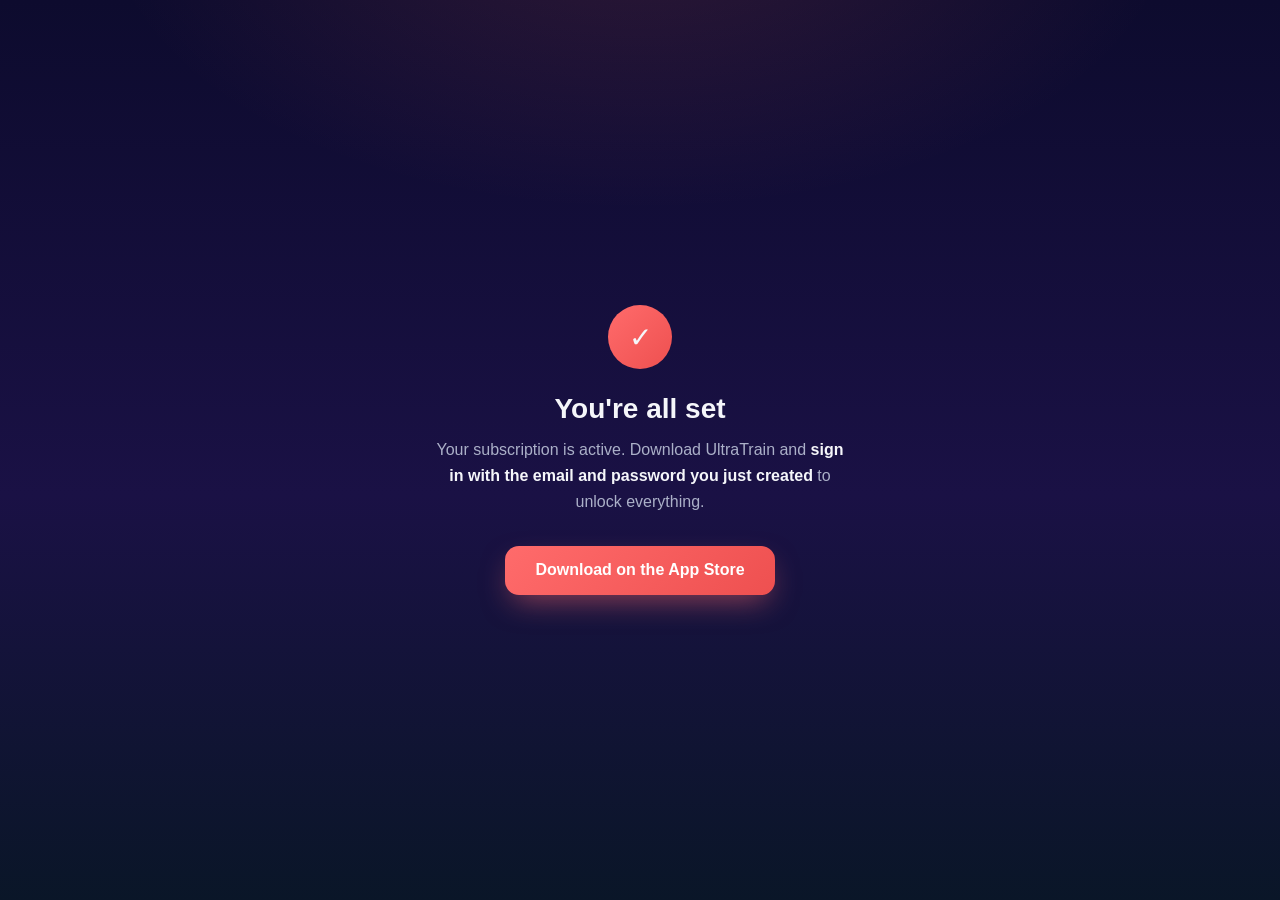
<file: checkout-success.html>
<!DOCTYPE html>
<html lang="en">
<head>
    <meta charset="UTF-8">
    <meta name="viewport" content="width=device-width, initial-scale=1.0">
    <title>You're in — UltraTrain</title>
    <meta name="theme-color" content="#0D0B2E">
    <link rel="icon" type="image/png" sizes="32x32" href="assets/favicon-32.png">
    <link rel="icon" type="image/png" sizes="64x64" href="assets/app-icon.png">
    <link rel="apple-touch-icon" href="assets/app-icon-large.png">
    <meta name="robots" content="noindex">
    <style>
        :root {
            --bg-deep: #0D0B2E;
            --bg-mid: #1A1145;
            --bg-navy: #0A1628;
            --coral: #FF6B6B;
            --coral-deep: #EE5050;
            --ink: #F5F6FA;
            --ink-dim: #ABB0C8;
        }

        * { margin: 0; padding: 0; box-sizing: border-box; }

        body {
            font-family: -apple-system, BlinkMacSystemFont, "SF Pro Display", "Segoe UI", Roboto, sans-serif;
            color: var(--ink);
            background:
                radial-gradient(ellipse 900px 500px at 50% -10%, rgba(255,107,107,0.14), transparent 60%),
                linear-gradient(180deg, var(--bg-deep) 0%, var(--bg-mid) 55%, var(--bg-navy) 100%);
            min-height: 100vh;
            display: flex;
            align-items: center;
            justify-content: center;
            padding: 2rem 1.5rem;
            text-align: center;
            -webkit-font-smoothing: antialiased;
        }

        .card { max-width: 420px; }

        .check {
            width: 64px;
            height: 64px;
            border-radius: 50%;
            background: linear-gradient(135deg, var(--coral), var(--coral-deep));
            display: flex;
            align-items: center;
            justify-content: center;
            margin: 0 auto 1.5rem;
            font-size: 1.75rem;
        }

        h1 { font-size: 1.75rem; font-weight: 800; margin-bottom: 0.75rem; }

        p { color: var(--ink-dim); font-size: 1rem; line-height: 1.6; margin-bottom: 2rem; }
        p strong { color: var(--ink); }

        .cta-primary {
            display: inline-flex;
            align-items: center;
            gap: 0.6rem;
            background: linear-gradient(135deg, var(--coral), var(--coral-deep));
            color: #fff;
            padding: 0.95rem 1.9rem;
            border-radius: 14px;
            text-decoration: none;
            font-weight: 700;
            font-size: 1rem;
            box-shadow: 0 12px 30px -8px rgba(255,107,107,0.55);
        }
    </style>
</head>
<body>

<div class="card">
    <div class="check">✓</div>
    <h1>You're all set</h1>
    <p>Your subscription is active. Download UltraTrain and <strong>sign in with the email and password you just created</strong> to unlock everything.</p>
    <a href="https://apps.apple.com/app/ultratrain/id6759983118" class="cta-primary">Download on the App Store</a>
</div>

</body>
</html>
</file>
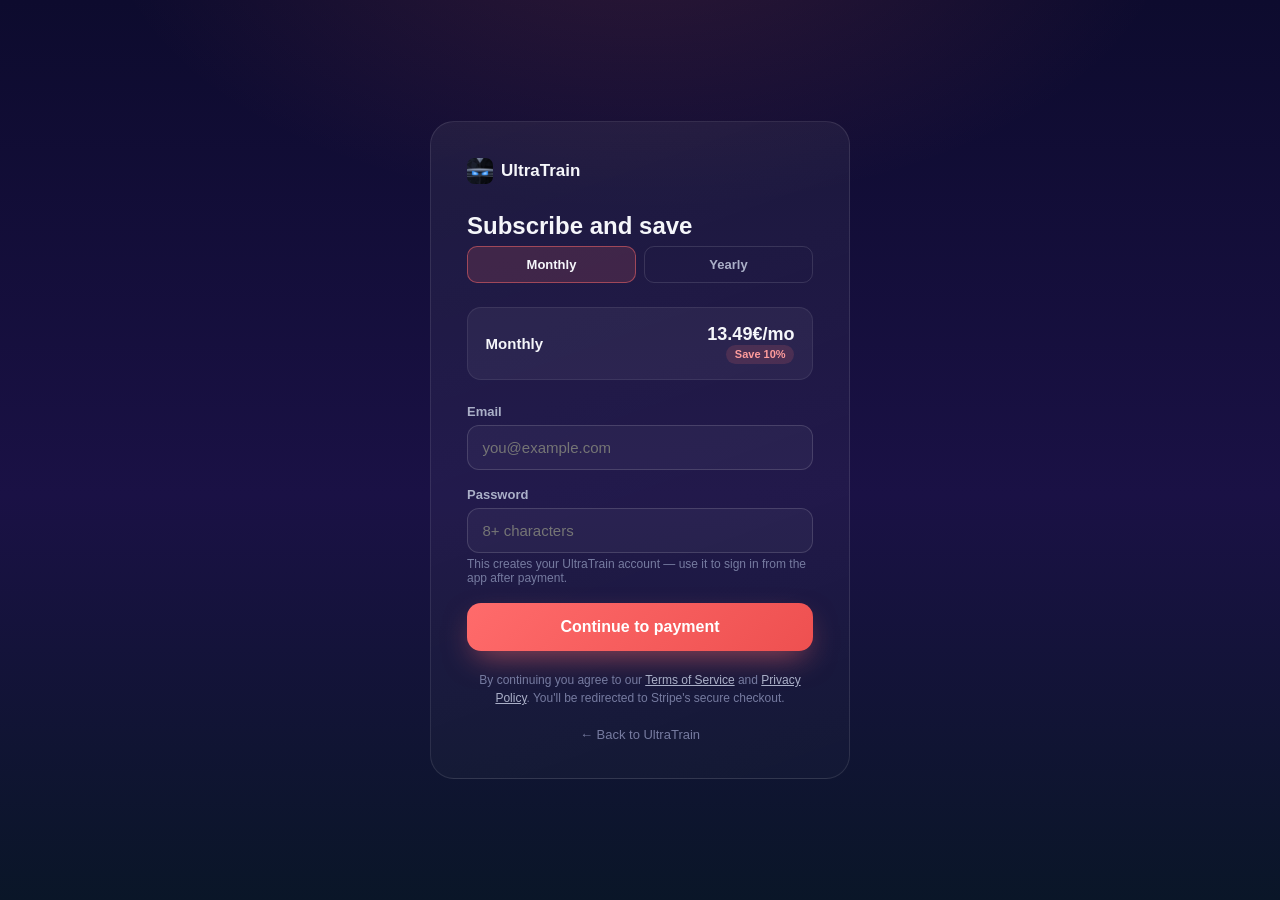
<file: checkout.html>
<!DOCTYPE html>
<html lang="en">
<head>
    <meta charset="UTF-8">
    <meta name="viewport" content="width=device-width, initial-scale=1.0">
    <title>Subscribe — UltraTrain</title>
    <meta name="theme-color" content="#0D0B2E">
    <link rel="icon" type="image/png" sizes="32x32" href="assets/favicon-32.png">
    <link rel="icon" type="image/png" sizes="64x64" href="assets/app-icon.png">
    <link rel="apple-touch-icon" href="assets/app-icon-large.png">
    <meta name="robots" content="noindex">
    <style>
        :root {
            --bg-deep: #0D0B2E;
            --bg-mid: #1A1145;
            --bg-navy: #0A1628;
            --coral: #FF6B6B;
            --coral-deep: #EE5050;
            --ink: #F5F6FA;
            --ink-dim: #ABB0C8;
            --ink-faint: #767ba0;
            --danger: #FF9C9C;
        }

        * { margin: 0; padding: 0; box-sizing: border-box; }

        body {
            font-family: -apple-system, BlinkMacSystemFont, "SF Pro Display", "Segoe UI", Roboto, sans-serif;
            color: var(--ink);
            background:
                radial-gradient(ellipse 900px 500px at 50% -10%, rgba(255,107,107,0.14), transparent 60%),
                linear-gradient(180deg, var(--bg-deep) 0%, var(--bg-mid) 55%, var(--bg-navy) 100%);
            min-height: 100vh;
            display: flex;
            align-items: center;
            justify-content: center;
            padding: 2rem 1.5rem;
            -webkit-font-smoothing: antialiased;
        }

        .card {
            width: 100%;
            max-width: 420px;
            background: linear-gradient(160deg, rgba(255,255,255,0.06), rgba(255,255,255,0.02));
            border: 1px solid rgba(255,255,255,0.1);
            border-radius: 24px;
            padding: 2.25rem;
        }

        .logo {
            display: flex;
            align-items: center;
            gap: 0.5rem;
            font-weight: 800;
            font-size: 1.0625rem;
            text-decoration: none;
            color: var(--ink);
            margin-bottom: 1.75rem;
        }

        .logo img { width: 26px; height: 26px; border-radius: 7px; }

        h1 { font-size: 1.5rem; font-weight: 800; margin-bottom: 0.4rem; }

        .plan-summary {
            display: flex;
            justify-content: space-between;
            align-items: center;
            background: rgba(255,255,255,0.05);
            border: 1px solid rgba(255,255,255,0.08);
            border-radius: 14px;
            padding: 1rem 1.1rem;
            margin: 1.25rem 0 1.5rem;
        }

        .plan-summary .name { font-weight: 700; font-size: 0.9375rem; }
        .plan-summary .save {
            font-size: 0.6875rem;
            font-weight: 700;
            color: var(--danger);
            background: rgba(255,107,107,0.15);
            padding: 0.2rem 0.55rem;
            border-radius: 100px;
        }
        .plan-summary .price { font-weight: 800; font-size: 1.125rem; }

        .plan-toggle {
            display: flex;
            gap: 0.5rem;
            margin-bottom: 1.5rem;
        }

        .plan-toggle button {
            flex: 1;
            padding: 0.6rem;
            border-radius: 10px;
            border: 1px solid rgba(255,255,255,0.12);
            background: transparent;
            color: var(--ink-dim);
            font-size: 0.8125rem;
            font-weight: 600;
            cursor: pointer;
        }

        .plan-toggle button.active {
            background: rgba(255,107,107,0.15);
            border-color: rgba(255,107,107,0.5);
            color: var(--ink);
        }

        label {
            display: block;
            font-size: 0.8125rem;
            font-weight: 600;
            color: var(--ink-dim);
            margin-bottom: 0.4rem;
        }

        input {
            width: 100%;
            padding: 0.8rem 0.9rem;
            border-radius: 12px;
            border: 1px solid rgba(255,255,255,0.14);
            background: rgba(255,255,255,0.04);
            color: var(--ink);
            font-size: 0.9375rem;
            margin-bottom: 1.1rem;
        }

        input:focus { outline: none; border-color: var(--coral); }

        .field-hint {
            font-size: 0.75rem;
            color: var(--ink-faint);
            margin-top: -0.85rem;
            margin-bottom: 1.1rem;
        }

        button.submit {
            width: 100%;
            padding: 0.95rem;
            border-radius: 14px;
            border: none;
            background: linear-gradient(135deg, var(--coral), var(--coral-deep));
            color: #fff;
            font-weight: 700;
            font-size: 1rem;
            cursor: pointer;
            box-shadow: 0 12px 30px -8px rgba(255,107,107,0.55);
        }

        button.submit:disabled { opacity: 0.6; cursor: default; }

        .error {
            display: none;
            background: rgba(255,107,107,0.12);
            border: 1px solid rgba(255,107,107,0.35);
            color: var(--danger);
            font-size: 0.8438rem;
            padding: 0.75rem 0.9rem;
            border-radius: 10px;
            margin-bottom: 1.1rem;
        }

        .fine-print {
            font-size: 0.75rem;
            color: var(--ink-faint);
            text-align: center;
            margin-top: 1.25rem;
            line-height: 1.5;
        }

        .fine-print a { color: var(--ink-dim); }

        .back-link {
            display: block;
            text-align: center;
            margin-top: 1.25rem;
            font-size: 0.8125rem;
            color: var(--ink-faint);
            text-decoration: none;
        }
    </style>
</head>
<body>

<div class="card">
    <a href="index.html" class="logo"><img src="assets/app-icon.png" alt=""> UltraTrain</a>
    <h1>Subscribe and save</h1>

    <div class="plan-toggle">
        <button type="button" id="btn-monthly">Monthly</button>
        <button type="button" id="btn-yearly">Yearly</button>
    </div>

    <div class="plan-summary">
        <div>
            <div class="name" id="plan-name">Monthly</div>
        </div>
        <div style="text-align: right;">
            <div class="price" id="plan-price">13.49€/mo</div>
            <span class="save">Save 10%</span>
        </div>
    </div>

    <div class="error" id="error-box"></div>

    <form id="checkout-form">
        <label for="email">Email</label>
        <input type="email" id="email" name="email" required autocomplete="email" placeholder="you@example.com">

        <label for="password">Password</label>
        <input type="password" id="password" name="password" required autocomplete="new-password" minlength="8" placeholder="8+ characters">
        <div class="field-hint">This creates your UltraTrain account — use it to sign in from the app after payment.</div>

        <button type="submit" class="submit" id="submit-btn">Continue to payment</button>
    </form>

    <p class="fine-print">By continuing you agree to our <a href="terms.html">Terms of Service</a> and <a href="privacy.html">Privacy Policy</a>. You'll be redirected to Stripe's secure checkout.</p>
    <a href="index.html" class="back-link">&larr; Back to UltraTrain</a>
</div>

<script>
    const API_BASE = "https://ultratrain-production.up.railway.app";
    const PLANS = {
        monthly: { name: "Monthly", price: "13.49€/mo", priceId: "price_1UGIEW56tz8ZbdUtWPtR1fnx" },
        yearly: { name: "Yearly", price: "44.99€/yr", priceId: "price_1UGIEU56tz8ZbdUt1UPmvf31" }
    };

    let selectedPlan = new URLSearchParams(window.location.search).get("plan") === "yearly" ? "yearly" : "monthly";

    function renderPlan() {
        const plan = PLANS[selectedPlan];
        document.getElementById("plan-name").textContent = plan.name;
        document.getElementById("plan-price").textContent = plan.price;
        document.getElementById("btn-monthly").classList.toggle("active", selectedPlan === "monthly");
        document.getElementById("btn-yearly").classList.toggle("active", selectedPlan === "yearly");
    }

    document.getElementById("btn-monthly").addEventListener("click", () => { selectedPlan = "monthly"; renderPlan(); });
    document.getElementById("btn-yearly").addEventListener("click", () => { selectedPlan = "yearly"; renderPlan(); });
    renderPlan();

    function showError(message) {
        const box = document.getElementById("error-box");
        box.textContent = message;
        box.style.display = "block";
    }

    function hideError() {
        document.getElementById("error-box").style.display = "none";
    }

    document.getElementById("checkout-form").addEventListener("submit", async (event) => {
        event.preventDefault();
        hideError();

        const submitBtn = document.getElementById("submit-btn");
        const email = document.getElementById("email").value.trim();
        const password = document.getElementById("password").value;

        submitBtn.disabled = true;
        submitBtn.textContent = "Please wait...";

        try {
            const registerResponse = await fetch(`${API_BASE}/v1/web/register`, {
                method: "POST",
                headers: { "Content-Type": "application/json" },
                body: JSON.stringify({ email, password })
            });

            if (!registerResponse.ok) {
                const body = await registerResponse.json().catch(() => ({}));
                if (registerResponse.status === 409) {
                    throw new Error("You already have an account with this email. Open the UltraTrain app and sign in there instead.");
                }
                throw new Error(body.reason || "Could not create your account. Please check your details and try again.");
            }

            const { access_token: accessToken } = await registerResponse.json();

            const sessionResponse = await fetch(`${API_BASE}/v1/billing/create-checkout-session`, {
                method: "POST",
                headers: {
                    "Content-Type": "application/json",
                    "Authorization": `Bearer ${accessToken}`
                },
                body: JSON.stringify({ priceId: PLANS[selectedPlan].priceId })
            });

            if (!sessionResponse.ok) {
                throw new Error("Could not start checkout. Please try again in a moment.");
            }

            const { url } = await sessionResponse.json();
            window.location.href = url;
        } catch (err) {
            showError(err.message || "Something went wrong. Please try again.");
            submitBtn.disabled = false;
            submitBtn.textContent = "Continue to payment";
        }
    });
</script>

</body>
</html>
</file>
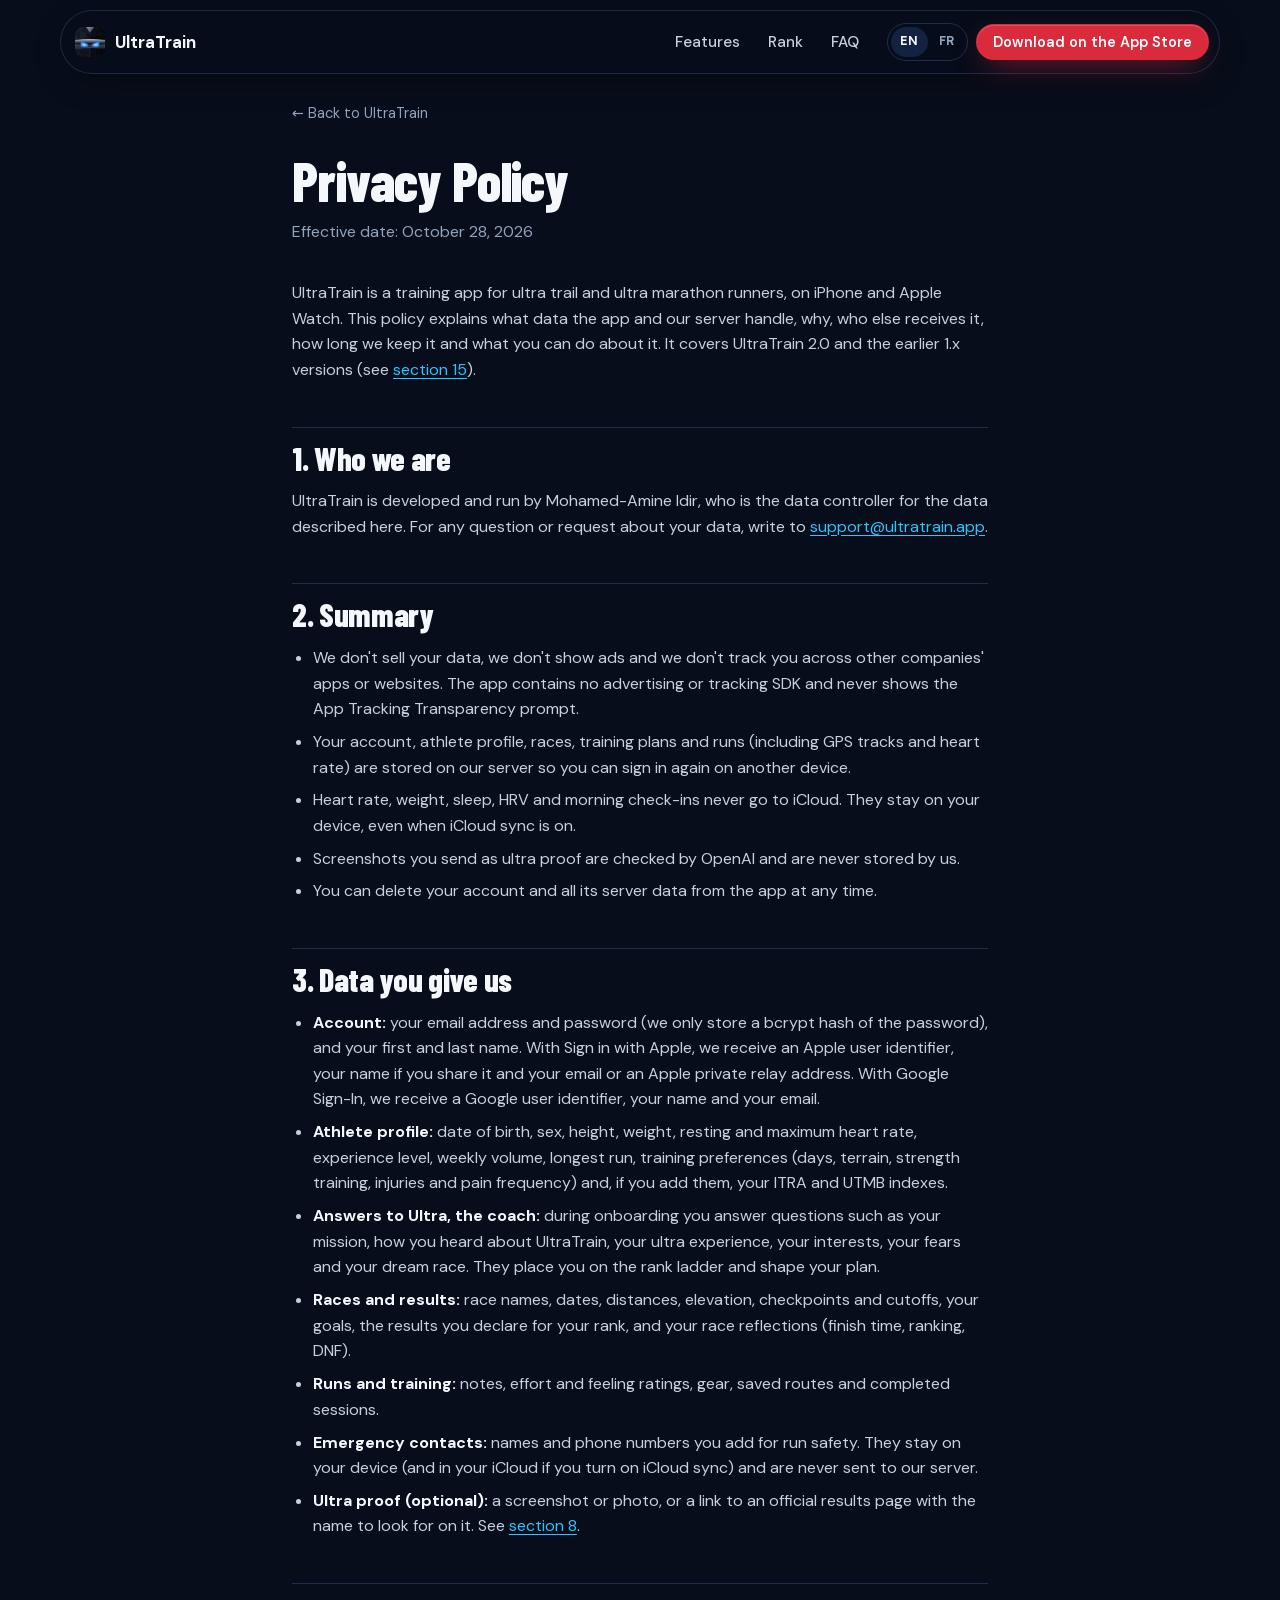
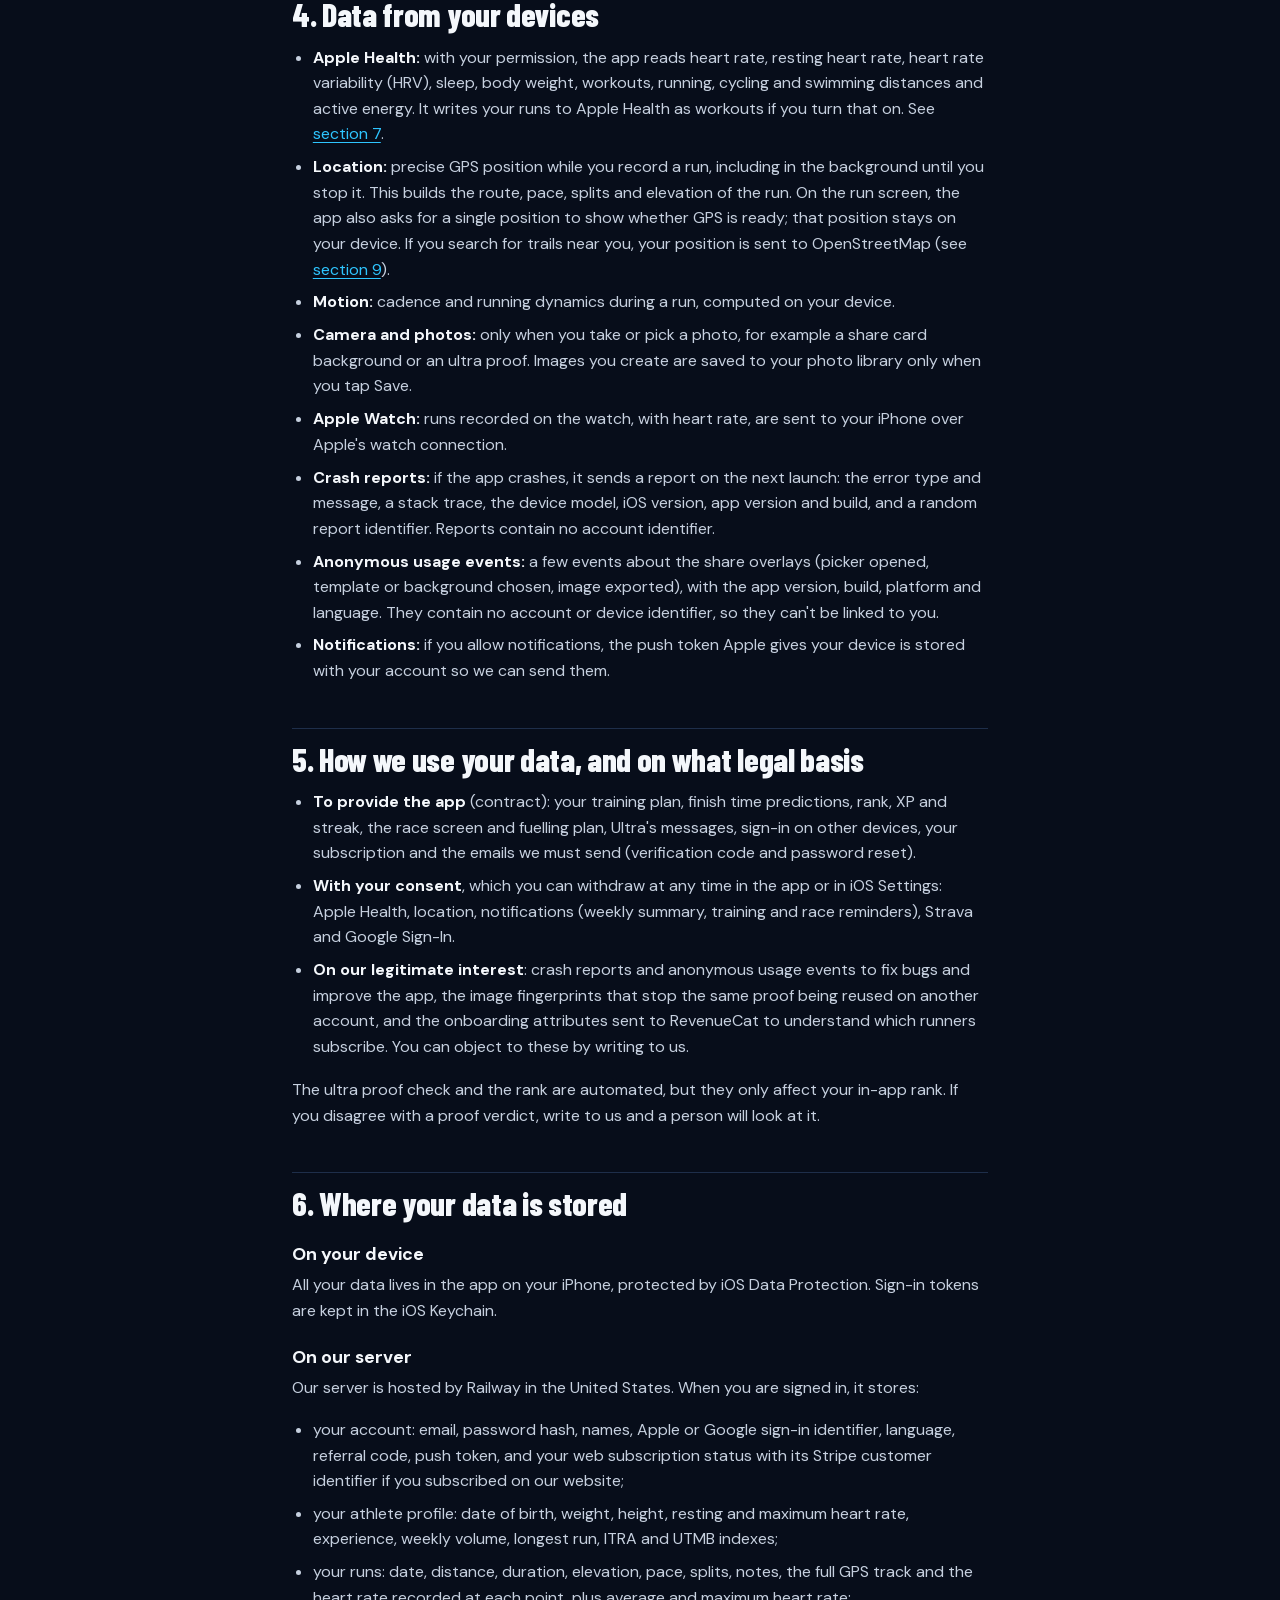
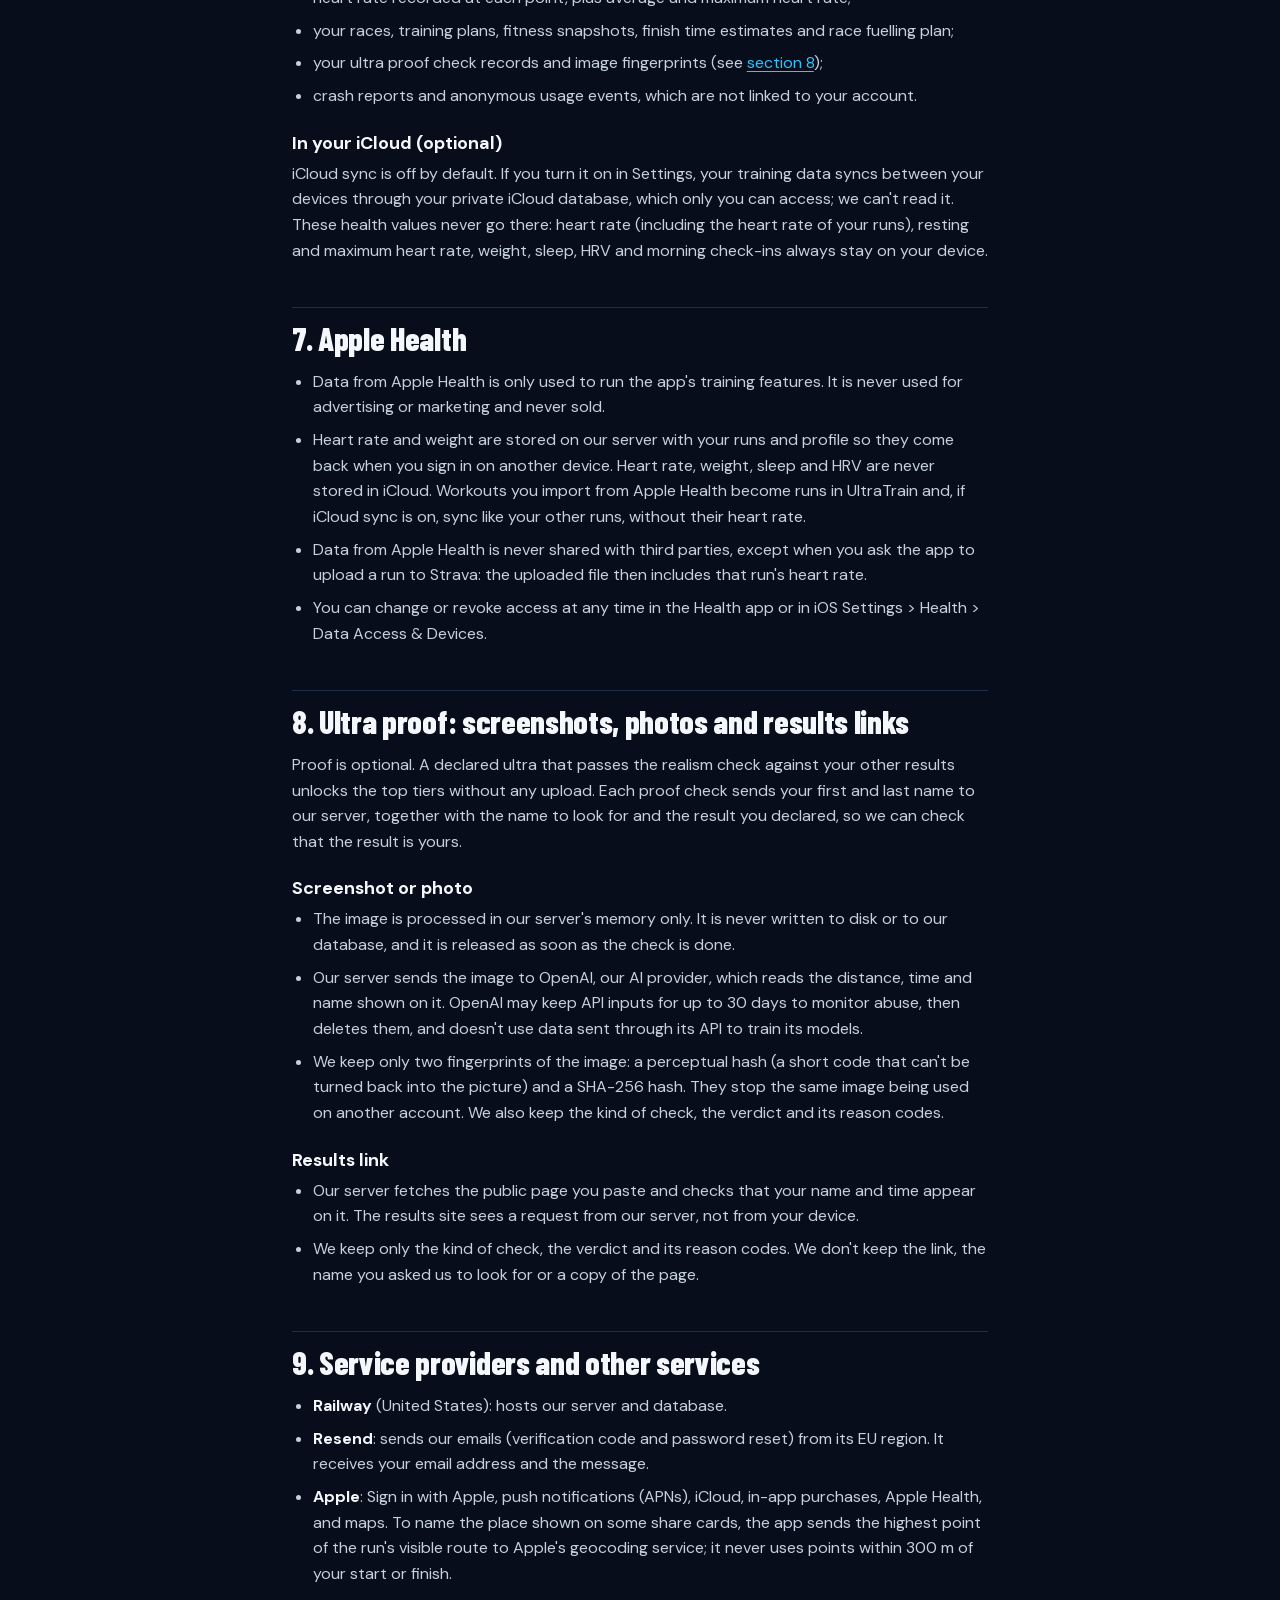
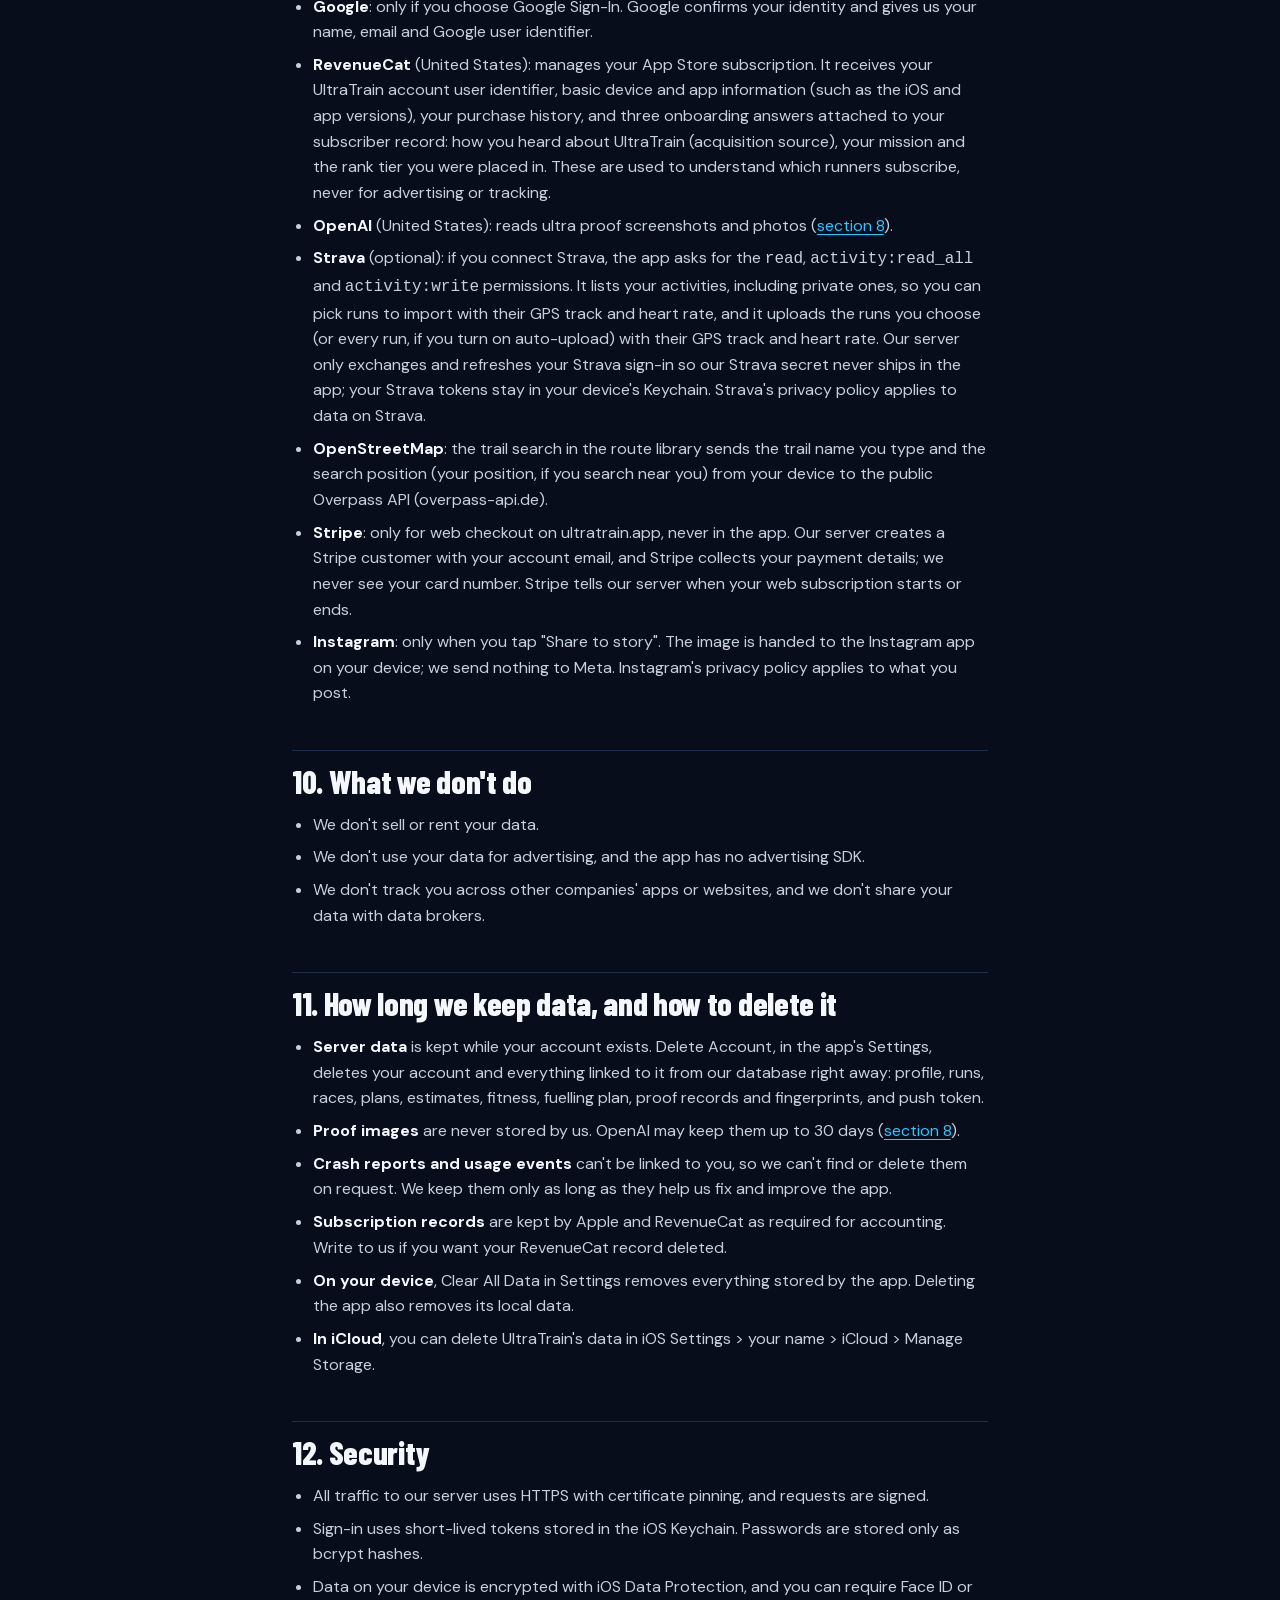
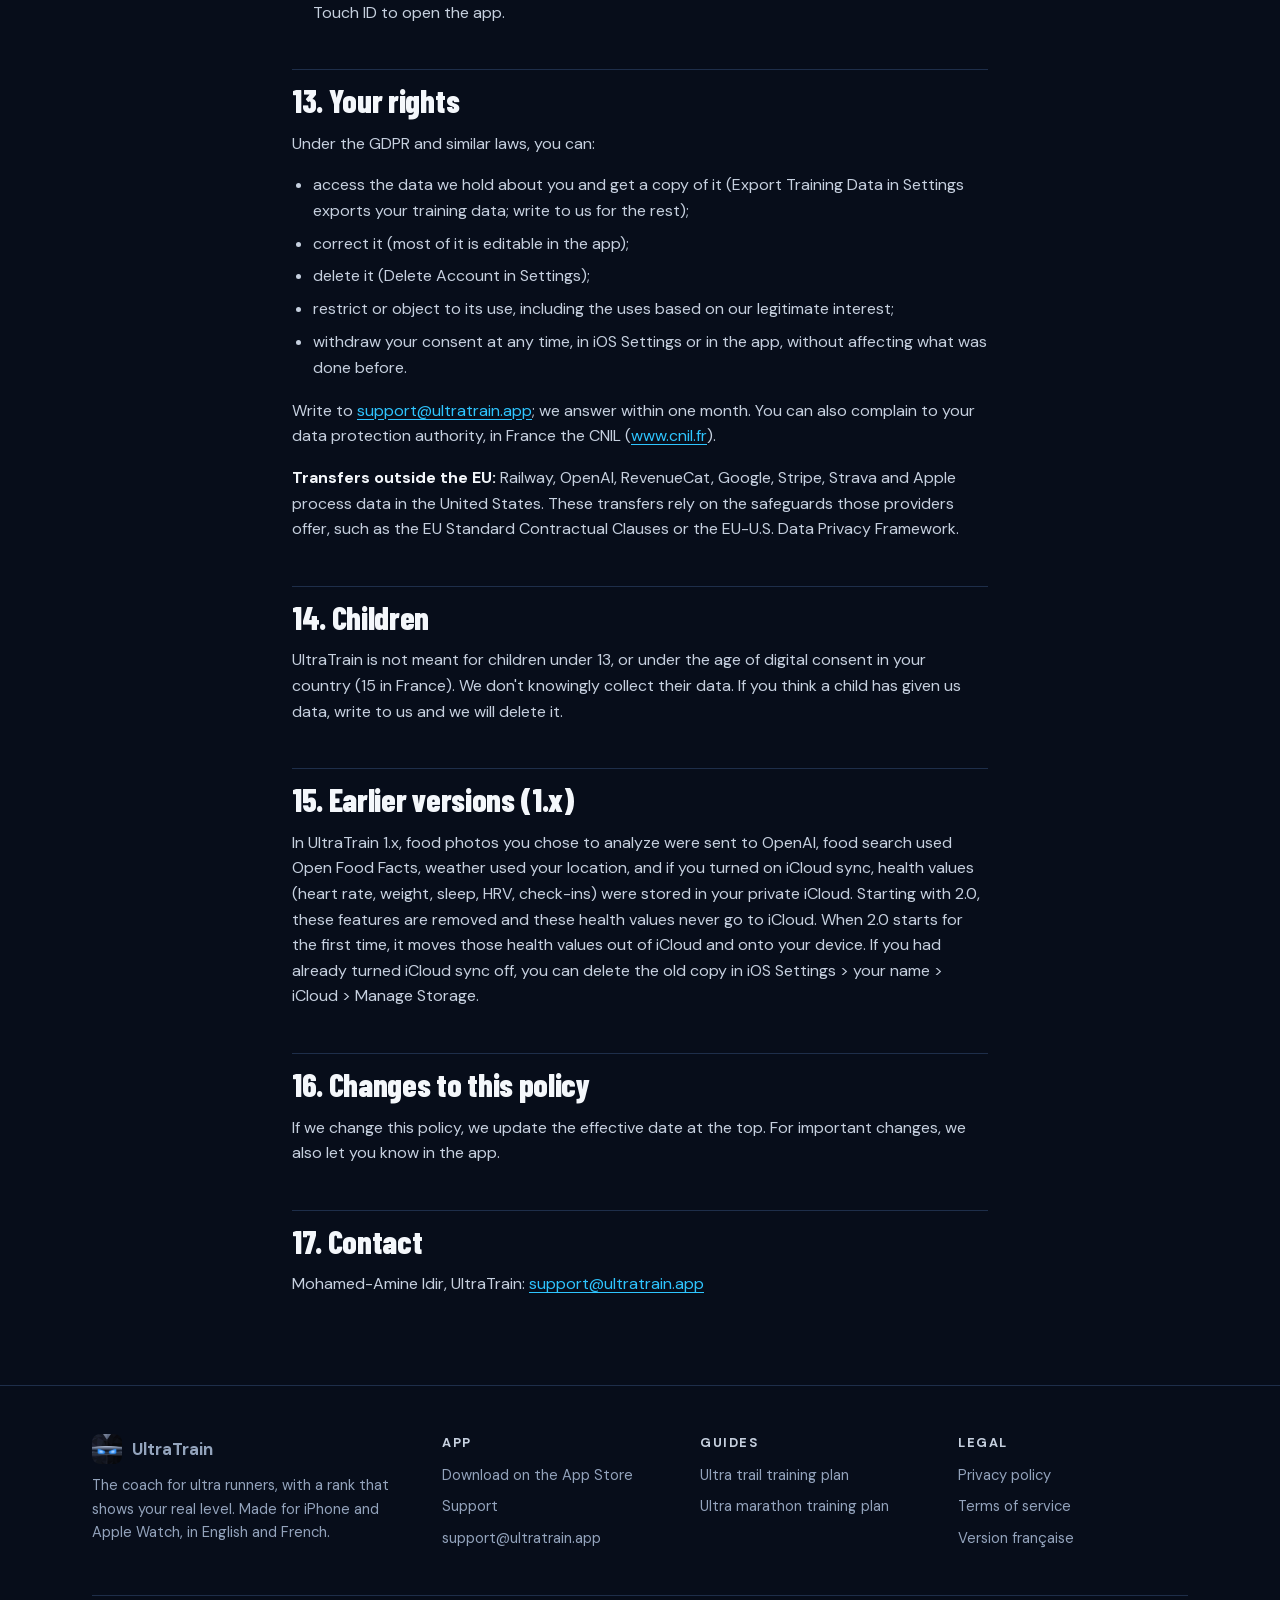
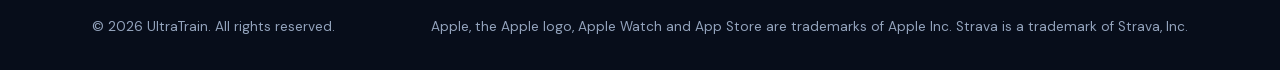
<file: privacy.html>
<!DOCTYPE html>
<html lang="en">
<head>
    <meta charset="UTF-8">
    <meta name="viewport" content="width=device-width, initial-scale=1.0">
    <title>Privacy Policy - UltraTrain</title>
    <meta name="description" content="How UltraTrain, the ultra trail and ultra marathon training plan app, collects, uses, and protects your data.">
    <meta name="theme-color" content="#070D1A">
    <meta name="apple-itunes-app" content="app-id=6759983118">
    <link rel="icon" type="image/png" sizes="32x32" href="assets/favicon-32.png">
    <link rel="icon" type="image/png" sizes="64x64" href="assets/app-icon.png">
    <link rel="apple-touch-icon" href="assets/app-icon-large.png">
    <link rel="canonical" href="https://ultratrain.app/privacy.html">
    <link rel="alternate" hreflang="en" href="https://ultratrain.app/privacy.html">
    <link rel="alternate" hreflang="fr" href="https://ultratrain.app/fr/privacy.html">
    <link rel="alternate" hreflang="x-default" href="https://ultratrain.app/privacy.html">
    <meta property="og:title" content="Privacy Policy - UltraTrain">
    <meta property="og:description" content="How UltraTrain, the ultra trail and ultra marathon training plan app, collects, uses, and protects your data.">
    <meta property="og:image" content="https://ultratrain.app/assets/og/og-home-en.png">
    <meta property="og:image:width" content="1200">
    <meta property="og:image:height" content="630">
    <meta property="og:url" content="https://ultratrain.app/privacy.html">
    <meta property="og:type" content="website">
    <meta property="og:site_name" content="UltraTrain">
    <meta property="og:locale" content="en_US">
    <meta name="twitter:card" content="summary_large_image">
    <meta name="twitter:title" content="Privacy Policy - UltraTrain">
    <meta name="twitter:description" content="How UltraTrain, the ultra trail and ultra marathon training plan app, collects, uses, and protects your data.">
    <meta name="twitter:image" content="https://ultratrain.app/assets/og/og-home-en.png">
    <link rel="preload" href="assets/fonts/DMSans-latin.woff2" as="font" type="font/woff2" crossorigin>
    <link rel="stylesheet" href="assets/site.css">
</head>
<body>
<a class="skip-link" href="#main">Skip to content</a>

<header class="nav">
    <div class="nav-inner">
        <a class="brand" href="/" aria-label="UltraTrain home"><img src="assets/app-icon-large.png" width="30" height="30" alt="">UltraTrain</a>
        <nav class="nav-links" aria-label="Primary">
            <a href="/#features">Features</a>
            <a href="/#rank">Rank</a>
            <a href="/#faq">FAQ</a>
        </nav>
        <div class="lang" aria-label="Language">
            <span aria-current="true" lang="en">EN</span>
            <a href="/fr/privacy.html" lang="fr" hreflang="fr">FR</a>
        </div>
        <a class="btn btn-primary btn-sm nav-cta" href="https://apps.apple.com/app/ultratrain/id6759983118">Download on the App Store</a>
        <a class="nav-store-icon" href="https://apps.apple.com/app/ultratrain/id6759983118" aria-label="Download on the App Store">
            <svg viewBox="0 0 24 24" fill="currentColor" aria-hidden="true"><path d="M16.37 12.7c-.03-2.6 2.12-3.85 2.22-3.91-1.21-1.77-3.09-2.01-3.76-2.04-1.6-.16-3.12.94-3.93.94-.81 0-2.06-.92-3.39-.89-1.74.03-3.35 1.01-4.25 2.57-1.81 3.14-.46 7.79 1.3 10.34.86 1.25 1.89 2.65 3.24 2.6 1.3-.05 1.79-.84 3.36-.84 1.57 0 2.01.84 3.39.81 1.4-.02 2.29-1.27 3.14-2.52.99-1.45 1.4-2.85 1.42-2.92-.03-.01-2.72-1.04-2.74-4.14zM13.8 5.06c.71-.87 1.2-2.07 1.07-3.27-1.03.04-2.28.69-3.02 1.55-.66.77-1.24 1.99-1.09 3.17 1.15.09 2.33-.58 3.04-1.45z"/></svg>
        </a>
        <button class="nav-toggle" type="button" aria-expanded="false" aria-controls="menu" aria-label="Menu">
            <svg viewBox="0 0 24 24" fill="none" stroke="currentColor" stroke-width="2" stroke-linecap="round" aria-hidden="true"><path d="M4 7h16M4 12h16M4 17h16"/></svg>
        </button>
    </div>
    <div class="nav-menu" id="menu" data-open="false">
        <a href="/#features">Features</a>
        <a href="/#rank">Rank</a>
        <a href="/#faq">FAQ</a>
        <a href="support.html">Support</a>
        <a class="btn btn-primary" href="https://apps.apple.com/app/ultratrain/id6759983118">Download on the App Store</a>
    </div>
</header>

<main id="main" class="page">
<div class="container">
    <a href="/" class="back">&larr; Back to UltraTrain</a>
    <h1>Privacy Policy</h1>
    <p class="date">Effective date: October 28, 2026</p>

    <p>UltraTrain is a training app for ultra trail and ultra marathon runners, on iPhone and Apple Watch. This policy explains what data the app and our server handle, why, who else receives it, how long we keep it and what you can do about it. It covers UltraTrain 2.0 and the earlier 1.x versions (see <a href="#earlier-versions">section 15</a>).</p>

    <h2 id="who-we-are">1. Who we are</h2>
    <p>UltraTrain is developed and run by Mohamed-Amine Idir, who is the data controller for the data described here. For any question or request about your data, write to <a href="mailto:support@ultratrain.app">support@ultratrain.app</a>.</p>

    <h2 id="summary">2. Summary</h2>
    <ul>
        <li>We don't sell your data, we don't show ads and we don't track you across other companies' apps or websites. The app contains no advertising or tracking SDK and never shows the App Tracking Transparency prompt.</li>
        <li>Your account, athlete profile, races, training plans and runs (including GPS tracks and heart rate) are stored on our server so you can sign in again on another device.</li>
        <li>Heart rate, weight, sleep, HRV and morning check-ins never go to iCloud. They stay on your device, even when iCloud sync is on.</li>
        <li>Screenshots you send as ultra proof are checked by OpenAI and are never stored by us.</li>
        <li>You can delete your account and all its server data from the app at any time.</li>
    </ul>

    <h2 id="data-you-give">3. Data you give us</h2>
    <ul>
        <li><strong>Account:</strong> your email address and password (we only store a bcrypt hash of the password), and your first and last name. With Sign in with Apple, we receive an Apple user identifier, your name if you share it and your email or an Apple private relay address. With Google Sign-In, we receive a Google user identifier, your name and your email.</li>
        <li><strong>Athlete profile:</strong> date of birth, sex, height, weight, resting and maximum heart rate, experience level, weekly volume, longest run, training preferences (days, terrain, strength training, injuries and pain frequency) and, if you add them, your ITRA and UTMB indexes.</li>
        <li><strong>Answers to Ultra, the coach:</strong> during onboarding you answer questions such as your mission, how you heard about UltraTrain, your ultra experience, your interests, your fears and your dream race. They place you on the rank ladder and shape your plan.</li>
        <li><strong>Races and results:</strong> race names, dates, distances, elevation, checkpoints and cutoffs, your goals, the results you declare for your rank, and your race reflections (finish time, ranking, DNF).</li>
        <li><strong>Runs and training:</strong> notes, effort and feeling ratings, gear, saved routes and completed sessions.</li>
        <li><strong>Emergency contacts:</strong> names and phone numbers you add for run safety. They stay on your device (and in your iCloud if you turn on iCloud sync) and are never sent to our server.</li>
        <li><strong>Ultra proof (optional):</strong> a screenshot or photo, or a link to an official results page with the name to look for on it. See <a href="#ultra-proof">section 8</a>.</li>
    </ul>

    <h2 id="data-from-devices">4. Data from your devices</h2>
    <ul>
        <li><strong>Apple Health:</strong> with your permission, the app reads heart rate, resting heart rate, heart rate variability (HRV), sleep, body weight, workouts, running, cycling and swimming distances and active energy. It writes your runs to Apple Health as workouts if you turn that on. See <a href="#apple-health">section 7</a>.</li>
        <li><strong>Location:</strong> precise GPS position while you record a run, including in the background until you stop it. This builds the route, pace, splits and elevation of the run. On the run screen, the app also asks for a single position to show whether GPS is ready; that position stays on your device. If you search for trails near you, your position is sent to OpenStreetMap (see <a href="#providers">section 9</a>).</li>
        <li><strong>Motion:</strong> cadence and running dynamics during a run, computed on your device.</li>
        <li><strong>Camera and photos:</strong> only when you take or pick a photo, for example a share card background or an ultra proof. Images you create are saved to your photo library only when you tap Save.</li>
        <li><strong>Apple Watch:</strong> runs recorded on the watch, with heart rate, are sent to your iPhone over Apple's watch connection.</li>
        <li><strong>Crash reports:</strong> if the app crashes, it sends a report on the next launch: the error type and message, a stack trace, the device model, iOS version, app version and build, and a random report identifier. Reports contain no account identifier.</li>
        <li><strong>Anonymous usage events:</strong> a few events about the share overlays (picker opened, template or background chosen, image exported), with the app version, build, platform and language. They contain no account or device identifier, so they can't be linked to you.</li>
        <li><strong>Notifications:</strong> if you allow notifications, the push token Apple gives your device is stored with your account so we can send them.</li>
    </ul>

    <h2 id="how-we-use">5. How we use your data, and on what legal basis</h2>
    <ul>
        <li><strong>To provide the app</strong> (contract): your training plan, finish time predictions, rank, XP and streak, the race screen and fuelling plan, Ultra's messages, sign-in on other devices, your subscription and the emails we must send (verification code and password reset).</li>
        <li><strong>With your consent</strong>, which you can withdraw at any time in the app or in iOS Settings: Apple Health, location, notifications (weekly summary, training and race reminders), Strava and Google Sign-In.</li>
        <li><strong>On our legitimate interest</strong>: crash reports and anonymous usage events to fix bugs and improve the app, the image fingerprints that stop the same proof being reused on another account, and the onboarding attributes sent to RevenueCat to understand which runners subscribe. You can object to these by writing to us.</li>
    </ul>
    <p>The ultra proof check and the rank are automated, but they only affect your in-app rank. If you disagree with a proof verdict, write to us and a person will look at it.</p>

    <h2 id="storage">6. Where your data is stored</h2>
    <h3>On your device</h3>
    <p>All your data lives in the app on your iPhone, protected by iOS Data Protection. Sign-in tokens are kept in the iOS Keychain.</p>
    <h3>On our server</h3>
    <p>Our server is hosted by Railway in the United States. When you are signed in, it stores:</p>
    <ul>
        <li>your account: email, password hash, names, Apple or Google sign-in identifier, language, referral code, push token, and your web subscription status with its Stripe customer identifier if you subscribed on our website;</li>
        <li>your athlete profile: date of birth, weight, height, resting and maximum heart rate, experience, weekly volume, longest run, ITRA and UTMB indexes;</li>
        <li>your runs: date, distance, duration, elevation, pace, splits, notes, the full GPS track and the heart rate recorded at each point, plus average and maximum heart rate;</li>
        <li>your races, training plans, fitness snapshots, finish time estimates and race fuelling plan;</li>
        <li>your ultra proof check records and image fingerprints (see <a href="#ultra-proof">section 8</a>);</li>
        <li>crash reports and anonymous usage events, which are not linked to your account.</li>
    </ul>
    <h3>In your iCloud (optional)</h3>
    <p>iCloud sync is off by default. If you turn it on in Settings, your training data syncs between your devices through your private iCloud database, which only you can access; we can't read it. These health values never go there: heart rate (including the heart rate of your runs), resting and maximum heart rate, weight, sleep, HRV and morning check-ins always stay on your device.</p>

    <h2 id="apple-health">7. Apple Health</h2>
    <ul>
        <li>Data from Apple Health is only used to run the app's training features. It is never used for advertising or marketing and never sold.</li>
        <li>Heart rate and weight are stored on our server with your runs and profile so they come back when you sign in on another device. Heart rate, weight, sleep and HRV are never stored in iCloud. Workouts you import from Apple Health become runs in UltraTrain and, if iCloud sync is on, sync like your other runs, without their heart rate.</li>
        <li>Data from Apple Health is never shared with third parties, except when you ask the app to upload a run to Strava: the uploaded file then includes that run's heart rate.</li>
        <li>You can change or revoke access at any time in the Health app or in iOS Settings &gt; Health &gt; Data Access &amp; Devices.</li>
    </ul>

    <h2 id="ultra-proof">8. Ultra proof: screenshots, photos and results links</h2>
    <p>Proof is optional. A declared ultra that passes the realism check against your other results unlocks the top tiers without any upload. Each proof check sends your first and last name to our server, together with the name to look for and the result you declared, so we can check that the result is yours.</p>
    <h3>Screenshot or photo</h3>
    <ul>
        <li>The image is processed in our server's memory only. It is never written to disk or to our database, and it is released as soon as the check is done.</li>
        <li>Our server sends the image to OpenAI, our AI provider, which reads the distance, time and name shown on it. OpenAI may keep API inputs for up to 30 days to monitor abuse, then deletes them, and doesn't use data sent through its API to train its models.</li>
        <li>We keep only two fingerprints of the image: a perceptual hash (a short code that can't be turned back into the picture) and a SHA-256 hash. They stop the same image being used on another account. We also keep the kind of check, the verdict and its reason codes.</li>
    </ul>
    <h3>Results link</h3>
    <ul>
        <li>Our server fetches the public page you paste and checks that your name and time appear on it. The results site sees a request from our server, not from your device.</li>
        <li>We keep only the kind of check, the verdict and its reason codes. We don't keep the link, the name you asked us to look for or a copy of the page.</li>
    </ul>

    <h2 id="providers">9. Service providers and other services</h2>
    <ul>
        <li><strong>Railway</strong> (United States): hosts our server and database.</li>
        <li><strong>Resend</strong>: sends our emails (verification code and password reset) from its EU region. It receives your email address and the message.</li>
        <li><strong>Apple</strong>: Sign in with Apple, push notifications (APNs), iCloud, in-app purchases, Apple Health, and maps. To name the place shown on some share cards, the app sends the highest point of the run's visible route to Apple's geocoding service; it never uses points within 300 m of your start or finish.</li>
        <li><strong>Google</strong>: only if you choose Google Sign-In. Google confirms your identity and gives us your name, email and Google user identifier.</li>
        <li><strong>RevenueCat</strong> (United States): manages your App Store subscription. It receives your UltraTrain account user identifier, basic device and app information (such as the iOS and app versions), your purchase history, and three onboarding answers attached to your subscriber record: how you heard about UltraTrain (acquisition source), your mission and the rank tier you were placed in. These are used to understand which runners subscribe, never for advertising or tracking.</li>
        <li><strong>OpenAI</strong> (United States): reads ultra proof screenshots and photos (<a href="#ultra-proof">section 8</a>).</li>
        <li><strong>Strava</strong> (optional): if you connect Strava, the app asks for the <code>read</code>, <code>activity:read_all</code> and <code>activity:write</code> permissions. It lists your activities, including private ones, so you can pick runs to import with their GPS track and heart rate, and it uploads the runs you choose (or every run, if you turn on auto-upload) with their GPS track and heart rate. Our server only exchanges and refreshes your Strava sign-in so our Strava secret never ships in the app; your Strava tokens stay in your device's Keychain. Strava's privacy policy applies to data on Strava.</li>
        <li><strong>OpenStreetMap</strong>: the trail search in the route library sends the trail name you type and the search position (your position, if you search near you) from your device to the public Overpass API (overpass-api.de).</li>
        <li><strong>Stripe</strong>: only for web checkout on ultratrain.app, never in the app. Our server creates a Stripe customer with your account email, and Stripe collects your payment details; we never see your card number. Stripe tells our server when your web subscription starts or ends.</li>
        <li><strong>Instagram</strong>: only when you tap "Share to story". The image is handed to the Instagram app on your device; we send nothing to Meta. Instagram's privacy policy applies to what you post.</li>
    </ul>

    <h2 id="what-we-dont-do">10. What we don't do</h2>
    <ul>
        <li>We don't sell or rent your data.</li>
        <li>We don't use your data for advertising, and the app has no advertising SDK.</li>
        <li>We don't track you across other companies' apps or websites, and we don't share your data with data brokers.</li>
    </ul>

    <h2 id="retention">11. How long we keep data, and how to delete it</h2>
    <ul>
        <li><strong>Server data</strong> is kept while your account exists. Delete Account, in the app's Settings, deletes your account and everything linked to it from our database right away: profile, runs, races, plans, estimates, fitness, fuelling plan, proof records and fingerprints, and push token.</li>
        <li><strong>Proof images</strong> are never stored by us. OpenAI may keep them up to 30 days (<a href="#ultra-proof">section 8</a>).</li>
        <li><strong>Crash reports and usage events</strong> can't be linked to you, so we can't find or delete them on request. We keep them only as long as they help us fix and improve the app.</li>
        <li><strong>Subscription records</strong> are kept by Apple and RevenueCat as required for accounting. Write to us if you want your RevenueCat record deleted.</li>
        <li><strong>On your device</strong>, Clear All Data in Settings removes everything stored by the app. Deleting the app also removes its local data.</li>
        <li><strong>In iCloud</strong>, you can delete UltraTrain's data in iOS Settings &gt; your name &gt; iCloud &gt; Manage Storage.</li>
    </ul>

    <h2 id="security">12. Security</h2>
    <ul>
        <li>All traffic to our server uses HTTPS with certificate pinning, and requests are signed.</li>
        <li>Sign-in uses short-lived tokens stored in the iOS Keychain. Passwords are stored only as bcrypt hashes.</li>
        <li>Data on your device is encrypted with iOS Data Protection, and you can require Face ID or Touch ID to open the app.</li>
    </ul>

    <h2 id="rights">13. Your rights</h2>
    <p>Under the GDPR and similar laws, you can:</p>
    <ul>
        <li>access the data we hold about you and get a copy of it (Export Training Data in Settings exports your training data; write to us for the rest);</li>
        <li>correct it (most of it is editable in the app);</li>
        <li>delete it (Delete Account in Settings);</li>
        <li>restrict or object to its use, including the uses based on our legitimate interest;</li>
        <li>withdraw your consent at any time, in iOS Settings or in the app, without affecting what was done before.</li>
    </ul>
    <p>Write to <a href="mailto:support@ultratrain.app">support@ultratrain.app</a>; we answer within one month. You can also complain to your data protection authority, in France the CNIL (<a href="https://www.cnil.fr">www.cnil.fr</a>).</p>
    <p><strong>Transfers outside the EU:</strong> Railway, OpenAI, RevenueCat, Google, Stripe, Strava and Apple process data in the United States. These transfers rely on the safeguards those providers offer, such as the EU Standard Contractual Clauses or the EU-U.S. Data Privacy Framework.</p>

    <h2 id="children">14. Children</h2>
    <p>UltraTrain is not meant for children under 13, or under the age of digital consent in your country (15 in France). We don't knowingly collect their data. If you think a child has given us data, write to us and we will delete it.</p>

    <h2 id="earlier-versions">15. Earlier versions (1.x)</h2>
    <p>In UltraTrain 1.x, food photos you chose to analyze were sent to OpenAI, food search used Open Food Facts, weather used your location, and if you turned on iCloud sync, health values (heart rate, weight, sleep, HRV, check-ins) were stored in your private iCloud. Starting with 2.0, these features are removed and these health values never go to iCloud. When 2.0 starts for the first time, it moves those health values out of iCloud and onto your device. If you had already turned iCloud sync off, you can delete the old copy in iOS Settings &gt; your name &gt; iCloud &gt; Manage Storage.</p>

    <h2 id="changes">16. Changes to this policy</h2>
    <p>If we change this policy, we update the effective date at the top. For important changes, we also let you know in the app.</p>

    <h2 id="contact">17. Contact</h2>
    <p>Mohamed-Amine Idir, UltraTrain: <a href="mailto:support@ultratrain.app">support@ultratrain.app</a></p>
</div>
</main>

<footer class="footer">
    <div class="container">
        <div class="footer-grid">
            <div>
                <a class="brand" href="/"><img src="assets/app-icon-large.png" width="30" height="30" alt="">UltraTrain</a>
                <p>The coach for ultra runners, with a rank that shows your real level. Made for iPhone and Apple Watch, in English and French.</p>
            </div>
            <div>
                <h3 class="footer-h">App</h3>
                <ul>
                    <li><a href="https://apps.apple.com/app/ultratrain/id6759983118">Download on the App Store</a></li>
                    <li><a href="support.html">Support</a></li>
                    <li><a href="mailto:support@ultratrain.app">support@ultratrain.app</a></li>
                </ul>
            </div>
            <div>
                <h3 class="footer-h">Guides</h3>
                <ul>
                    <li><a href="ultra-trail-training-plan.html">Ultra trail training plan</a></li>
                    <li><a href="ultra-marathon-training-plan.html">Ultra marathon training plan</a></li>
                </ul>
            </div>
            <div>
                <h3 class="footer-h">Legal</h3>
                <ul>
                    <li><a href="privacy.html">Privacy policy</a></li>
                    <li><a href="terms.html">Terms of service</a></li>
                    <li><a href="/fr/privacy.html" lang="fr" hreflang="fr">Version française</a></li>
                </ul>
            </div>
        </div>
        <div class="footer-bottom">
            <span>&copy; 2026 UltraTrain. All rights reserved.</span>
            <span>Apple, the Apple logo, Apple Watch and App Store are trademarks of Apple Inc. Strava is a trademark of Strava, Inc.</span>
        </div>
    </div>
</footer>

<script src="assets/site.js" defer></script>
</body>
</html>
</file>
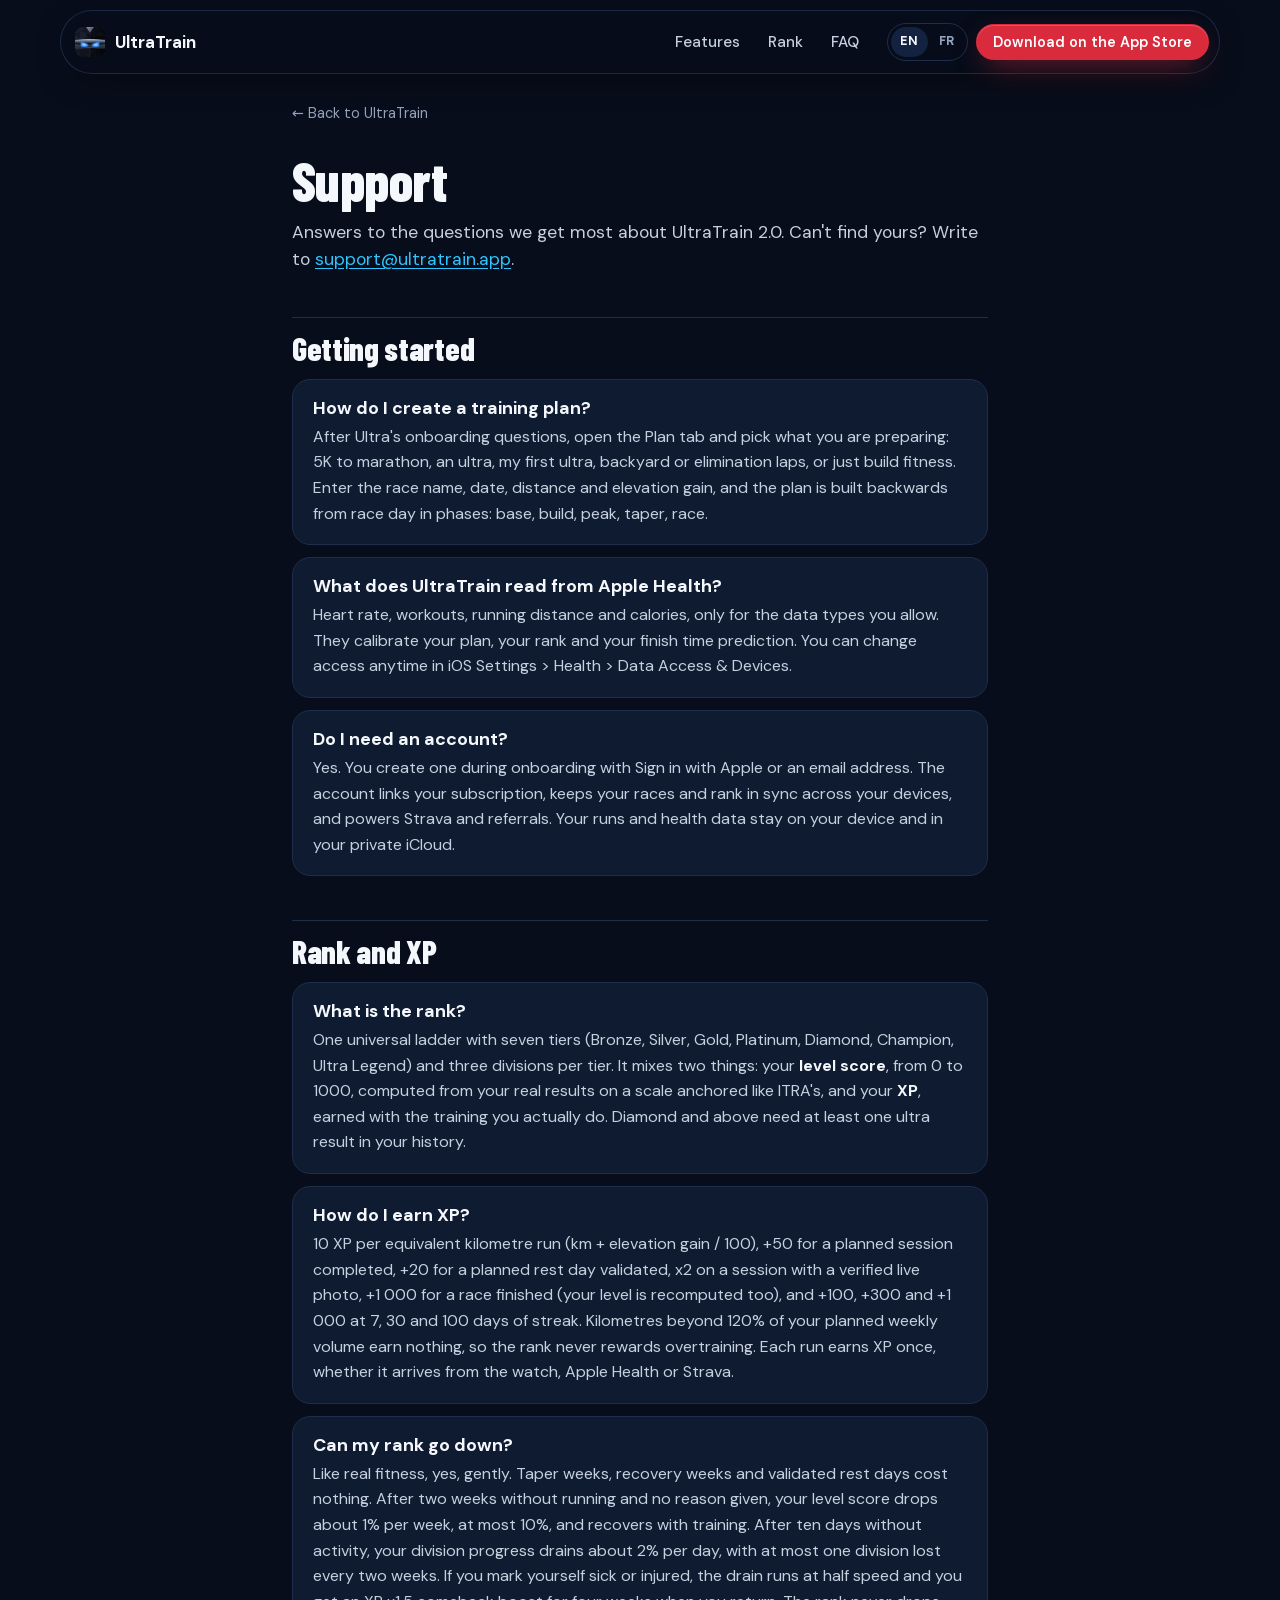
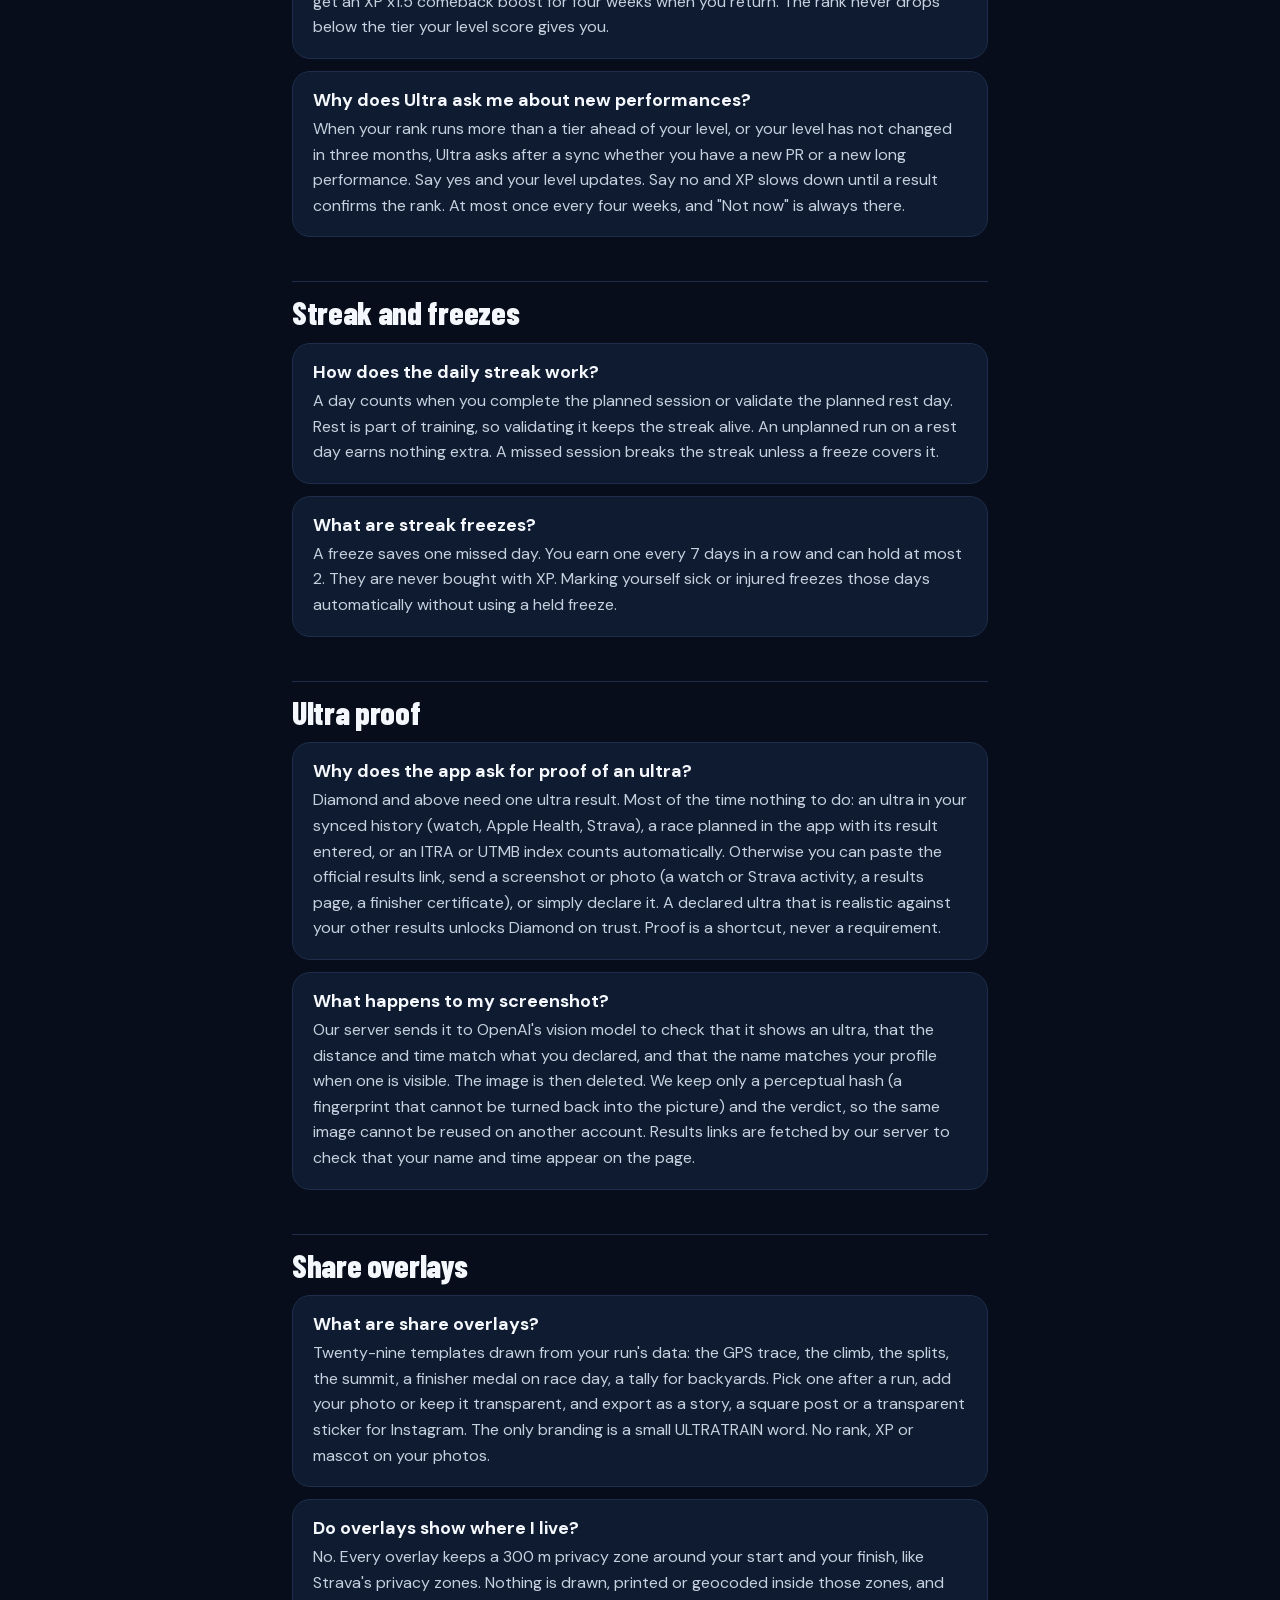
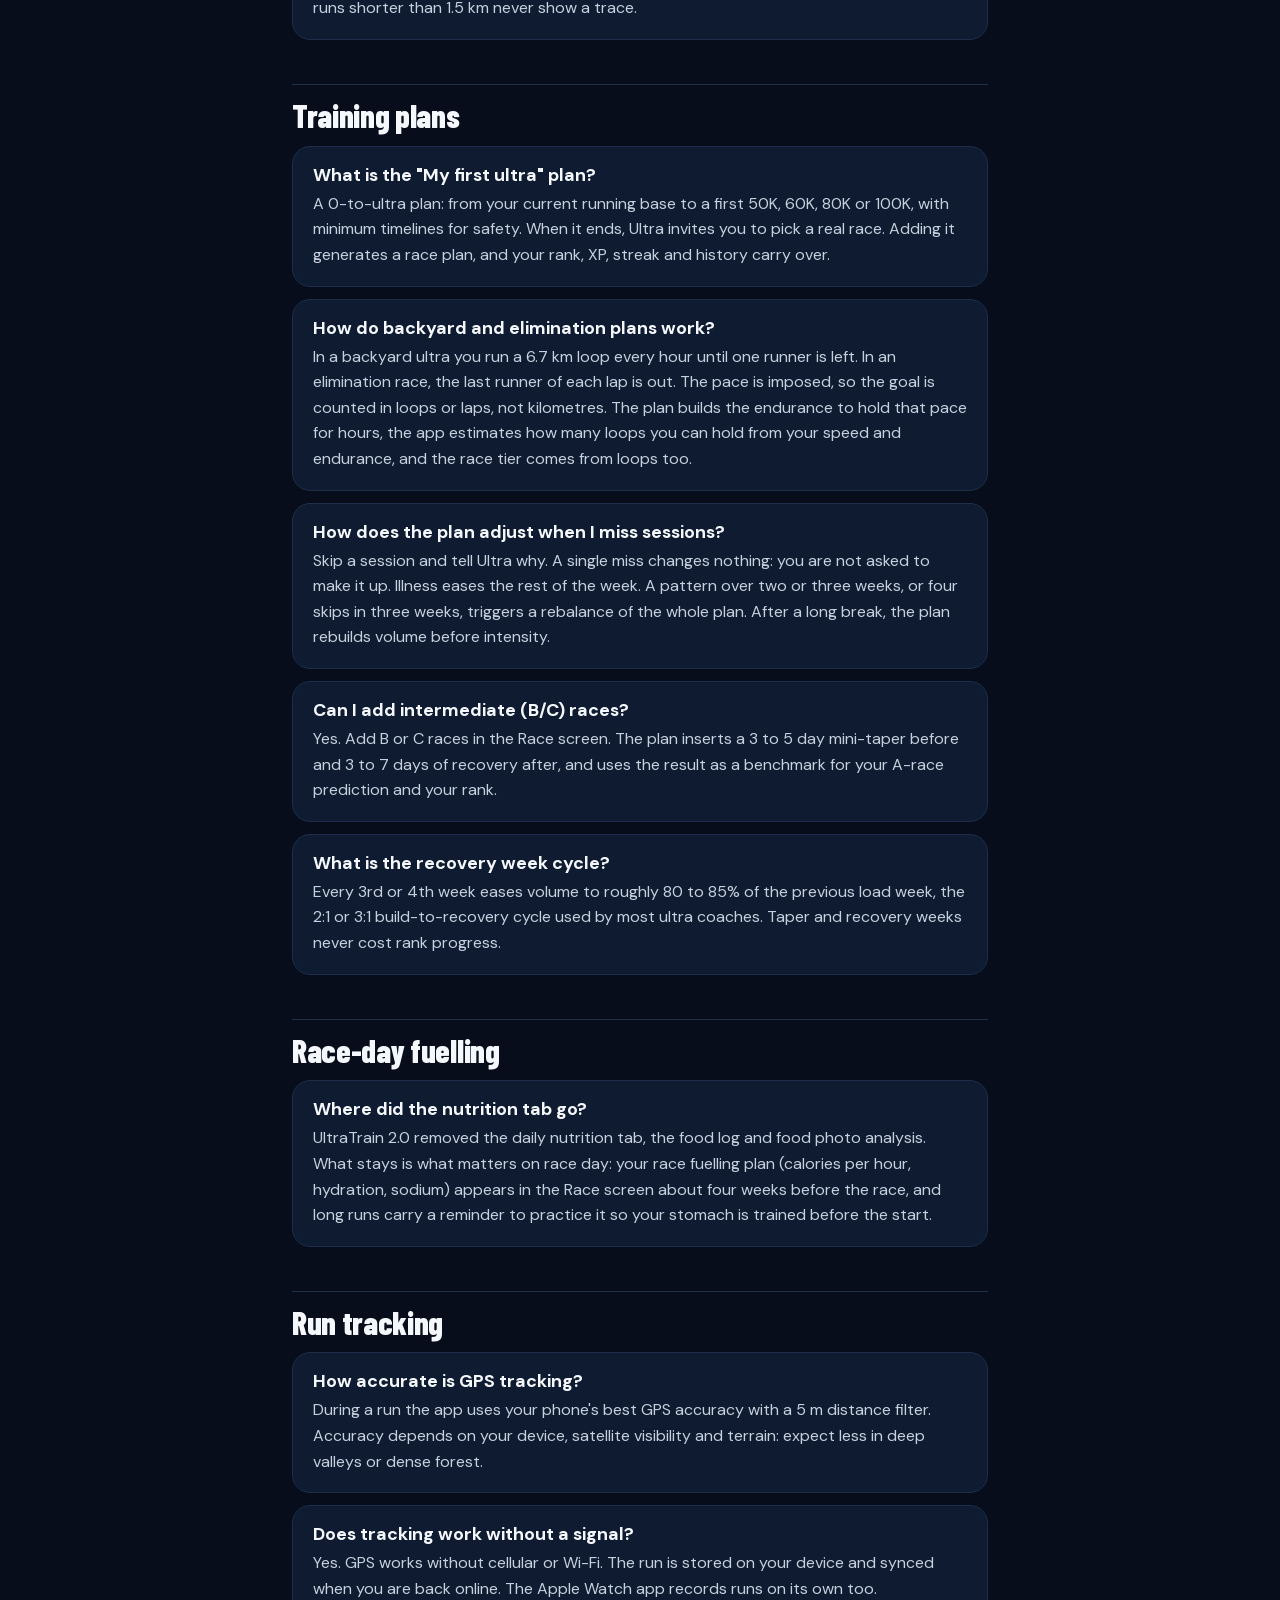
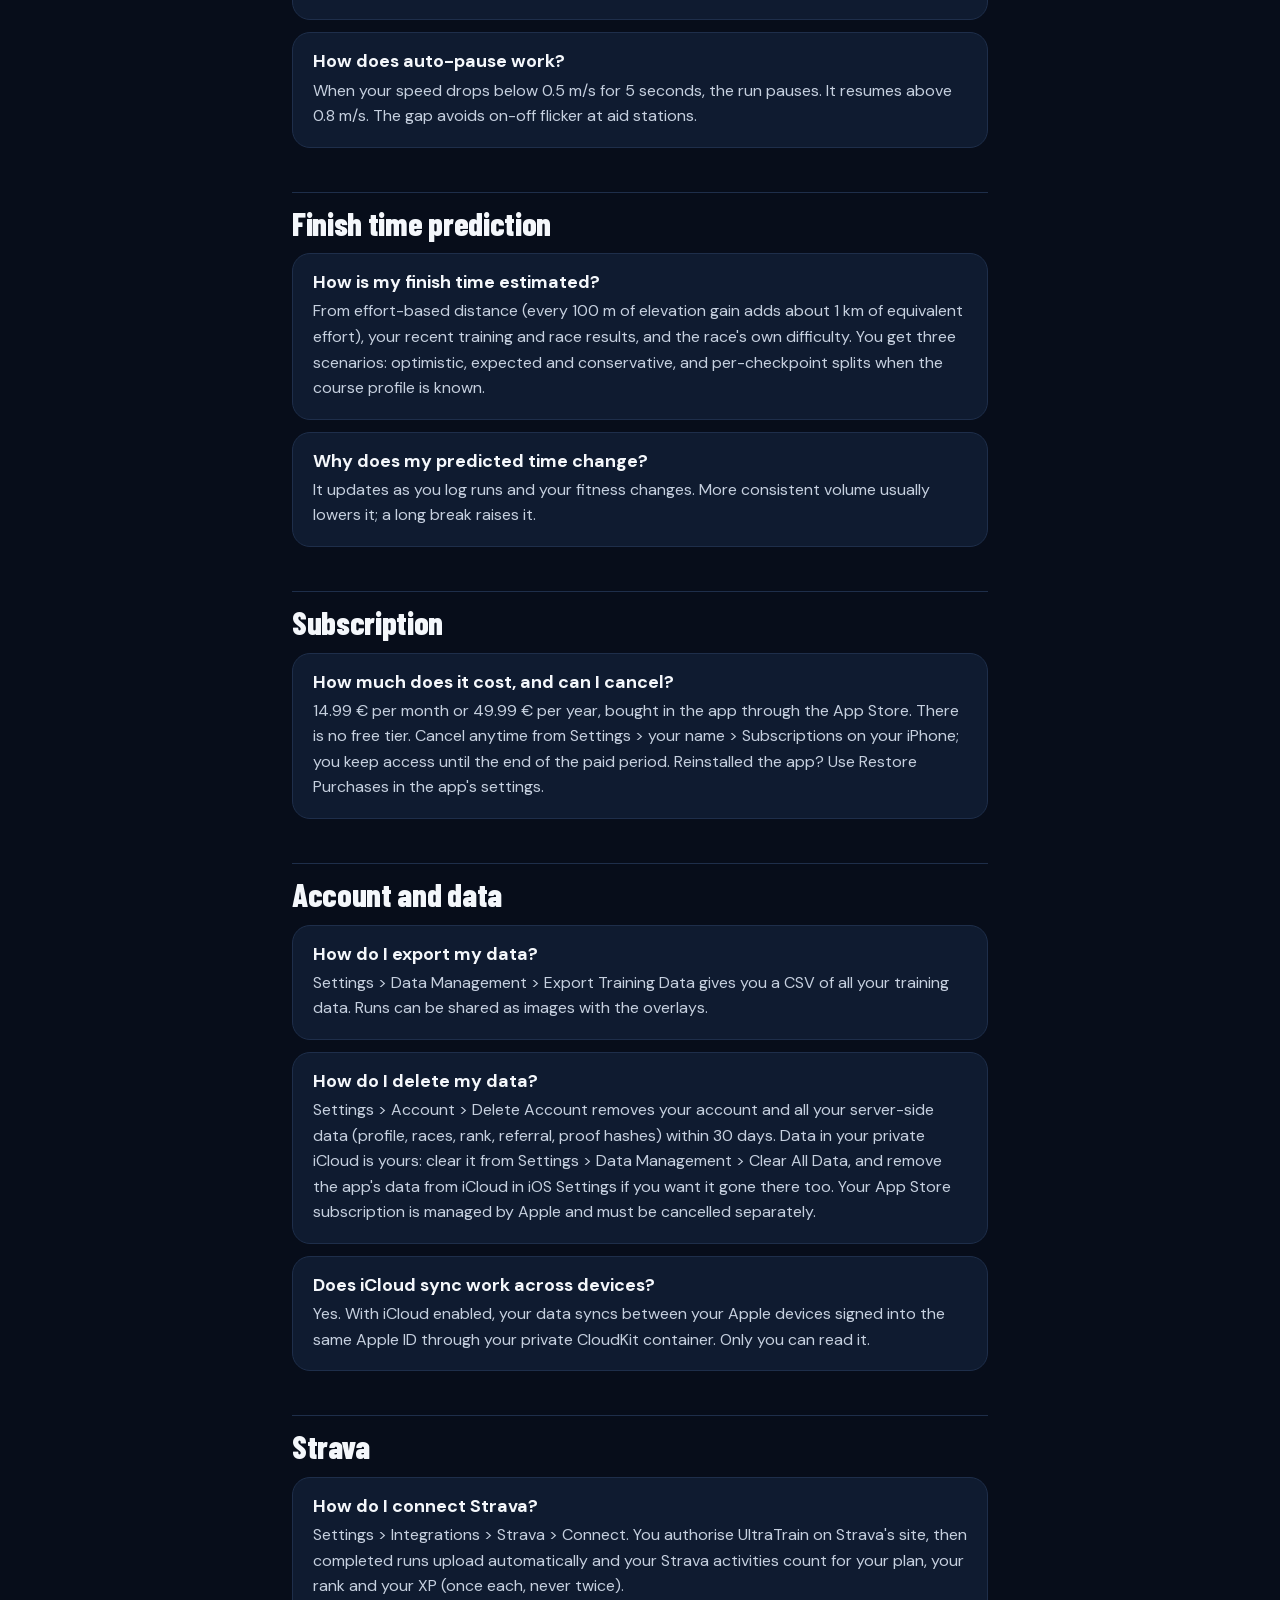
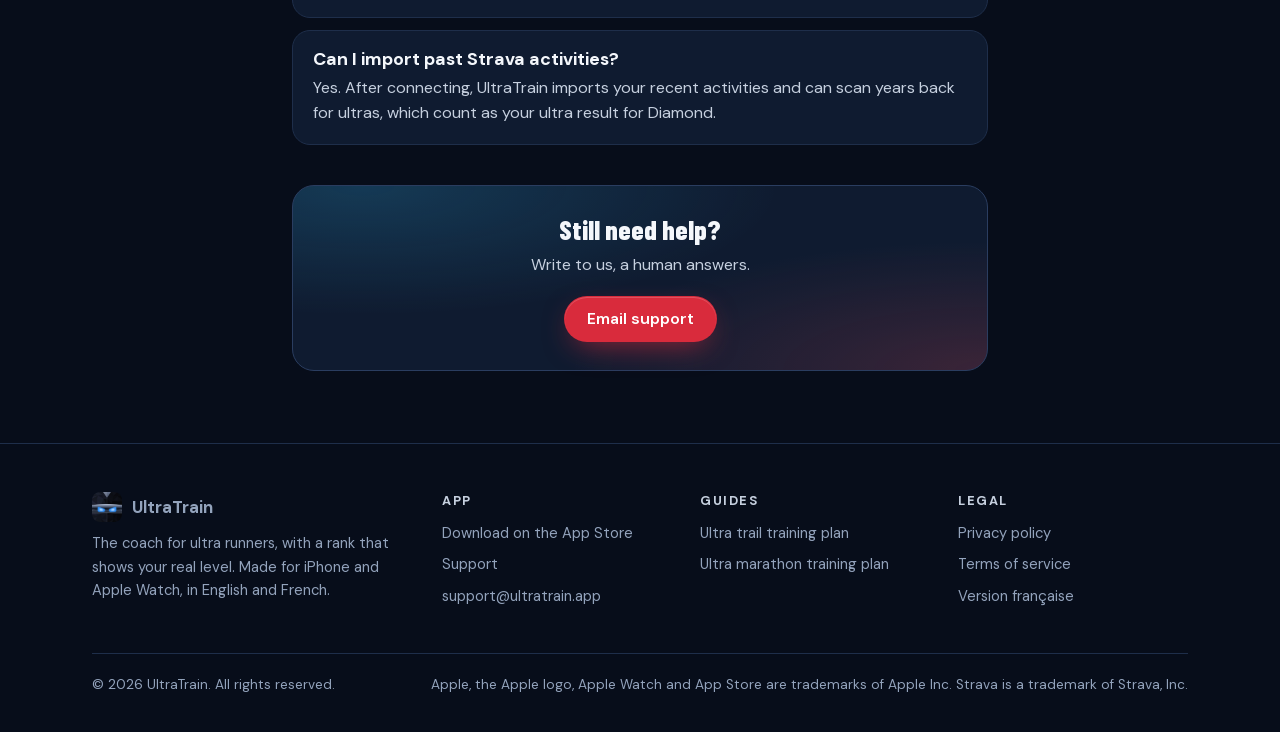
<file: support.html>
<!DOCTYPE html>
<html lang="en">
<head>
    <meta charset="UTF-8">
    <meta name="viewport" content="width=device-width, initial-scale=1.0">
    <title>Support - UltraTrain</title>
    <meta name="description" content="Get help with UltraTrain, the ultra trail and ultra marathon training plan app. FAQs, troubleshooting, and contact information.">
    <meta name="theme-color" content="#070D1A">
    <meta name="apple-itunes-app" content="app-id=6759983118">
    <link rel="icon" type="image/png" sizes="32x32" href="assets/favicon-32.png">
    <link rel="icon" type="image/png" sizes="64x64" href="assets/app-icon.png">
    <link rel="apple-touch-icon" href="assets/app-icon-large.png">
    <link rel="canonical" href="https://ultratrain.app/support.html">
    <link rel="alternate" hreflang="en" href="https://ultratrain.app/support.html">
    <link rel="alternate" hreflang="fr" href="https://ultratrain.app/fr/support.html">
    <link rel="alternate" hreflang="x-default" href="https://ultratrain.app/support.html">
    <meta property="og:title" content="Support - UltraTrain">
    <meta property="og:description" content="Get help with UltraTrain, the ultra trail and ultra marathon training plan app. FAQs, troubleshooting, and contact information.">
    <meta property="og:image" content="https://ultratrain.app/assets/og/og-home-en.png">
    <meta property="og:image:width" content="1200">
    <meta property="og:image:height" content="630">
    <meta property="og:url" content="https://ultratrain.app/support.html">
    <meta property="og:type" content="website">
    <meta property="og:site_name" content="UltraTrain">
    <meta property="og:locale" content="en_US">
    <meta name="twitter:card" content="summary_large_image">
    <meta name="twitter:title" content="Support - UltraTrain">
    <meta name="twitter:description" content="Get help with UltraTrain, the ultra trail and ultra marathon training plan app. FAQs, troubleshooting, and contact information.">
    <meta name="twitter:image" content="https://ultratrain.app/assets/og/og-home-en.png">
    <link rel="preload" href="assets/fonts/DMSans-latin.woff2" as="font" type="font/woff2" crossorigin>
    <link rel="stylesheet" href="assets/site.css">
</head>
<body>
<a class="skip-link" href="#main">Skip to content</a>

<header class="nav">
    <div class="nav-inner">
        <a class="brand" href="/" aria-label="UltraTrain home"><img src="assets/app-icon-large.png" width="30" height="30" alt="">UltraTrain</a>
        <nav class="nav-links" aria-label="Primary">
            <a href="/#features">Features</a>
            <a href="/#rank">Rank</a>
            <a href="/#faq">FAQ</a>
        </nav>
        <div class="lang" aria-label="Language">
            <span aria-current="true" lang="en">EN</span>
            <a href="/fr/support.html" lang="fr" hreflang="fr">FR</a>
        </div>
        <a class="btn btn-primary btn-sm nav-cta" href="https://apps.apple.com/app/ultratrain/id6759983118">Download on the App Store</a>
        <a class="nav-store-icon" href="https://apps.apple.com/app/ultratrain/id6759983118" aria-label="Download on the App Store">
            <svg viewBox="0 0 24 24" fill="currentColor" aria-hidden="true"><path d="M16.37 12.7c-.03-2.6 2.12-3.85 2.22-3.91-1.21-1.77-3.09-2.01-3.76-2.04-1.6-.16-3.12.94-3.93.94-.81 0-2.06-.92-3.39-.89-1.74.03-3.35 1.01-4.25 2.57-1.81 3.14-.46 7.79 1.3 10.34.86 1.25 1.89 2.65 3.24 2.6 1.3-.05 1.79-.84 3.36-.84 1.57 0 2.01.84 3.39.81 1.4-.02 2.29-1.27 3.14-2.52.99-1.45 1.4-2.85 1.42-2.92-.03-.01-2.72-1.04-2.74-4.14zM13.8 5.06c.71-.87 1.2-2.07 1.07-3.27-1.03.04-2.28.69-3.02 1.55-.66.77-1.24 1.99-1.09 3.17 1.15.09 2.33-.58 3.04-1.45z"/></svg>
        </a>
        <button class="nav-toggle" type="button" aria-expanded="false" aria-controls="menu" aria-label="Menu">
            <svg viewBox="0 0 24 24" fill="none" stroke="currentColor" stroke-width="2" stroke-linecap="round" aria-hidden="true"><path d="M4 7h16M4 12h16M4 17h16"/></svg>
        </button>
    </div>
    <div class="nav-menu" id="menu" data-open="false">
        <a href="/#features">Features</a>
        <a href="/#rank">Rank</a>
        <a href="/#faq">FAQ</a>
        <a href="support.html">Support</a>
        <a class="btn btn-primary" href="https://apps.apple.com/app/ultratrain/id6759983118">Download on the App Store</a>
    </div>
</header>

<main id="main" class="page">
<div class="container">
    <a href="/" class="back">&larr; Back to UltraTrain</a>

    <h1>Support</h1>
    <p class="subtitle">Answers to the questions we get most about UltraTrain 2.0. Can't find yours? Write to <a href="mailto:support@ultratrain.app">support@ultratrain.app</a>.</p>

    <h2>Getting started</h2>
    <div class="faq-item">
        <h3>How do I create a training plan?</h3>
        <p>After Ultra's onboarding questions, open the Plan tab and pick what you are preparing: 5K to marathon, an ultra, my first ultra, backyard or elimination laps, or just build fitness. Enter the race name, date, distance and elevation gain, and the plan is built backwards from race day in phases: base, build, peak, taper, race.</p>
    </div>
    <div class="faq-item">
        <h3>What does UltraTrain read from Apple Health?</h3>
        <p>Heart rate, workouts, running distance and calories, only for the data types you allow. They calibrate your plan, your rank and your finish time prediction. You can change access anytime in iOS Settings &gt; Health &gt; Data Access &amp; Devices.</p>
    </div>
    <div class="faq-item">
        <h3>Do I need an account?</h3>
        <p>Yes. You create one during onboarding with Sign in with Apple or an email address. The account links your subscription, keeps your races and rank in sync across your devices, and powers Strava and referrals. Your runs and health data stay on your device and in your private iCloud.</p>
    </div>

    <h2>Rank and XP</h2>
    <div class="faq-item">
        <h3>What is the rank?</h3>
        <p>One universal ladder with seven tiers (Bronze, Silver, Gold, Platinum, Diamond, Champion, Ultra Legend) and three divisions per tier. It mixes two things: your <strong>level score</strong>, from 0 to 1000, computed from your real results on a scale anchored like ITRA's, and your <strong>XP</strong>, earned with the training you actually do. Diamond and above need at least one ultra result in your history.</p>
    </div>
    <div class="faq-item">
        <h3>How do I earn XP?</h3>
        <p>10 XP per equivalent kilometre run (km + elevation gain / 100), +50 for a planned session completed, +20 for a planned rest day validated, x2 on a session with a verified live photo, +1 000 for a race finished (your level is recomputed too), and +100, +300 and +1 000 at 7, 30 and 100 days of streak. Kilometres beyond 120% of your planned weekly volume earn nothing, so the rank never rewards overtraining. Each run earns XP once, whether it arrives from the watch, Apple Health or Strava.</p>
    </div>
    <div class="faq-item">
        <h3>Can my rank go down?</h3>
        <p>Like real fitness, yes, gently. Taper weeks, recovery weeks and validated rest days cost nothing. After two weeks without running and no reason given, your level score drops about 1% per week, at most 10%, and recovers with training. After ten days without activity, your division progress drains about 2% per day, with at most one division lost every two weeks. If you mark yourself sick or injured, the drain runs at half speed and you get an XP x1.5 comeback boost for four weeks when you return. The rank never drops below the tier your level score gives you.</p>
    </div>
    <div class="faq-item">
        <h3>Why does Ultra ask me about new performances?</h3>
        <p>When your rank runs more than a tier ahead of your level, or your level has not changed in three months, Ultra asks after a sync whether you have a new PR or a new long performance. Say yes and your level updates. Say no and XP slows down until a result confirms the rank. At most once every four weeks, and "Not now" is always there.</p>
    </div>

    <h2>Streak and freezes</h2>
    <div class="faq-item">
        <h3>How does the daily streak work?</h3>
        <p>A day counts when you complete the planned session or validate the planned rest day. Rest is part of training, so validating it keeps the streak alive. An unplanned run on a rest day earns nothing extra. A missed session breaks the streak unless a freeze covers it.</p>
    </div>
    <div class="faq-item">
        <h3>What are streak freezes?</h3>
        <p>A freeze saves one missed day. You earn one every 7 days in a row and can hold at most 2. They are never bought with XP. Marking yourself sick or injured freezes those days automatically without using a held freeze.</p>
    </div>

    <h2>Ultra proof</h2>
    <div class="faq-item">
        <h3>Why does the app ask for proof of an ultra?</h3>
        <p>Diamond and above need one ultra result. Most of the time nothing to do: an ultra in your synced history (watch, Apple Health, Strava), a race planned in the app with its result entered, or an ITRA or UTMB index counts automatically. Otherwise you can paste the official results link, send a screenshot or photo (a watch or Strava activity, a results page, a finisher certificate), or simply declare it. A declared ultra that is realistic against your other results unlocks Diamond on trust. Proof is a shortcut, never a requirement.</p>
    </div>
    <div class="faq-item">
        <h3>What happens to my screenshot?</h3>
        <p>Our server sends it to OpenAI's vision model to check that it shows an ultra, that the distance and time match what you declared, and that the name matches your profile when one is visible. The image is then deleted. We keep only a perceptual hash (a fingerprint that cannot be turned back into the picture) and the verdict, so the same image cannot be reused on another account. Results links are fetched by our server to check that your name and time appear on the page.</p>
    </div>

    <h2>Share overlays</h2>
    <div class="faq-item">
        <h3>What are share overlays?</h3>
        <p>Twenty-nine templates drawn from your run's data: the GPS trace, the climb, the splits, the summit, a finisher medal on race day, a tally for backyards. Pick one after a run, add your photo or keep it transparent, and export as a story, a square post or a transparent sticker for Instagram. The only branding is a small ULTRATRAIN word. No rank, XP or mascot on your photos.</p>
    </div>
    <div class="faq-item">
        <h3>Do overlays show where I live?</h3>
        <p>No. Every overlay keeps a 300 m privacy zone around your start and your finish, like Strava's privacy zones. Nothing is drawn, printed or geocoded inside those zones, and runs shorter than 1.5 km never show a trace.</p>
    </div>

    <h2>Training plans</h2>
    <div class="faq-item">
        <h3>What is the "My first ultra" plan?</h3>
        <p>A 0-to-ultra plan: from your current running base to a first 50K, 60K, 80K or 100K, with minimum timelines for safety. When it ends, Ultra invites you to pick a real race. Adding it generates a race plan, and your rank, XP, streak and history carry over.</p>
    </div>
    <div class="faq-item">
        <h3>How do backyard and elimination plans work?</h3>
        <p>In a backyard ultra you run a 6.7 km loop every hour until one runner is left. In an elimination race, the last runner of each lap is out. The pace is imposed, so the goal is counted in loops or laps, not kilometres. The plan builds the endurance to hold that pace for hours, the app estimates how many loops you can hold from your speed and endurance, and the race tier comes from loops too.</p>
    </div>
    <div class="faq-item">
        <h3>How does the plan adjust when I miss sessions?</h3>
        <p>Skip a session and tell Ultra why. A single miss changes nothing: you are not asked to make it up. Illness eases the rest of the week. A pattern over two or three weeks, or four skips in three weeks, triggers a rebalance of the whole plan. After a long break, the plan rebuilds volume before intensity.</p>
    </div>
    <div class="faq-item">
        <h3>Can I add intermediate (B/C) races?</h3>
        <p>Yes. Add B or C races in the Race screen. The plan inserts a 3 to 5 day mini-taper before and 3 to 7 days of recovery after, and uses the result as a benchmark for your A-race prediction and your rank.</p>
    </div>
    <div class="faq-item">
        <h3>What is the recovery week cycle?</h3>
        <p>Every 3rd or 4th week eases volume to roughly 80 to 85% of the previous load week, the 2:1 or 3:1 build-to-recovery cycle used by most ultra coaches. Taper and recovery weeks never cost rank progress.</p>
    </div>

    <h2>Race-day fuelling</h2>
    <div class="faq-item">
        <h3>Where did the nutrition tab go?</h3>
        <p>UltraTrain 2.0 removed the daily nutrition tab, the food log and food photo analysis. What stays is what matters on race day: your race fuelling plan (calories per hour, hydration, sodium) appears in the Race screen about four weeks before the race, and long runs carry a reminder to practice it so your stomach is trained before the start.</p>
    </div>

    <h2>Run tracking</h2>
    <div class="faq-item">
        <h3>How accurate is GPS tracking?</h3>
        <p>During a run the app uses your phone's best GPS accuracy with a 5 m distance filter. Accuracy depends on your device, satellite visibility and terrain: expect less in deep valleys or dense forest.</p>
    </div>
    <div class="faq-item">
        <h3>Does tracking work without a signal?</h3>
        <p>Yes. GPS works without cellular or Wi-Fi. The run is stored on your device and synced when you are back online. The Apple Watch app records runs on its own too.</p>
    </div>
    <div class="faq-item">
        <h3>How does auto-pause work?</h3>
        <p>When your speed drops below 0.5 m/s for 5 seconds, the run pauses. It resumes above 0.8 m/s. The gap avoids on-off flicker at aid stations.</p>
    </div>

    <h2>Finish time prediction</h2>
    <div class="faq-item">
        <h3>How is my finish time estimated?</h3>
        <p>From effort-based distance (every 100 m of elevation gain adds about 1 km of equivalent effort), your recent training and race results, and the race's own difficulty. You get three scenarios: optimistic, expected and conservative, and per-checkpoint splits when the course profile is known.</p>
    </div>
    <div class="faq-item">
        <h3>Why does my predicted time change?</h3>
        <p>It updates as you log runs and your fitness changes. More consistent volume usually lowers it; a long break raises it.</p>
    </div>

    <h2>Subscription</h2>
    <div class="faq-item">
        <h3>How much does it cost, and can I cancel?</h3>
        <p>14.99 € per month or 49.99 € per year, bought in the app through the App Store. There is no free tier. Cancel anytime from Settings &gt; your name &gt; Subscriptions on your iPhone; you keep access until the end of the paid period. Reinstalled the app? Use Restore Purchases in the app's settings.</p>
    </div>

    <h2>Account and data</h2>
    <div class="faq-item">
        <h3>How do I export my data?</h3>
        <p>Settings &gt; Data Management &gt; Export Training Data gives you a CSV of all your training data. Runs can be shared as images with the overlays.</p>
    </div>
    <div class="faq-item">
        <h3>How do I delete my data?</h3>
        <p>Settings &gt; Account &gt; Delete Account removes your account and all your server-side data (profile, races, rank, referral, proof hashes) within 30 days. Data in your private iCloud is yours: clear it from Settings &gt; Data Management &gt; Clear All Data, and remove the app's data from iCloud in iOS Settings if you want it gone there too. Your App Store subscription is managed by Apple and must be cancelled separately.</p>
    </div>
    <div class="faq-item">
        <h3>Does iCloud sync work across devices?</h3>
        <p>Yes. With iCloud enabled, your data syncs between your Apple devices signed into the same Apple ID through your private CloudKit container. Only you can read it.</p>
    </div>

    <h2>Strava</h2>
    <div class="faq-item">
        <h3>How do I connect Strava?</h3>
        <p>Settings &gt; Integrations &gt; Strava &gt; Connect. You authorise UltraTrain on Strava's site, then completed runs upload automatically and your Strava activities count for your plan, your rank and your XP (once each, never twice).</p>
    </div>
    <div class="faq-item">
        <h3>Can I import past Strava activities?</h3>
        <p>Yes. After connecting, UltraTrain imports your recent activities and can scan years back for ultras, which count as your ultra result for Diamond.</p>
    </div>

    <div class="cta-card contact-card">
        <h3>Still need help?</h3>
        <p>Write to us, a human answers.</p>
        <a class="btn btn-primary" href="mailto:support@ultratrain.app">Email support</a>
    </div>
</div>
</main>

<footer class="footer">
    <div class="container">
        <div class="footer-grid">
            <div>
                <a class="brand" href="/"><img src="assets/app-icon-large.png" width="30" height="30" alt="">UltraTrain</a>
                <p>The coach for ultra runners, with a rank that shows your real level. Made for iPhone and Apple Watch, in English and French.</p>
            </div>
            <div>
                <h3 class="footer-h">App</h3>
                <ul>
                    <li><a href="https://apps.apple.com/app/ultratrain/id6759983118">Download on the App Store</a></li>
                    <li><a href="support.html">Support</a></li>
                    <li><a href="mailto:support@ultratrain.app">support@ultratrain.app</a></li>
                </ul>
            </div>
            <div>
                <h3 class="footer-h">Guides</h3>
                <ul>
                    <li><a href="ultra-trail-training-plan.html">Ultra trail training plan</a></li>
                    <li><a href="ultra-marathon-training-plan.html">Ultra marathon training plan</a></li>
                </ul>
            </div>
            <div>
                <h3 class="footer-h">Legal</h3>
                <ul>
                    <li><a href="privacy.html">Privacy policy</a></li>
                    <li><a href="terms.html">Terms of service</a></li>
                    <li><a href="/fr/support.html" lang="fr" hreflang="fr">Version française</a></li>
                </ul>
            </div>
        </div>
        <div class="footer-bottom">
            <span>&copy; 2026 UltraTrain. All rights reserved.</span>
            <span>Apple, the Apple logo, Apple Watch and App Store are trademarks of Apple Inc. Strava is a trademark of Strava, Inc.</span>
        </div>
    </div>
</footer>

<script src="assets/site.js" defer></script>
</body>
</html>
</file>
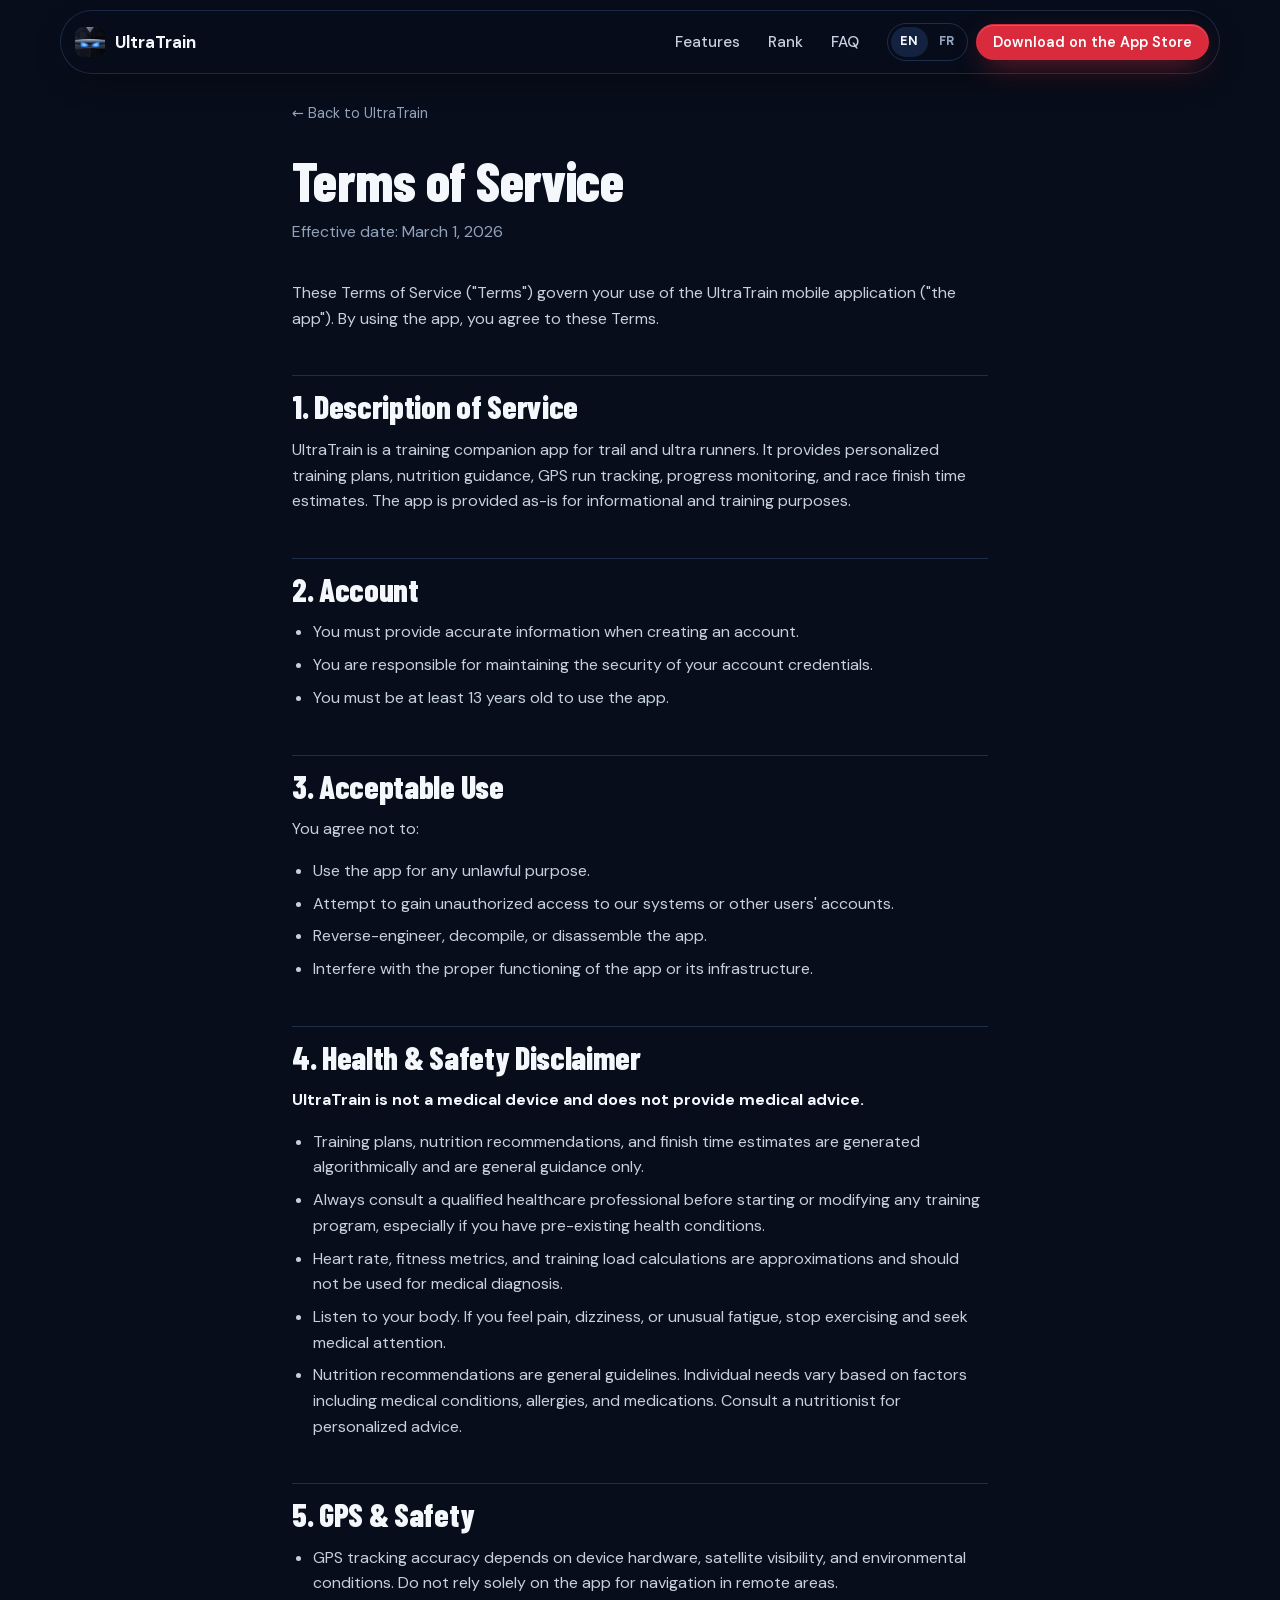
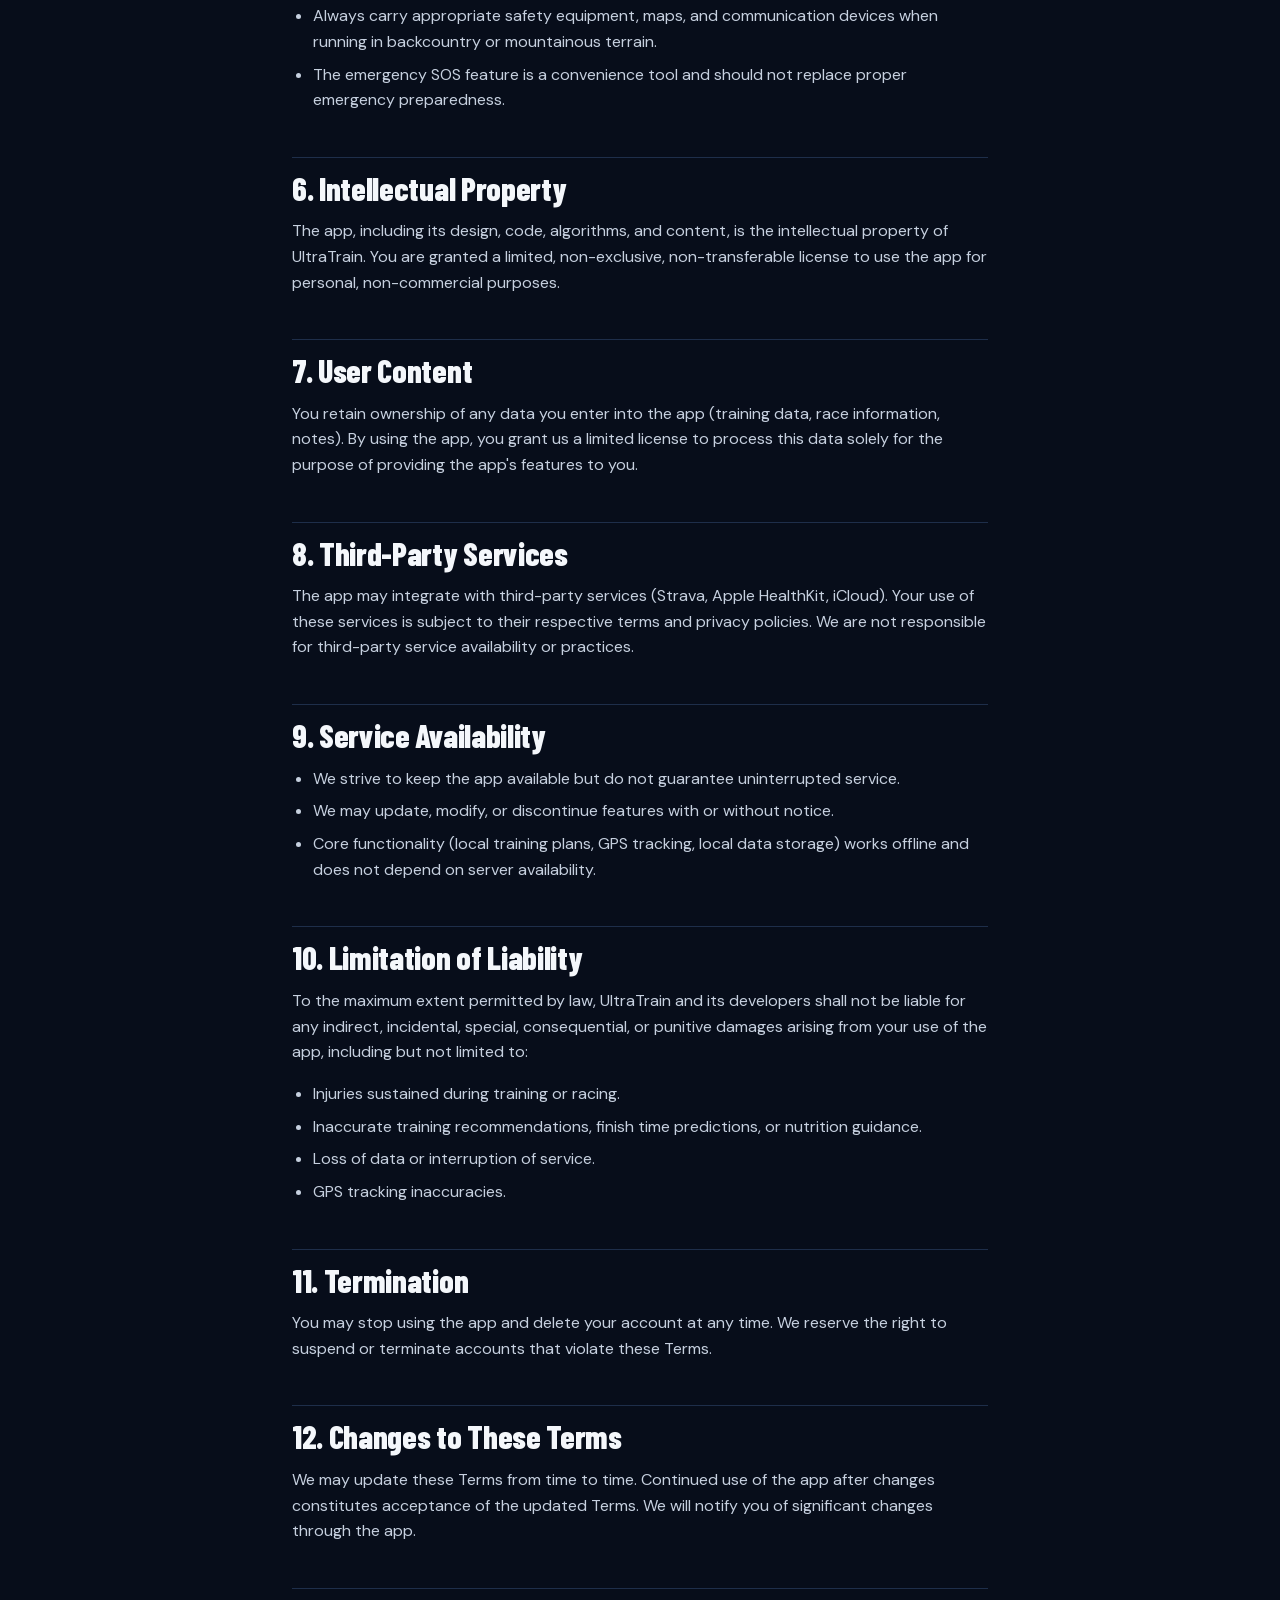
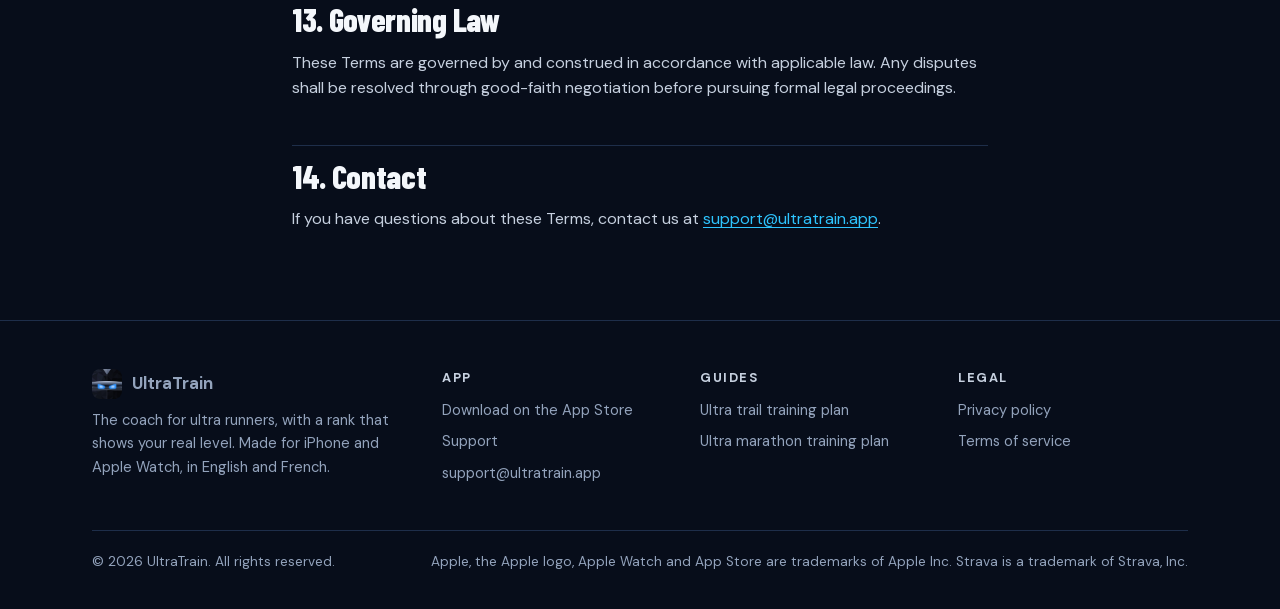
<file: terms.html>
<!DOCTYPE html>
<html lang="en">
<head>
    <meta charset="UTF-8">
    <meta name="viewport" content="width=device-width, initial-scale=1.0">
    <title>Terms of Service - UltraTrain</title>
    <meta name="description" content="Terms of service for UltraTrain, the ultra trail and ultra marathon training plan app.">
    <meta name="theme-color" content="#070D1A">
    <meta name="apple-itunes-app" content="app-id=6759983118">
    <link rel="icon" type="image/png" sizes="32x32" href="assets/favicon-32.png">
    <link rel="icon" type="image/png" sizes="64x64" href="assets/app-icon.png">
    <link rel="apple-touch-icon" href="assets/app-icon-large.png">
    <link rel="canonical" href="https://ultratrain.app/terms.html">
    <meta property="og:title" content="Terms of Service - UltraTrain">
    <meta property="og:description" content="Terms of service for UltraTrain, the ultra trail and ultra marathon training plan app.">
    <meta property="og:image" content="https://ultratrain.app/assets/og/og-home-en.png">
    <meta property="og:image:width" content="1200">
    <meta property="og:image:height" content="630">
    <meta property="og:url" content="https://ultratrain.app/terms.html">
    <meta property="og:type" content="website">
    <meta property="og:site_name" content="UltraTrain">
    <meta property="og:locale" content="en_US">
    <meta name="twitter:card" content="summary_large_image">
    <meta name="twitter:title" content="Terms of Service - UltraTrain">
    <meta name="twitter:description" content="Terms of service for UltraTrain, the ultra trail and ultra marathon training plan app.">
    <meta name="twitter:image" content="https://ultratrain.app/assets/og/og-home-en.png">
    <link rel="preload" href="assets/fonts/DMSans-latin.woff2" as="font" type="font/woff2" crossorigin>
    <link rel="stylesheet" href="assets/site.css">
</head>
<body>
<a class="skip-link" href="#main">Skip to content</a>

<header class="nav">
    <div class="nav-inner">
        <a class="brand" href="/" aria-label="UltraTrain home"><img src="assets/app-icon-large.png" width="30" height="30" alt="">UltraTrain</a>
        <nav class="nav-links" aria-label="Primary">
            <a href="/#features">Features</a>
            <a href="/#rank">Rank</a>
            <a href="/#faq">FAQ</a>
        </nav>
        <div class="lang" aria-label="Language">
            <span aria-current="true" lang="en">EN</span>
            <a href="/fr/" lang="fr" hreflang="fr">FR</a>
        </div>
        <a class="btn btn-primary btn-sm nav-cta" href="https://apps.apple.com/app/ultratrain/id6759983118">Download on the App Store</a>
        <a class="nav-store-icon" href="https://apps.apple.com/app/ultratrain/id6759983118" aria-label="Download on the App Store">
            <svg viewBox="0 0 24 24" fill="currentColor" aria-hidden="true"><path d="M16.37 12.7c-.03-2.6 2.12-3.85 2.22-3.91-1.21-1.77-3.09-2.01-3.76-2.04-1.6-.16-3.12.94-3.93.94-.81 0-2.06-.92-3.39-.89-1.74.03-3.35 1.01-4.25 2.57-1.81 3.14-.46 7.79 1.3 10.34.86 1.25 1.89 2.65 3.24 2.6 1.3-.05 1.79-.84 3.36-.84 1.57 0 2.01.84 3.39.81 1.4-.02 2.29-1.27 3.14-2.52.99-1.45 1.4-2.85 1.42-2.92-.03-.01-2.72-1.04-2.74-4.14zM13.8 5.06c.71-.87 1.2-2.07 1.07-3.27-1.03.04-2.28.69-3.02 1.55-.66.77-1.24 1.99-1.09 3.17 1.15.09 2.33-.58 3.04-1.45z"/></svg>
        </a>
        <button class="nav-toggle" type="button" aria-expanded="false" aria-controls="menu" aria-label="Menu">
            <svg viewBox="0 0 24 24" fill="none" stroke="currentColor" stroke-width="2" stroke-linecap="round" aria-hidden="true"><path d="M4 7h16M4 12h16M4 17h16"/></svg>
        </button>
    </div>
    <div class="nav-menu" id="menu" data-open="false">
        <a href="/#features">Features</a>
        <a href="/#rank">Rank</a>
        <a href="/#faq">FAQ</a>
        <a href="support.html">Support</a>
        <a class="btn btn-primary" href="https://apps.apple.com/app/ultratrain/id6759983118">Download on the App Store</a>
    </div>
</header>

<main id="main" class="page">
<div class="container">
    <a href="/" class="back">&larr; Back to UltraTrain</a>
    <h1>Terms of Service</h1>
    <p class="date">Effective date: March 1, 2026</p>

    <p>These Terms of Service ("Terms") govern your use of the UltraTrain mobile application ("the app"). By using the app, you agree to these Terms.</p>

    <h2>1. Description of Service</h2>
    <p>UltraTrain is a training companion app for trail and ultra runners. It provides personalized training plans, nutrition guidance, GPS run tracking, progress monitoring, and race finish time estimates. The app is provided as-is for informational and training purposes.</p>

    <h2>2. Account</h2>
    <ul>
        <li>You must provide accurate information when creating an account.</li>
        <li>You are responsible for maintaining the security of your account credentials.</li>
        <li>You must be at least 13 years old to use the app.</li>
    </ul>

    <h2>3. Acceptable Use</h2>
    <p>You agree not to:</p>
    <ul>
        <li>Use the app for any unlawful purpose.</li>
        <li>Attempt to gain unauthorized access to our systems or other users' accounts.</li>
        <li>Reverse-engineer, decompile, or disassemble the app.</li>
        <li>Interfere with the proper functioning of the app or its infrastructure.</li>
    </ul>

    <h2>4. Health &amp; Safety Disclaimer</h2>
    <p><strong>UltraTrain is not a medical device and does not provide medical advice.</strong></p>
    <ul>
        <li>Training plans, nutrition recommendations, and finish time estimates are generated algorithmically and are general guidance only.</li>
        <li>Always consult a qualified healthcare professional before starting or modifying any training program, especially if you have pre-existing health conditions.</li>
        <li>Heart rate, fitness metrics, and training load calculations are approximations and should not be used for medical diagnosis.</li>
        <li>Listen to your body. If you feel pain, dizziness, or unusual fatigue, stop exercising and seek medical attention.</li>
        <li>Nutrition recommendations are general guidelines. Individual needs vary based on factors including medical conditions, allergies, and medications. Consult a nutritionist for personalized advice.</li>
    </ul>

    <h2>5. GPS &amp; Safety</h2>
    <ul>
        <li>GPS tracking accuracy depends on device hardware, satellite visibility, and environmental conditions. Do not rely solely on the app for navigation in remote areas.</li>
        <li>Always carry appropriate safety equipment, maps, and communication devices when running in backcountry or mountainous terrain.</li>
        <li>The emergency SOS feature is a convenience tool and should not replace proper emergency preparedness.</li>
    </ul>

    <h2>6. Intellectual Property</h2>
    <p>The app, including its design, code, algorithms, and content, is the intellectual property of UltraTrain. You are granted a limited, non-exclusive, non-transferable license to use the app for personal, non-commercial purposes.</p>

    <h2>7. User Content</h2>
    <p>You retain ownership of any data you enter into the app (training data, race information, notes). By using the app, you grant us a limited license to process this data solely for the purpose of providing the app's features to you.</p>

    <h2>8. Third-Party Services</h2>
    <p>The app may integrate with third-party services (Strava, Apple HealthKit, iCloud). Your use of these services is subject to their respective terms and privacy policies. We are not responsible for third-party service availability or practices.</p>

    <h2>9. Service Availability</h2>
    <ul>
        <li>We strive to keep the app available but do not guarantee uninterrupted service.</li>
        <li>We may update, modify, or discontinue features with or without notice.</li>
        <li>Core functionality (local training plans, GPS tracking, local data storage) works offline and does not depend on server availability.</li>
    </ul>

    <h2>10. Limitation of Liability</h2>
    <p>To the maximum extent permitted by law, UltraTrain and its developers shall not be liable for any indirect, incidental, special, consequential, or punitive damages arising from your use of the app, including but not limited to:</p>
    <ul>
        <li>Injuries sustained during training or racing.</li>
        <li>Inaccurate training recommendations, finish time predictions, or nutrition guidance.</li>
        <li>Loss of data or interruption of service.</li>
        <li>GPS tracking inaccuracies.</li>
    </ul>

    <h2>11. Termination</h2>
    <p>You may stop using the app and delete your account at any time. We reserve the right to suspend or terminate accounts that violate these Terms.</p>

    <h2>12. Changes to These Terms</h2>
    <p>We may update these Terms from time to time. Continued use of the app after changes constitutes acceptance of the updated Terms. We will notify you of significant changes through the app.</p>

    <h2>13. Governing Law</h2>
    <p>These Terms are governed by and construed in accordance with applicable law. Any disputes shall be resolved through good-faith negotiation before pursuing formal legal proceedings.</p>

    <h2>14. Contact</h2>
    <p>If you have questions about these Terms, contact us at <a href="mailto:support@ultratrain.app">support@ultratrain.app</a>.</p>

    
</div>
</main>

<footer class="footer">
    <div class="container">
        <div class="footer-grid">
            <div>
                <a class="brand" href="/"><img src="assets/app-icon-large.png" width="30" height="30" alt="">UltraTrain</a>
                <p>The coach for ultra runners, with a rank that shows your real level. Made for iPhone and Apple Watch, in English and French.</p>
            </div>
            <div>
                <h3 class="footer-h">App</h3>
                <ul>
                    <li><a href="https://apps.apple.com/app/ultratrain/id6759983118">Download on the App Store</a></li>
                    <li><a href="support.html">Support</a></li>
                    <li><a href="mailto:support@ultratrain.app">support@ultratrain.app</a></li>
                </ul>
            </div>
            <div>
                <h3 class="footer-h">Guides</h3>
                <ul>
                    <li><a href="ultra-trail-training-plan.html">Ultra trail training plan</a></li>
                    <li><a href="ultra-marathon-training-plan.html">Ultra marathon training plan</a></li>
                </ul>
            </div>
            <div>
                <h3 class="footer-h">Legal</h3>
                <ul>
                    <li><a href="privacy.html">Privacy policy</a></li>
                    <li><a href="terms.html">Terms of service</a></li>
                    
                </ul>
            </div>
        </div>
        <div class="footer-bottom">
            <span>&copy; 2026 UltraTrain. All rights reserved.</span>
            <span>Apple, the Apple logo, Apple Watch and App Store are trademarks of Apple Inc. Strava is a trademark of Strava, Inc.</span>
        </div>
    </div>
</footer>

<script src="assets/site.js" defer></script>
</body>
</html>
</file>
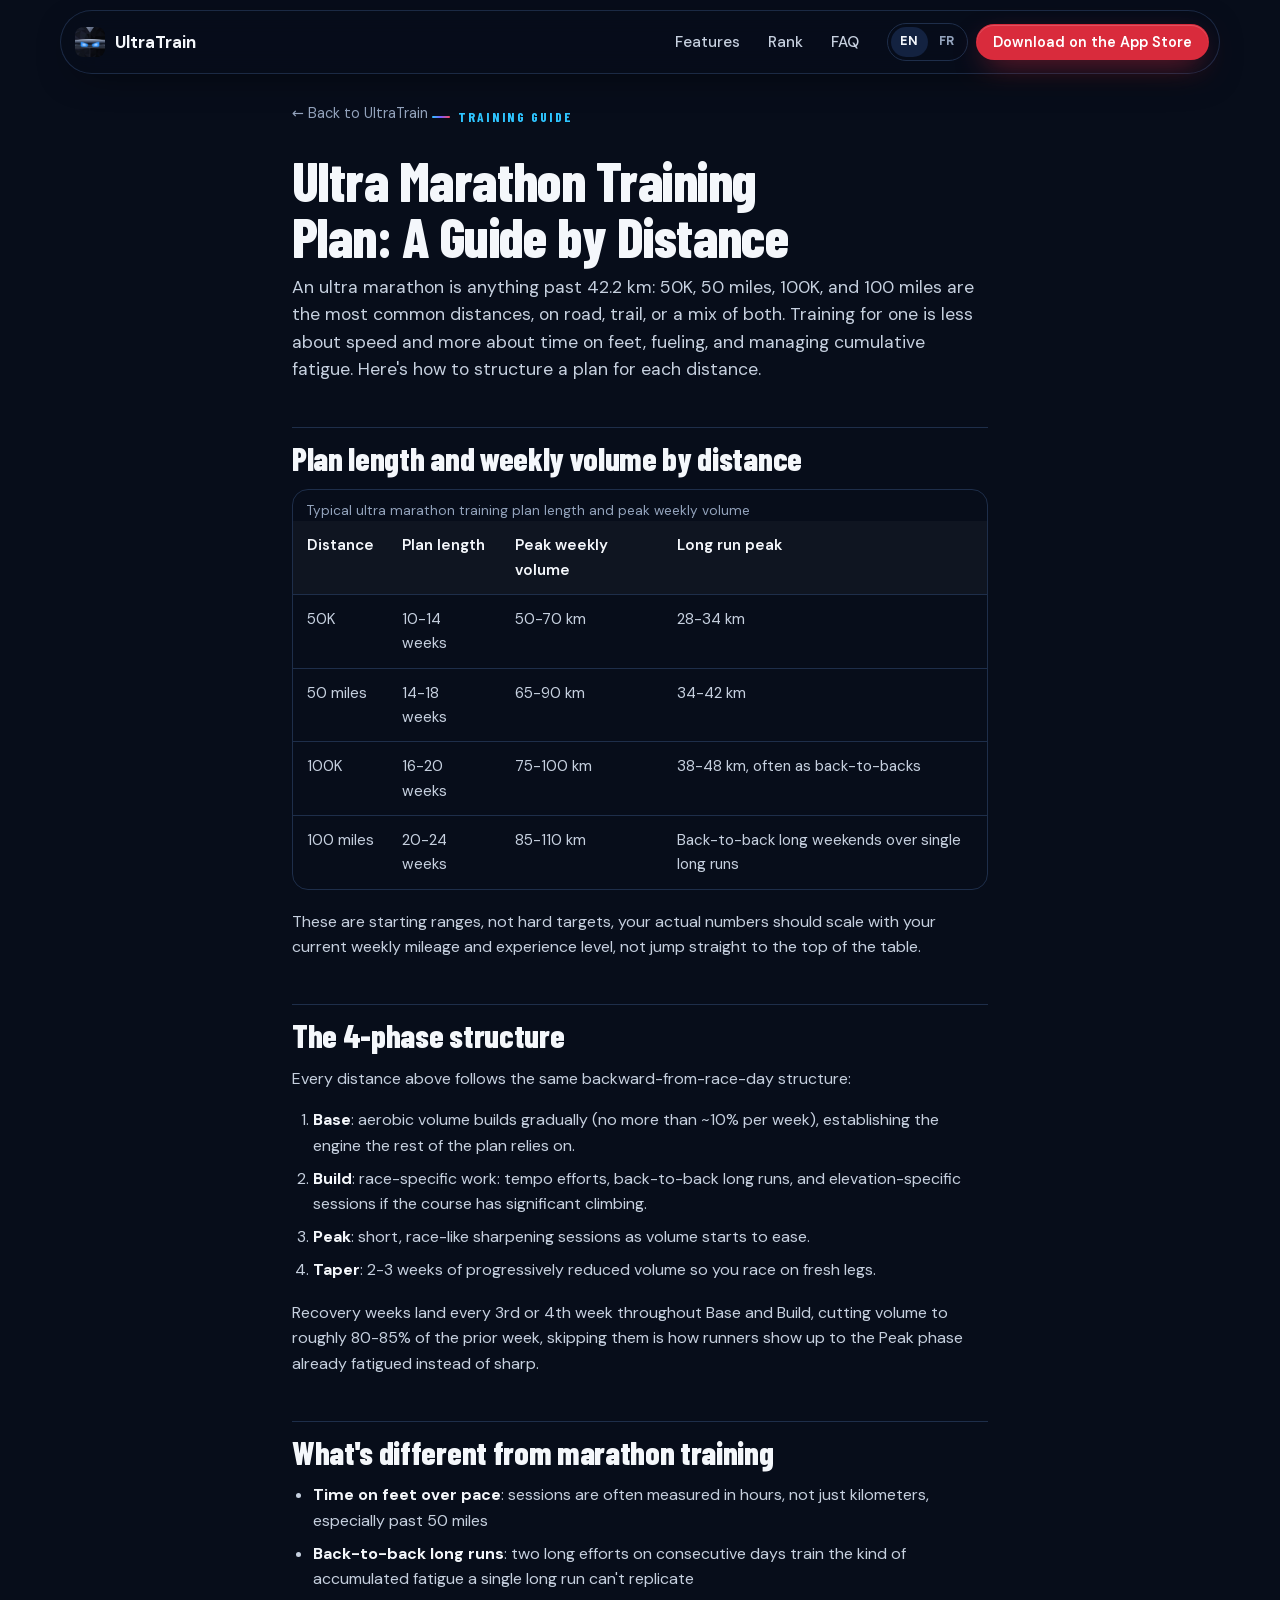
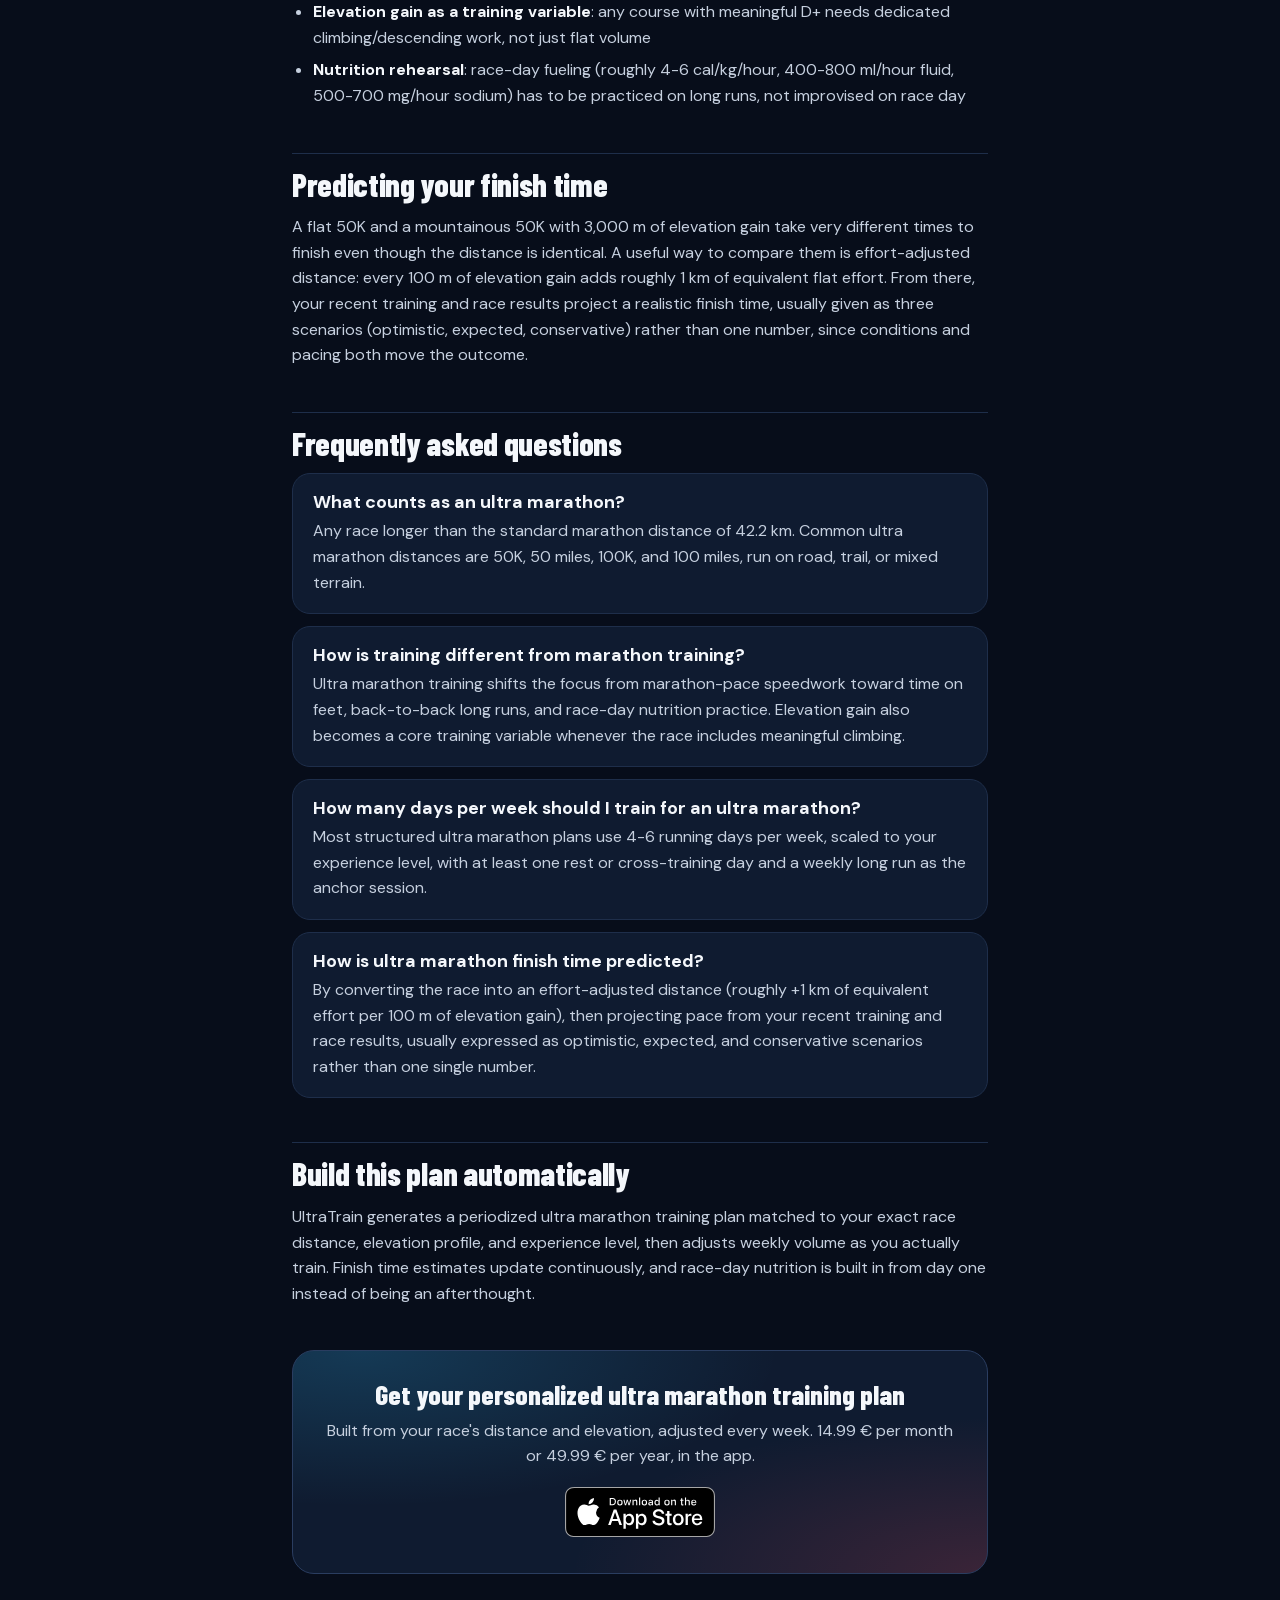
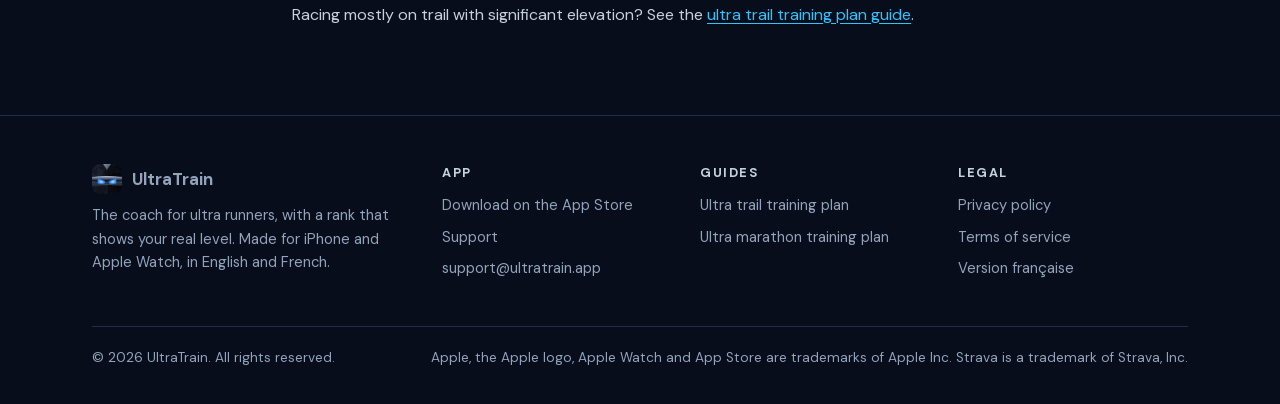
<file: ultra-marathon-training-plan.html>
<!DOCTYPE html>
<html lang="en">
<head>
    <meta charset="UTF-8">
    <meta name="viewport" content="width=device-width, initial-scale=1.0">
    <title>Ultra Marathon Training Plan: Free Guide by Distance</title>
    <meta name="description" content="An ultra marathon training plan for 50K to 100 miles: phase structure, weekly volume, pacing, and nutrition, built from the same logic UltraTrain uses to generate your plan.">
    <meta name="theme-color" content="#070D1A">
    <meta name="apple-itunes-app" content="app-id=6759983118">
    <link rel="icon" type="image/png" sizes="32x32" href="assets/favicon-32.png">
    <link rel="icon" type="image/png" sizes="64x64" href="assets/app-icon.png">
    <link rel="apple-touch-icon" href="assets/app-icon-large.png">
    <link rel="canonical" href="https://ultratrain.app/ultra-marathon-training-plan.html">
    <link rel="alternate" hreflang="en" href="https://ultratrain.app/ultra-marathon-training-plan.html">
    <link rel="alternate" hreflang="fr" href="https://ultratrain.app/fr/ultra-marathon-training-plan.html">
    <link rel="alternate" hreflang="x-default" href="https://ultratrain.app/ultra-marathon-training-plan.html">
    <meta property="og:title" content="Ultra Marathon Training Plan: Free Guide by Distance">
    <meta property="og:description" content="A 50K to 100-mile ultra marathon training plan: phase structure, weekly volume, pacing, and nutrition.">
    <meta property="og:image" content="https://ultratrain.app/assets/og/og-home-en.png">
    <meta property="og:image:width" content="1200">
    <meta property="og:image:height" content="630">
    <meta property="og:url" content="https://ultratrain.app/ultra-marathon-training-plan.html">
    <meta property="og:type" content="article">
    <meta property="og:site_name" content="UltraTrain">
    <meta property="og:locale" content="en_US">
    <meta name="twitter:card" content="summary_large_image">
    <meta name="twitter:title" content="Ultra Marathon Training Plan: Free Guide by Distance">
    <meta name="twitter:description" content="A 50K to 100-mile ultra marathon training plan: phase structure, weekly volume, pacing, and nutrition.">
    <meta name="twitter:image" content="https://ultratrain.app/assets/og/og-home-en.png">
    <link rel="preload" href="assets/fonts/DMSans-latin.woff2" as="font" type="font/woff2" crossorigin>
    <link rel="stylesheet" href="assets/site.css">
    <script type="application/ld+json">
    {
      "@context": "https://schema.org",
      "@graph": [
        {
          "@type": "Article",
          "headline": "Ultra Marathon Training Plan: A Guide by Distance",
          "description": "An ultra marathon training plan for 50K to 100 miles: phase structure, weekly volume, pacing, and nutrition.",
          "author": { "@type": "Organization", "name": "UltraTrain" },
          "publisher": { "@type": "Organization", "name": "UltraTrain", "logo": { "@type": "ImageObject", "url": "https://ultratrain.app/assets/app-icon-large.png" } },
          "mainEntityOfPage": "https://ultratrain.app/ultra-marathon-training-plan.html",
          "datePublished": "2026-10-07",
          "dateModified": "2026-10-07"
        },
        {
          "@type": "FAQPage",
          "mainEntity": [
            {
              "@type": "Question",
              "name": "What counts as an ultra marathon?",
              "acceptedAnswer": { "@type": "Answer", "text": "Any race longer than the standard marathon distance of 42.2 km. Common ultra marathon distances are 50K, 50 miles, 100K, and 100 miles, run on road, trail, or mixed terrain." }
            },
            {
              "@type": "Question",
              "name": "How is training different from marathon training?",
              "acceptedAnswer": { "@type": "Answer", "text": "Ultra marathon training shifts the focus from marathon-pace speedwork toward time on feet, back-to-back long runs, and race-day nutrition practice. Elevation gain also becomes a core training variable whenever the race includes meaningful climbing." }
            },
            {
              "@type": "Question",
              "name": "How many days per week should I train for an ultra marathon?",
              "acceptedAnswer": { "@type": "Answer", "text": "Most structured ultra marathon plans use 4-6 running days per week, scaled to your experience level, with at least one rest or cross-training day and a weekly long run as the anchor session." }
            },
            {
              "@type": "Question",
              "name": "How is ultra marathon finish time predicted?",
              "acceptedAnswer": { "@type": "Answer", "text": "By converting the race into an effort-adjusted distance (roughly +1 km of equivalent effort per 100 m of elevation gain), then projecting pace from your recent training and race results, usually expressed as optimistic, expected, and conservative scenarios rather than one single number." }
            }
          ]
        }
      ]
    }
    </script>
</head>
<body>
<a class="skip-link" href="#main">Skip to content</a>

<header class="nav">
    <div class="nav-inner">
        <a class="brand" href="/" aria-label="UltraTrain home"><img src="assets/app-icon-large.png" width="30" height="30" alt="">UltraTrain</a>
        <nav class="nav-links" aria-label="Primary">
            <a href="/#features">Features</a>
            <a href="/#rank">Rank</a>
            <a href="/#faq">FAQ</a>
        </nav>
        <div class="lang" aria-label="Language">
            <span aria-current="true" lang="en">EN</span>
            <a href="/fr/ultra-marathon-training-plan.html" lang="fr" hreflang="fr">FR</a>
        </div>
        <a class="btn btn-primary btn-sm nav-cta" href="https://apps.apple.com/app/ultratrain/id6759983118">Download on the App Store</a>
        <a class="nav-store-icon" href="https://apps.apple.com/app/ultratrain/id6759983118" aria-label="Download on the App Store">
            <svg viewBox="0 0 24 24" fill="currentColor" aria-hidden="true"><path d="M16.37 12.7c-.03-2.6 2.12-3.85 2.22-3.91-1.21-1.77-3.09-2.01-3.76-2.04-1.6-.16-3.12.94-3.93.94-.81 0-2.06-.92-3.39-.89-1.74.03-3.35 1.01-4.25 2.57-1.81 3.14-.46 7.79 1.3 10.34.86 1.25 1.89 2.65 3.24 2.6 1.3-.05 1.79-.84 3.36-.84 1.57 0 2.01.84 3.39.81 1.4-.02 2.29-1.27 3.14-2.52.99-1.45 1.4-2.85 1.42-2.92-.03-.01-2.72-1.04-2.74-4.14zM13.8 5.06c.71-.87 1.2-2.07 1.07-3.27-1.03.04-2.28.69-3.02 1.55-.66.77-1.24 1.99-1.09 3.17 1.15.09 2.33-.58 3.04-1.45z"/></svg>
        </a>
        <button class="nav-toggle" type="button" aria-expanded="false" aria-controls="menu" aria-label="Menu">
            <svg viewBox="0 0 24 24" fill="none" stroke="currentColor" stroke-width="2" stroke-linecap="round" aria-hidden="true"><path d="M4 7h16M4 12h16M4 17h16"/></svg>
        </button>
    </div>
    <div class="nav-menu" id="menu" data-open="false">
        <a href="/#features">Features</a>
        <a href="/#rank">Rank</a>
        <a href="/#faq">FAQ</a>
        <a href="support.html">Support</a>
        <a class="btn btn-primary" href="https://apps.apple.com/app/ultratrain/id6759983118">Download on the App Store</a>
    </div>
</header>

<main id="main" class="page">
<div class="container">
    <a href="/" class="back">&larr; Back to UltraTrain</a>
    <span class="eyebrow">Training guide</span>
    <h1>Ultra Marathon Training Plan: A Guide by Distance</h1>
    <p class="subtitle">An ultra marathon is anything past 42.2 km: 50K, 50 miles, 100K, and 100 miles are the most common distances, on road, trail, or a mix of both. Training for one is less about speed and more about time on feet, fueling, and managing cumulative fatigue. Here's how to structure a plan for each distance.</p>

    <h2>Plan length and weekly volume by distance</h2>
    <div class="overflow">
    <table>
        <caption>Typical ultra marathon training plan length and peak weekly volume</caption>
        <thead><tr><th>Distance</th><th>Plan length</th><th>Peak weekly volume</th><th>Long run peak</th></tr></thead>
        <tbody>
            <tr><td>50K</td><td>10-14 weeks</td><td>50-70 km</td><td>28-34 km</td></tr>
            <tr><td>50 miles</td><td>14-18 weeks</td><td>65-90 km</td><td>34-42 km</td></tr>
            <tr><td>100K</td><td>16-20 weeks</td><td>75-100 km</td><td>38-48 km, often as back-to-backs</td></tr>
            <tr><td>100 miles</td><td>20-24 weeks</td><td>85-110 km</td><td>Back-to-back long weekends over single long runs</td></tr>
        </tbody>
    </table>
    </div>
    <p>These are starting ranges, not hard targets, your actual numbers should scale with your current weekly mileage and experience level, not jump straight to the top of the table.</p>

    <h2>The 4-phase structure</h2>
    <p>Every distance above follows the same backward-from-race-day structure:</p>
    <ol>
        <li><strong>Base</strong>: aerobic volume builds gradually (no more than ~10% per week), establishing the engine the rest of the plan relies on.</li>
        <li><strong>Build</strong>: race-specific work: tempo efforts, back-to-back long runs, and elevation-specific sessions if the course has significant climbing.</li>
        <li><strong>Peak</strong>: short, race-like sharpening sessions as volume starts to ease.</li>
        <li><strong>Taper</strong>: 2-3 weeks of progressively reduced volume so you race on fresh legs.</li>
    </ol>
    <p>Recovery weeks land every 3rd or 4th week throughout Base and Build, cutting volume to roughly 80-85% of the prior week, skipping them is how runners show up to the Peak phase already fatigued instead of sharp.</p>

    <h2>What's different from marathon training</h2>
    <ul>
        <li><strong>Time on feet over pace</strong>: sessions are often measured in hours, not just kilometers, especially past 50 miles</li>
        <li><strong>Back-to-back long runs</strong>: two long efforts on consecutive days train the kind of accumulated fatigue a single long run can't replicate</li>
        <li><strong>Elevation gain as a training variable</strong>: any course with meaningful D+ needs dedicated climbing/descending work, not just flat volume</li>
        <li><strong>Nutrition rehearsal</strong>: race-day fueling (roughly 4-6 cal/kg/hour, 400-800 ml/hour fluid, 500-700 mg/hour sodium) has to be practiced on long runs, not improvised on race day</li>
    </ul>

    <h2>Predicting your finish time</h2>
    <p>A flat 50K and a mountainous 50K with 3,000 m of elevation gain take very different times to finish even though the distance is identical. A useful way to compare them is effort-adjusted distance: every 100 m of elevation gain adds roughly 1 km of equivalent flat effort. From there, your recent training and race results project a realistic finish time, usually given as three scenarios (optimistic, expected, conservative) rather than one number, since conditions and pacing both move the outcome.</p>

    <h2>Frequently asked questions</h2>
    <div class="faq-item">
        <h3>What counts as an ultra marathon?</h3>
        <p>Any race longer than the standard marathon distance of 42.2 km. Common ultra marathon distances are 50K, 50 miles, 100K, and 100 miles, run on road, trail, or mixed terrain.</p>
    </div>
    <div class="faq-item">
        <h3>How is training different from marathon training?</h3>
        <p>Ultra marathon training shifts the focus from marathon-pace speedwork toward time on feet, back-to-back long runs, and race-day nutrition practice. Elevation gain also becomes a core training variable whenever the race includes meaningful climbing.</p>
    </div>
    <div class="faq-item">
        <h3>How many days per week should I train for an ultra marathon?</h3>
        <p>Most structured ultra marathon plans use 4-6 running days per week, scaled to your experience level, with at least one rest or cross-training day and a weekly long run as the anchor session.</p>
    </div>
    <div class="faq-item">
        <h3>How is ultra marathon finish time predicted?</h3>
        <p>By converting the race into an effort-adjusted distance (roughly +1 km of equivalent effort per 100 m of elevation gain), then projecting pace from your recent training and race results, usually expressed as optimistic, expected, and conservative scenarios rather than one single number.</p>
    </div>

    <h2>Build this plan automatically</h2>
    <p>UltraTrain generates a periodized ultra marathon training plan matched to your exact race distance, elevation profile, and experience level, then adjusts weekly volume as you actually train. Finish time estimates update continuously, and race-day nutrition is built in from day one instead of being an afterthought.</p>

        <div class="cta-card">
        <h3>Get your personalized ultra marathon training plan</h3>
        <p>Built from your race's distance and elevation, adjusted every week. 14.99 € per month or 49.99 € per year, in the app.</p>
        <a class="app-store" href="https://apps.apple.com/app/ultratrain/id6759983118"><img src="assets/img/app-store-badge-en.svg" width="150" height="50" alt="Download on the App Store" loading="lazy"></a>
    </div>

    <p class="related">Racing mostly on trail with significant elevation? See the <a href="ultra-trail-training-plan.html">ultra trail training plan guide</a>.</p>

    
</div>
</main>

<footer class="footer">
    <div class="container">
        <div class="footer-grid">
            <div>
                <a class="brand" href="/"><img src="assets/app-icon-large.png" width="30" height="30" alt="">UltraTrain</a>
                <p>The coach for ultra runners, with a rank that shows your real level. Made for iPhone and Apple Watch, in English and French.</p>
            </div>
            <div>
                <h3 class="footer-h">App</h3>
                <ul>
                    <li><a href="https://apps.apple.com/app/ultratrain/id6759983118">Download on the App Store</a></li>
                    <li><a href="support.html">Support</a></li>
                    <li><a href="mailto:support@ultratrain.app">support@ultratrain.app</a></li>
                </ul>
            </div>
            <div>
                <h3 class="footer-h">Guides</h3>
                <ul>
                    <li><a href="ultra-trail-training-plan.html">Ultra trail training plan</a></li>
                    <li><a href="ultra-marathon-training-plan.html">Ultra marathon training plan</a></li>
                </ul>
            </div>
            <div>
                <h3 class="footer-h">Legal</h3>
                <ul>
                    <li><a href="privacy.html">Privacy policy</a></li>
                    <li><a href="terms.html">Terms of service</a></li>
                    <li><a href="/fr/ultra-marathon-training-plan.html" lang="fr" hreflang="fr">Version française</a></li>
                </ul>
            </div>
        </div>
        <div class="footer-bottom">
            <span>&copy; 2026 UltraTrain. All rights reserved.</span>
            <span>Apple, the Apple logo, Apple Watch and App Store are trademarks of Apple Inc. Strava is a trademark of Strava, Inc.</span>
        </div>
    </div>
</footer>

<script src="assets/site.js" defer></script>
</body>
</html>
</file>
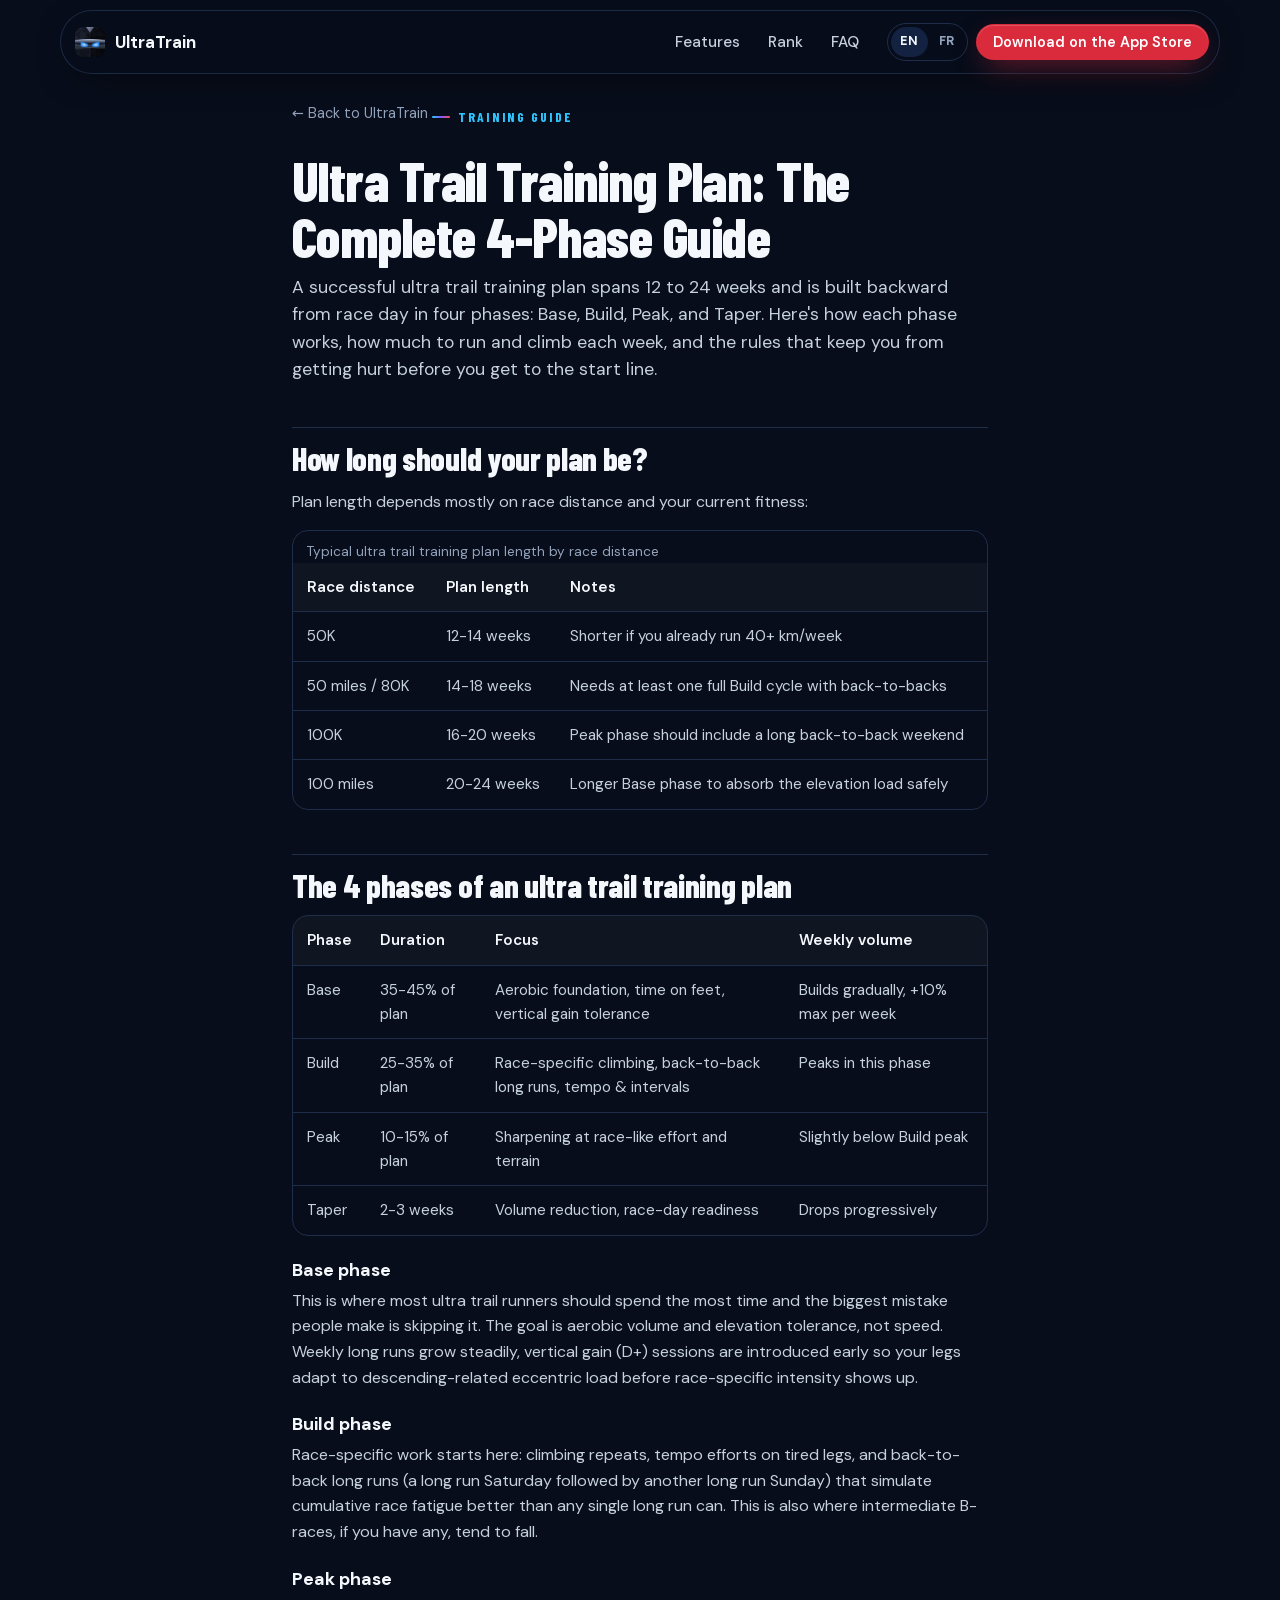
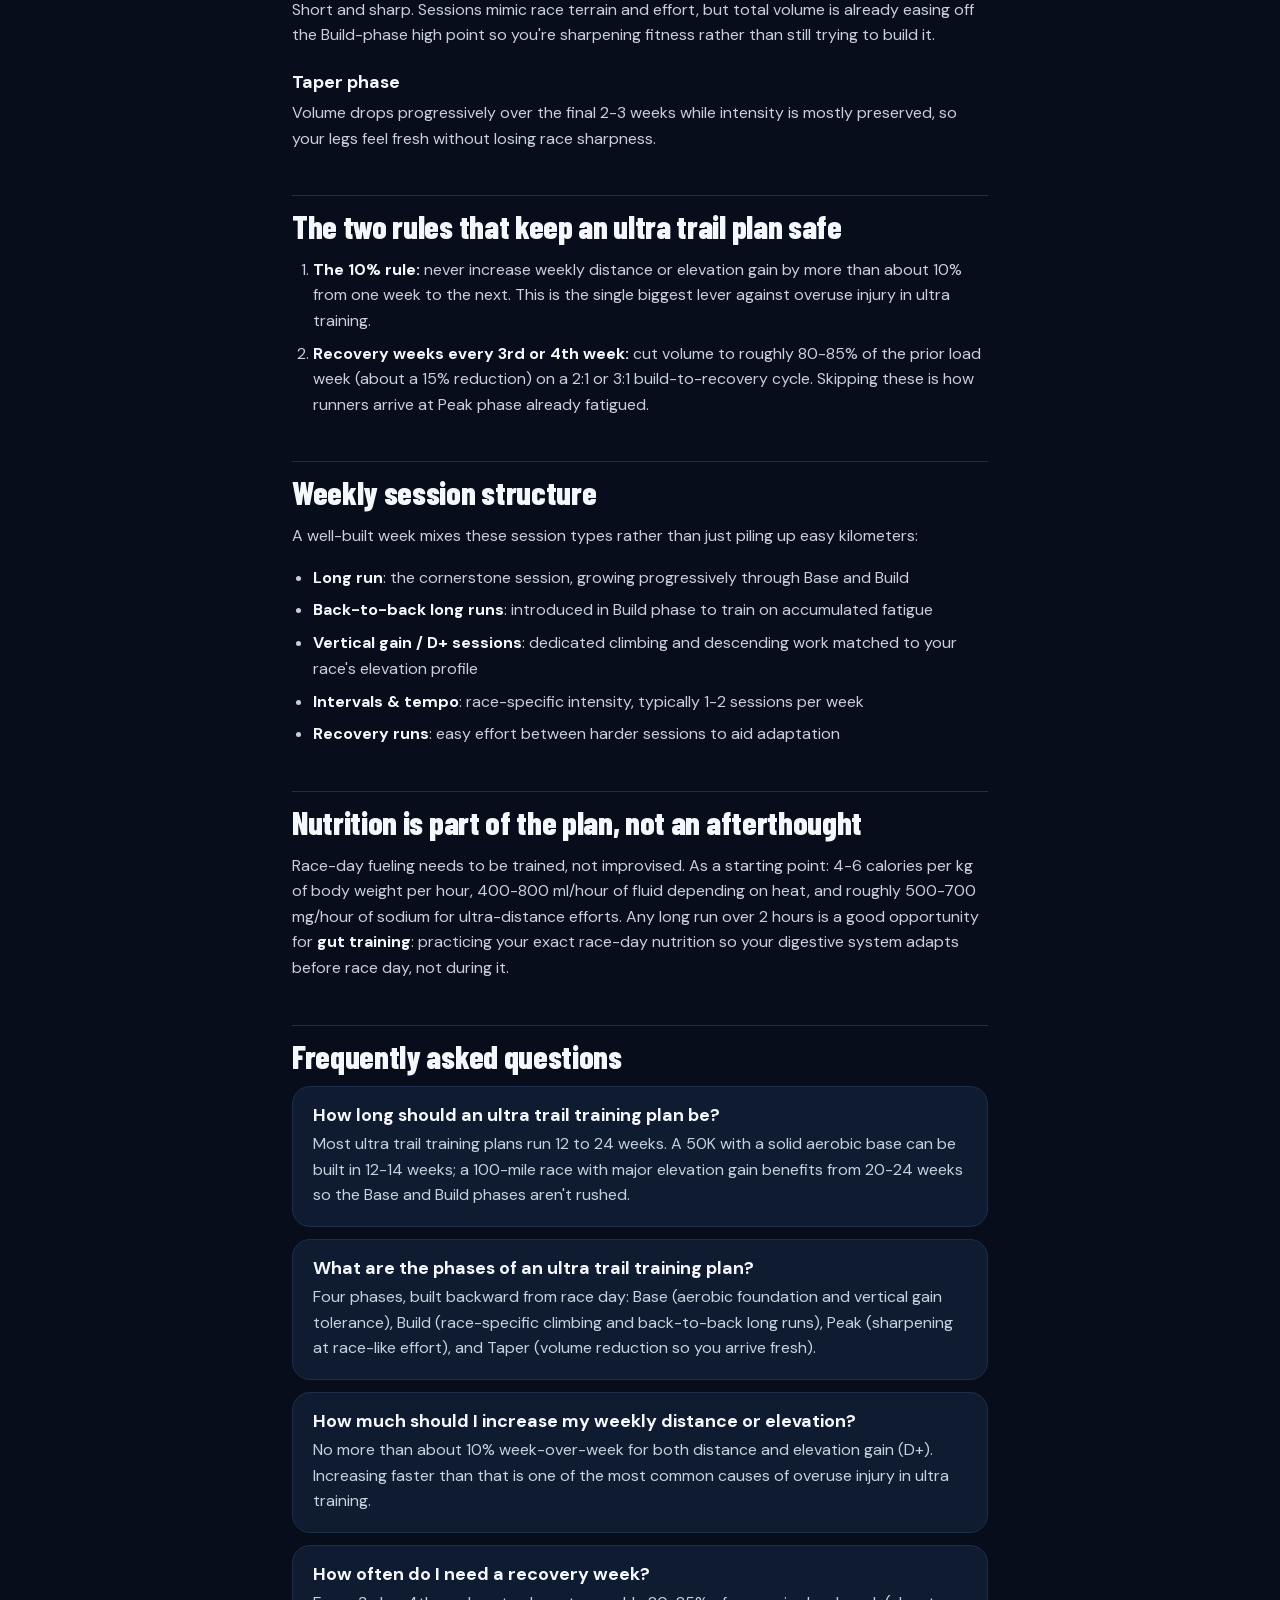
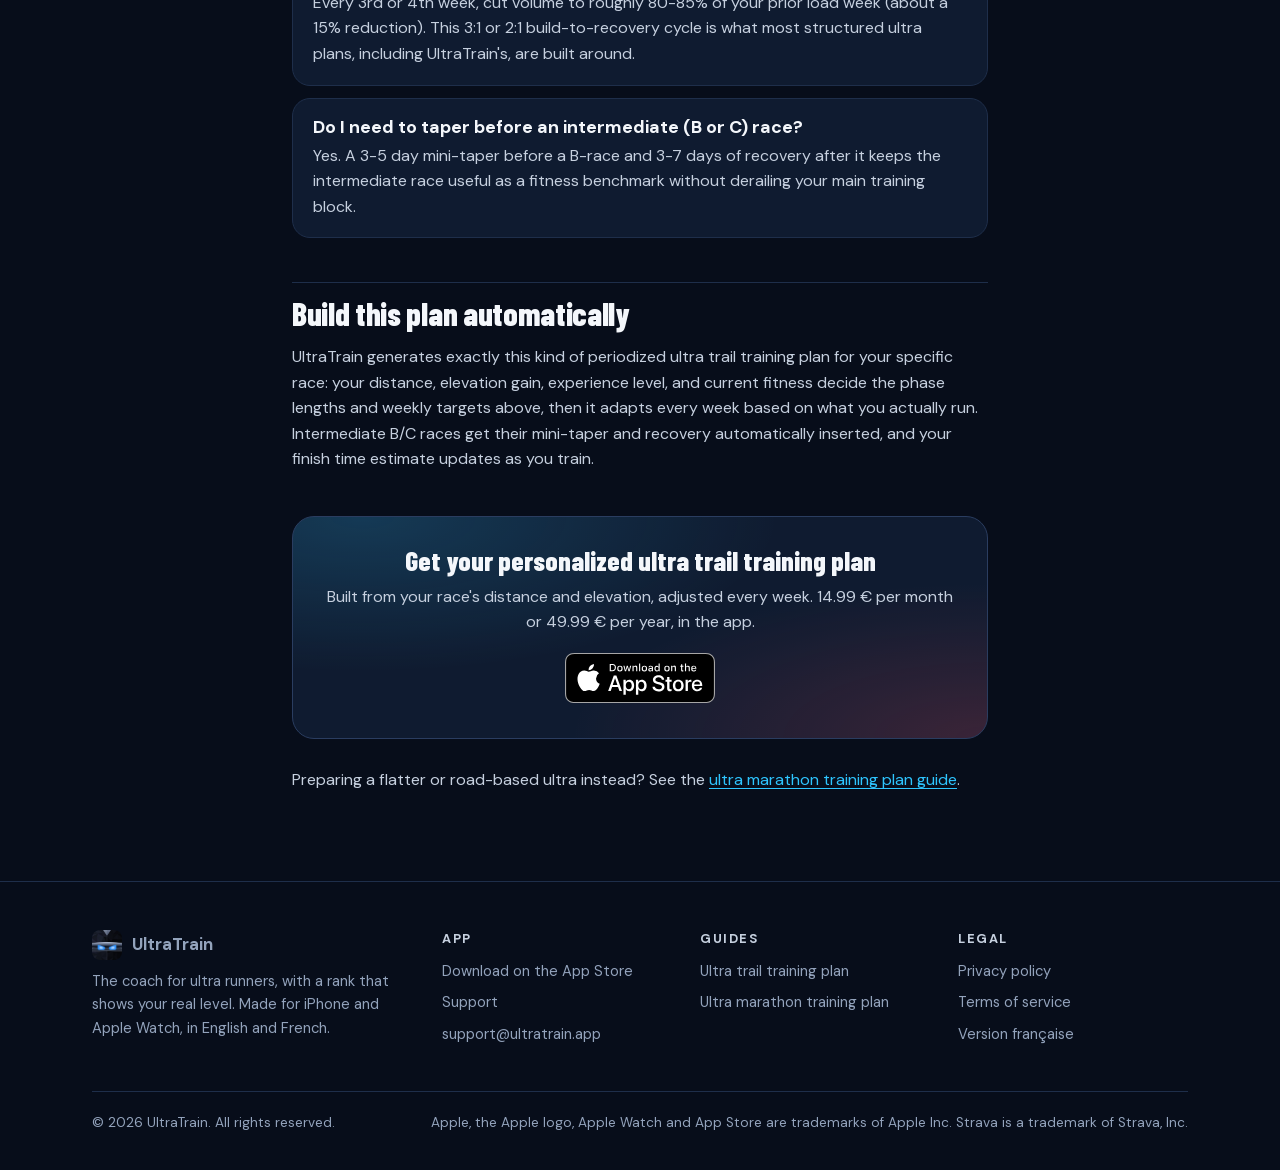
<file: ultra-trail-training-plan.html>
<!DOCTYPE html>
<html lang="en">
<head>
    <meta charset="UTF-8">
    <meta name="viewport" content="width=device-width, initial-scale=1.0">
    <title>Ultra Trail Training Plan: Free 4-Phase Guide &amp; Template</title>
    <meta name="description" content="A complete ultra trail training plan: the 4-phase structure (Base, Build, Peak, Taper), weekly volume targets, recovery weeks, and nutrition, built from the same logic UltraTrain uses to generate your plan.">
    <meta name="theme-color" content="#070D1A">
    <meta name="apple-itunes-app" content="app-id=6759983118">
    <link rel="icon" type="image/png" sizes="32x32" href="assets/favicon-32.png">
    <link rel="icon" type="image/png" sizes="64x64" href="assets/app-icon.png">
    <link rel="apple-touch-icon" href="assets/app-icon-large.png">
    <link rel="canonical" href="https://ultratrain.app/ultra-trail-training-plan.html">
    <link rel="alternate" hreflang="en" href="https://ultratrain.app/ultra-trail-training-plan.html">
    <link rel="alternate" hreflang="fr" href="https://ultratrain.app/fr/ultra-trail-training-plan.html">
    <link rel="alternate" hreflang="x-default" href="https://ultratrain.app/ultra-trail-training-plan.html">
    <meta property="og:title" content="Ultra Trail Training Plan: Free 4-Phase Guide &amp; Template">
    <meta property="og:description" content="The 4-phase structure, weekly volume targets, recovery weeks, and nutrition behind a complete ultra trail training plan.">
    <meta property="og:image" content="https://ultratrain.app/assets/og/og-home-en.png">
    <meta property="og:image:width" content="1200">
    <meta property="og:image:height" content="630">
    <meta property="og:url" content="https://ultratrain.app/ultra-trail-training-plan.html">
    <meta property="og:type" content="article">
    <meta property="og:site_name" content="UltraTrain">
    <meta property="og:locale" content="en_US">
    <meta name="twitter:card" content="summary_large_image">
    <meta name="twitter:title" content="Ultra Trail Training Plan: Free 4-Phase Guide &amp; Template">
    <meta name="twitter:description" content="The 4-phase structure, weekly volume targets, recovery weeks, and nutrition behind a complete ultra trail training plan.">
    <meta name="twitter:image" content="https://ultratrain.app/assets/og/og-home-en.png">
    <link rel="preload" href="assets/fonts/DMSans-latin.woff2" as="font" type="font/woff2" crossorigin>
    <link rel="stylesheet" href="assets/site.css">
    <script type="application/ld+json">
    {
      "@context": "https://schema.org",
      "@graph": [
        {
          "@type": "Article",
          "headline": "Ultra Trail Training Plan: The Complete 4-Phase Guide",
          "description": "A complete ultra trail training plan: the 4-phase structure, weekly volume targets, recovery weeks, and nutrition.",
          "author": { "@type": "Organization", "name": "UltraTrain" },
          "publisher": { "@type": "Organization", "name": "UltraTrain", "logo": { "@type": "ImageObject", "url": "https://ultratrain.app/assets/app-icon-large.png" } },
          "mainEntityOfPage": "https://ultratrain.app/ultra-trail-training-plan.html",
          "datePublished": "2026-10-07",
          "dateModified": "2026-10-07"
        },
        {
          "@type": "FAQPage",
          "mainEntity": [
            {
              "@type": "Question",
              "name": "How long should an ultra trail training plan be?",
              "acceptedAnswer": { "@type": "Answer", "text": "Most ultra trail training plans run 12 to 24 weeks. A 50K with a solid aerobic base can be built in 12-14 weeks; a 100-mile race with major elevation gain benefits from 20-24 weeks so the Base and Build phases aren't rushed." }
            },
            {
              "@type": "Question",
              "name": "What are the phases of an ultra trail training plan?",
              "acceptedAnswer": { "@type": "Answer", "text": "Four phases, built backward from race day: Base (aerobic foundation and vertical gain tolerance), Build (race-specific climbing and back-to-back long runs), Peak (sharpening at race-like effort), and Taper (volume reduction so you arrive fresh)." }
            },
            {
              "@type": "Question",
              "name": "How much should I increase my weekly distance or elevation?",
              "acceptedAnswer": { "@type": "Answer", "text": "No more than about 10% week-over-week for both distance and elevation gain (D+). Increasing faster than that is one of the most common causes of overuse injury in ultra training." }
            },
            {
              "@type": "Question",
              "name": "How often do I need a recovery week?",
              "acceptedAnswer": { "@type": "Answer", "text": "Every 3rd or 4th week, cut volume to roughly 80-85% of your prior load week (about a 15% reduction). This 3:1 or 2:1 build-to-recovery cycle is what most structured ultra plans, including UltraTrain's, are built around." }
            },
            {
              "@type": "Question",
              "name": "Do I need to taper before an intermediate (B or C) race?",
              "acceptedAnswer": { "@type": "Answer", "text": "Yes. A 3-5 day mini-taper before a B-race and 3-7 days of recovery after it keeps the intermediate race useful as a fitness benchmark without derailing your main training block." }
            }
          ]
        }
      ]
    }
    </script>
</head>
<body>
<a class="skip-link" href="#main">Skip to content</a>

<header class="nav">
    <div class="nav-inner">
        <a class="brand" href="/" aria-label="UltraTrain home"><img src="assets/app-icon-large.png" width="30" height="30" alt="">UltraTrain</a>
        <nav class="nav-links" aria-label="Primary">
            <a href="/#features">Features</a>
            <a href="/#rank">Rank</a>
            <a href="/#faq">FAQ</a>
        </nav>
        <div class="lang" aria-label="Language">
            <span aria-current="true" lang="en">EN</span>
            <a href="/fr/ultra-trail-training-plan.html" lang="fr" hreflang="fr">FR</a>
        </div>
        <a class="btn btn-primary btn-sm nav-cta" href="https://apps.apple.com/app/ultratrain/id6759983118">Download on the App Store</a>
        <a class="nav-store-icon" href="https://apps.apple.com/app/ultratrain/id6759983118" aria-label="Download on the App Store">
            <svg viewBox="0 0 24 24" fill="currentColor" aria-hidden="true"><path d="M16.37 12.7c-.03-2.6 2.12-3.85 2.22-3.91-1.21-1.77-3.09-2.01-3.76-2.04-1.6-.16-3.12.94-3.93.94-.81 0-2.06-.92-3.39-.89-1.74.03-3.35 1.01-4.25 2.57-1.81 3.14-.46 7.79 1.3 10.34.86 1.25 1.89 2.65 3.24 2.6 1.3-.05 1.79-.84 3.36-.84 1.57 0 2.01.84 3.39.81 1.4-.02 2.29-1.27 3.14-2.52.99-1.45 1.4-2.85 1.42-2.92-.03-.01-2.72-1.04-2.74-4.14zM13.8 5.06c.71-.87 1.2-2.07 1.07-3.27-1.03.04-2.28.69-3.02 1.55-.66.77-1.24 1.99-1.09 3.17 1.15.09 2.33-.58 3.04-1.45z"/></svg>
        </a>
        <button class="nav-toggle" type="button" aria-expanded="false" aria-controls="menu" aria-label="Menu">
            <svg viewBox="0 0 24 24" fill="none" stroke="currentColor" stroke-width="2" stroke-linecap="round" aria-hidden="true"><path d="M4 7h16M4 12h16M4 17h16"/></svg>
        </button>
    </div>
    <div class="nav-menu" id="menu" data-open="false">
        <a href="/#features">Features</a>
        <a href="/#rank">Rank</a>
        <a href="/#faq">FAQ</a>
        <a href="support.html">Support</a>
        <a class="btn btn-primary" href="https://apps.apple.com/app/ultratrain/id6759983118">Download on the App Store</a>
    </div>
</header>

<main id="main" class="page">
<div class="container">
    <a href="/" class="back">&larr; Back to UltraTrain</a>
    <span class="eyebrow">Training guide</span>
    <h1>Ultra Trail Training Plan: The Complete 4-Phase Guide</h1>
    <p class="subtitle">A successful ultra trail training plan spans 12 to 24 weeks and is built backward from race day in four phases: Base, Build, Peak, and Taper. Here's how each phase works, how much to run and climb each week, and the rules that keep you from getting hurt before you get to the start line.</p>

    <h2>How long should your plan be?</h2>
    <p>Plan length depends mostly on race distance and your current fitness:</p>
    <div class="overflow">
    <table>
        <caption>Typical ultra trail training plan length by race distance</caption>
        <thead><tr><th>Race distance</th><th>Plan length</th><th>Notes</th></tr></thead>
        <tbody>
            <tr><td>50K</td><td>12-14 weeks</td><td>Shorter if you already run 40+ km/week</td></tr>
            <tr><td>50 miles / 80K</td><td>14-18 weeks</td><td>Needs at least one full Build cycle with back-to-backs</td></tr>
            <tr><td>100K</td><td>16-20 weeks</td><td>Peak phase should include a long back-to-back weekend</td></tr>
            <tr><td>100 miles</td><td>20-24 weeks</td><td>Longer Base phase to absorb the elevation load safely</td></tr>
        </tbody>
    </table>
    </div>

    <h2>The 4 phases of an ultra trail training plan</h2>
    <div class="overflow">
    <table>
        <thead><tr><th>Phase</th><th>Duration</th><th>Focus</th><th>Weekly volume</th></tr></thead>
        <tbody>
            <tr><td>Base</td><td>35-45% of plan</td><td>Aerobic foundation, time on feet, vertical gain tolerance</td><td>Builds gradually, +10% max per week</td></tr>
            <tr><td>Build</td><td>25-35% of plan</td><td>Race-specific climbing, back-to-back long runs, tempo &amp; intervals</td><td>Peaks in this phase</td></tr>
            <tr><td>Peak</td><td>10-15% of plan</td><td>Sharpening at race-like effort and terrain</td><td>Slightly below Build peak</td></tr>
            <tr><td>Taper</td><td>2-3 weeks</td><td>Volume reduction, race-day readiness</td><td>Drops progressively</td></tr>
        </tbody>
    </table>
    </div>

    <h3>Base phase</h3>
    <p>This is where most ultra trail runners should spend the most time and the biggest mistake people make is skipping it. The goal is aerobic volume and elevation tolerance, not speed. Weekly long runs grow steadily, vertical gain (D+) sessions are introduced early so your legs adapt to descending-related eccentric load before race-specific intensity shows up.</p>

    <h3>Build phase</h3>
    <p>Race-specific work starts here: climbing repeats, tempo efforts on tired legs, and back-to-back long runs (a long run Saturday followed by another long run Sunday) that simulate cumulative race fatigue better than any single long run can. This is also where intermediate B-races, if you have any, tend to fall.</p>

    <h3>Peak phase</h3>
    <p>Short and sharp. Sessions mimic race terrain and effort, but total volume is already easing off the Build-phase high point so you're sharpening fitness rather than still trying to build it.</p>

    <h3>Taper phase</h3>
    <p>Volume drops progressively over the final 2-3 weeks while intensity is mostly preserved, so your legs feel fresh without losing race sharpness.</p>

    <h2>The two rules that keep an ultra trail plan safe</h2>
    <ol>
        <li><strong>The 10% rule:</strong> never increase weekly distance or elevation gain by more than about 10% from one week to the next. This is the single biggest lever against overuse injury in ultra training.</li>
        <li><strong>Recovery weeks every 3rd or 4th week:</strong> cut volume to roughly 80-85% of the prior load week (about a 15% reduction) on a 2:1 or 3:1 build-to-recovery cycle. Skipping these is how runners arrive at Peak phase already fatigued.</li>
    </ol>

    <h2>Weekly session structure</h2>
    <p>A well-built week mixes these session types rather than just piling up easy kilometers:</p>
    <ul>
        <li><strong>Long run</strong>: the cornerstone session, growing progressively through Base and Build</li>
        <li><strong>Back-to-back long runs</strong>: introduced in Build phase to train on accumulated fatigue</li>
        <li><strong>Vertical gain / D+ sessions</strong>: dedicated climbing and descending work matched to your race's elevation profile</li>
        <li><strong>Intervals &amp; tempo</strong>: race-specific intensity, typically 1-2 sessions per week</li>
        <li><strong>Recovery runs</strong>: easy effort between harder sessions to aid adaptation</li>
    </ul>

    <h2>Nutrition is part of the plan, not an afterthought</h2>
    <p>Race-day fueling needs to be trained, not improvised. As a starting point: 4-6 calories per kg of body weight per hour, 400-800 ml/hour of fluid depending on heat, and roughly 500-700 mg/hour of sodium for ultra-distance efforts. Any long run over 2 hours is a good opportunity for <strong>gut training</strong>: practicing your exact race-day nutrition so your digestive system adapts before race day, not during it.</p>

    <h2>Frequently asked questions</h2>
    <div class="faq-item">
        <h3>How long should an ultra trail training plan be?</h3>
        <p>Most ultra trail training plans run 12 to 24 weeks. A 50K with a solid aerobic base can be built in 12-14 weeks; a 100-mile race with major elevation gain benefits from 20-24 weeks so the Base and Build phases aren't rushed.</p>
    </div>
    <div class="faq-item">
        <h3>What are the phases of an ultra trail training plan?</h3>
        <p>Four phases, built backward from race day: Base (aerobic foundation and vertical gain tolerance), Build (race-specific climbing and back-to-back long runs), Peak (sharpening at race-like effort), and Taper (volume reduction so you arrive fresh).</p>
    </div>
    <div class="faq-item">
        <h3>How much should I increase my weekly distance or elevation?</h3>
        <p>No more than about 10% week-over-week for both distance and elevation gain (D+). Increasing faster than that is one of the most common causes of overuse injury in ultra training.</p>
    </div>
    <div class="faq-item">
        <h3>How often do I need a recovery week?</h3>
        <p>Every 3rd or 4th week, cut volume to roughly 80-85% of your prior load week (about a 15% reduction). This 3:1 or 2:1 build-to-recovery cycle is what most structured ultra plans, including UltraTrain's, are built around.</p>
    </div>
    <div class="faq-item">
        <h3>Do I need to taper before an intermediate (B or C) race?</h3>
        <p>Yes. A 3-5 day mini-taper before a B-race and 3-7 days of recovery after it keeps the intermediate race useful as a fitness benchmark without derailing your main training block.</p>
    </div>

    <h2>Build this plan automatically</h2>
    <p>UltraTrain generates exactly this kind of periodized ultra trail training plan for your specific race: your distance, elevation gain, experience level, and current fitness decide the phase lengths and weekly targets above, then it adapts every week based on what you actually run. Intermediate B/C races get their mini-taper and recovery automatically inserted, and your finish time estimate updates as you train.</p>

        <div class="cta-card">
        <h3>Get your personalized ultra trail training plan</h3>
        <p>Built from your race's distance and elevation, adjusted every week. 14.99 € per month or 49.99 € per year, in the app.</p>
        <a class="app-store" href="https://apps.apple.com/app/ultratrain/id6759983118"><img src="assets/img/app-store-badge-en.svg" width="150" height="50" alt="Download on the App Store" loading="lazy"></a>
    </div>

    <p class="related">Preparing a flatter or road-based ultra instead? See the <a href="ultra-marathon-training-plan.html">ultra marathon training plan guide</a>.</p>

    
</div>
</main>

<footer class="footer">
    <div class="container">
        <div class="footer-grid">
            <div>
                <a class="brand" href="/"><img src="assets/app-icon-large.png" width="30" height="30" alt="">UltraTrain</a>
                <p>The coach for ultra runners, with a rank that shows your real level. Made for iPhone and Apple Watch, in English and French.</p>
            </div>
            <div>
                <h3 class="footer-h">App</h3>
                <ul>
                    <li><a href="https://apps.apple.com/app/ultratrain/id6759983118">Download on the App Store</a></li>
                    <li><a href="support.html">Support</a></li>
                    <li><a href="mailto:support@ultratrain.app">support@ultratrain.app</a></li>
                </ul>
            </div>
            <div>
                <h3 class="footer-h">Guides</h3>
                <ul>
                    <li><a href="ultra-trail-training-plan.html">Ultra trail training plan</a></li>
                    <li><a href="ultra-marathon-training-plan.html">Ultra marathon training plan</a></li>
                </ul>
            </div>
            <div>
                <h3 class="footer-h">Legal</h3>
                <ul>
                    <li><a href="privacy.html">Privacy policy</a></li>
                    <li><a href="terms.html">Terms of service</a></li>
                    <li><a href="/fr/ultra-trail-training-plan.html" lang="fr" hreflang="fr">Version française</a></li>
                </ul>
            </div>
        </div>
        <div class="footer-bottom">
            <span>&copy; 2026 UltraTrain. All rights reserved.</span>
            <span>Apple, the Apple logo, Apple Watch and App Store are trademarks of Apple Inc. Strava is a trademark of Strava, Inc.</span>
        </div>
    </div>
</footer>

<script src="assets/site.js" defer></script>
</body>
</html>
</file>
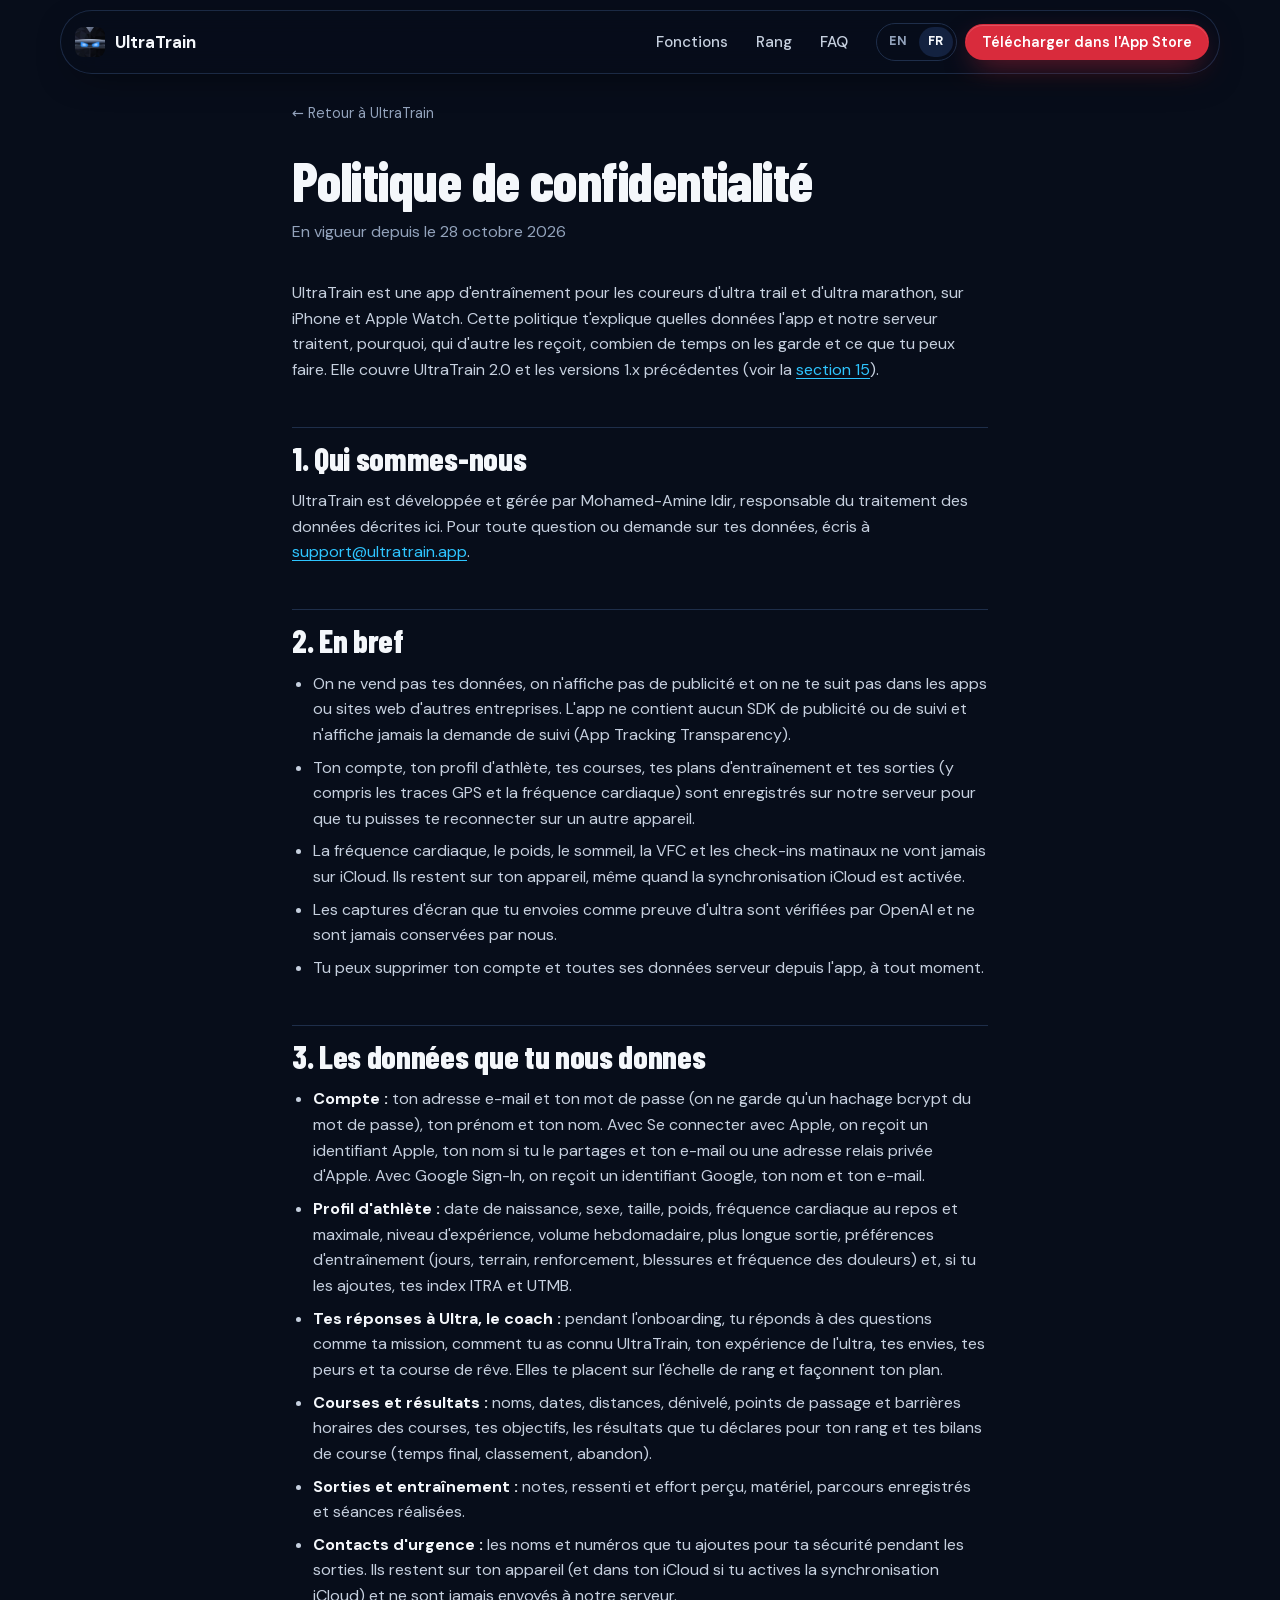
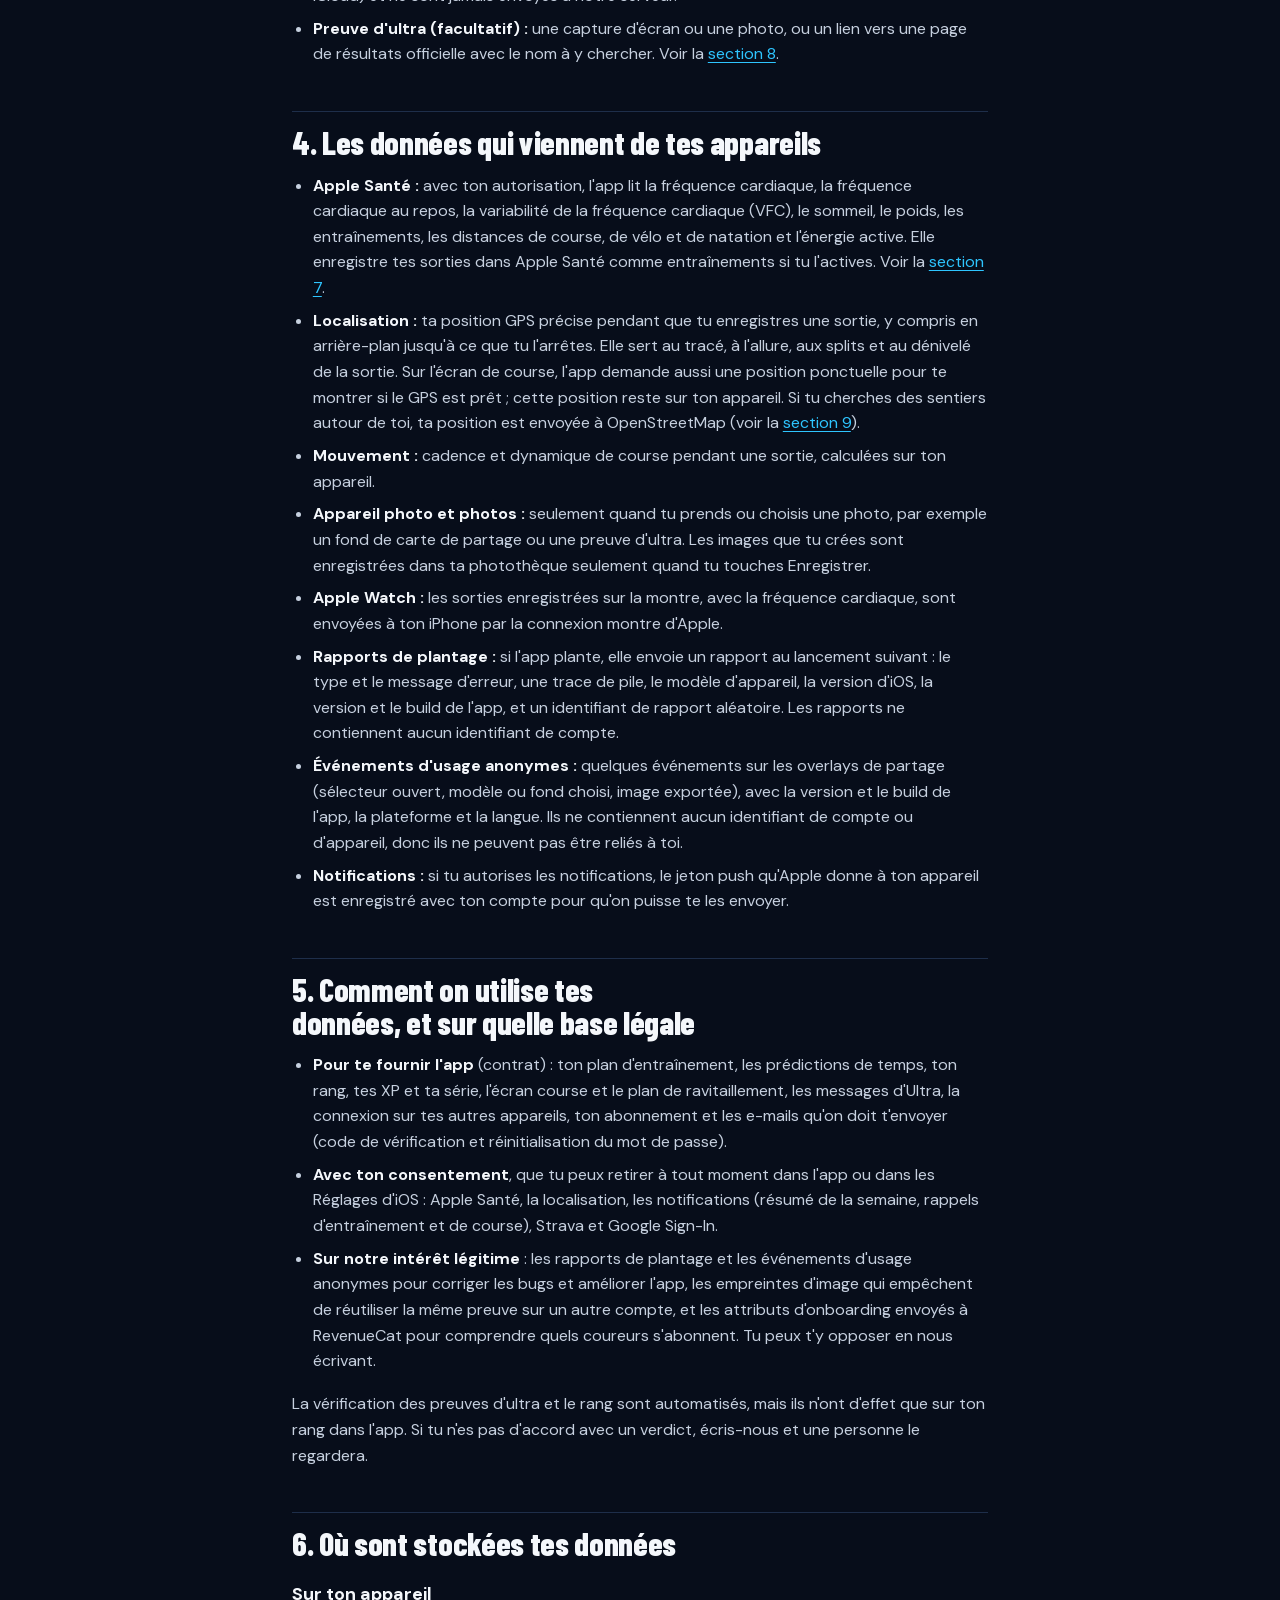
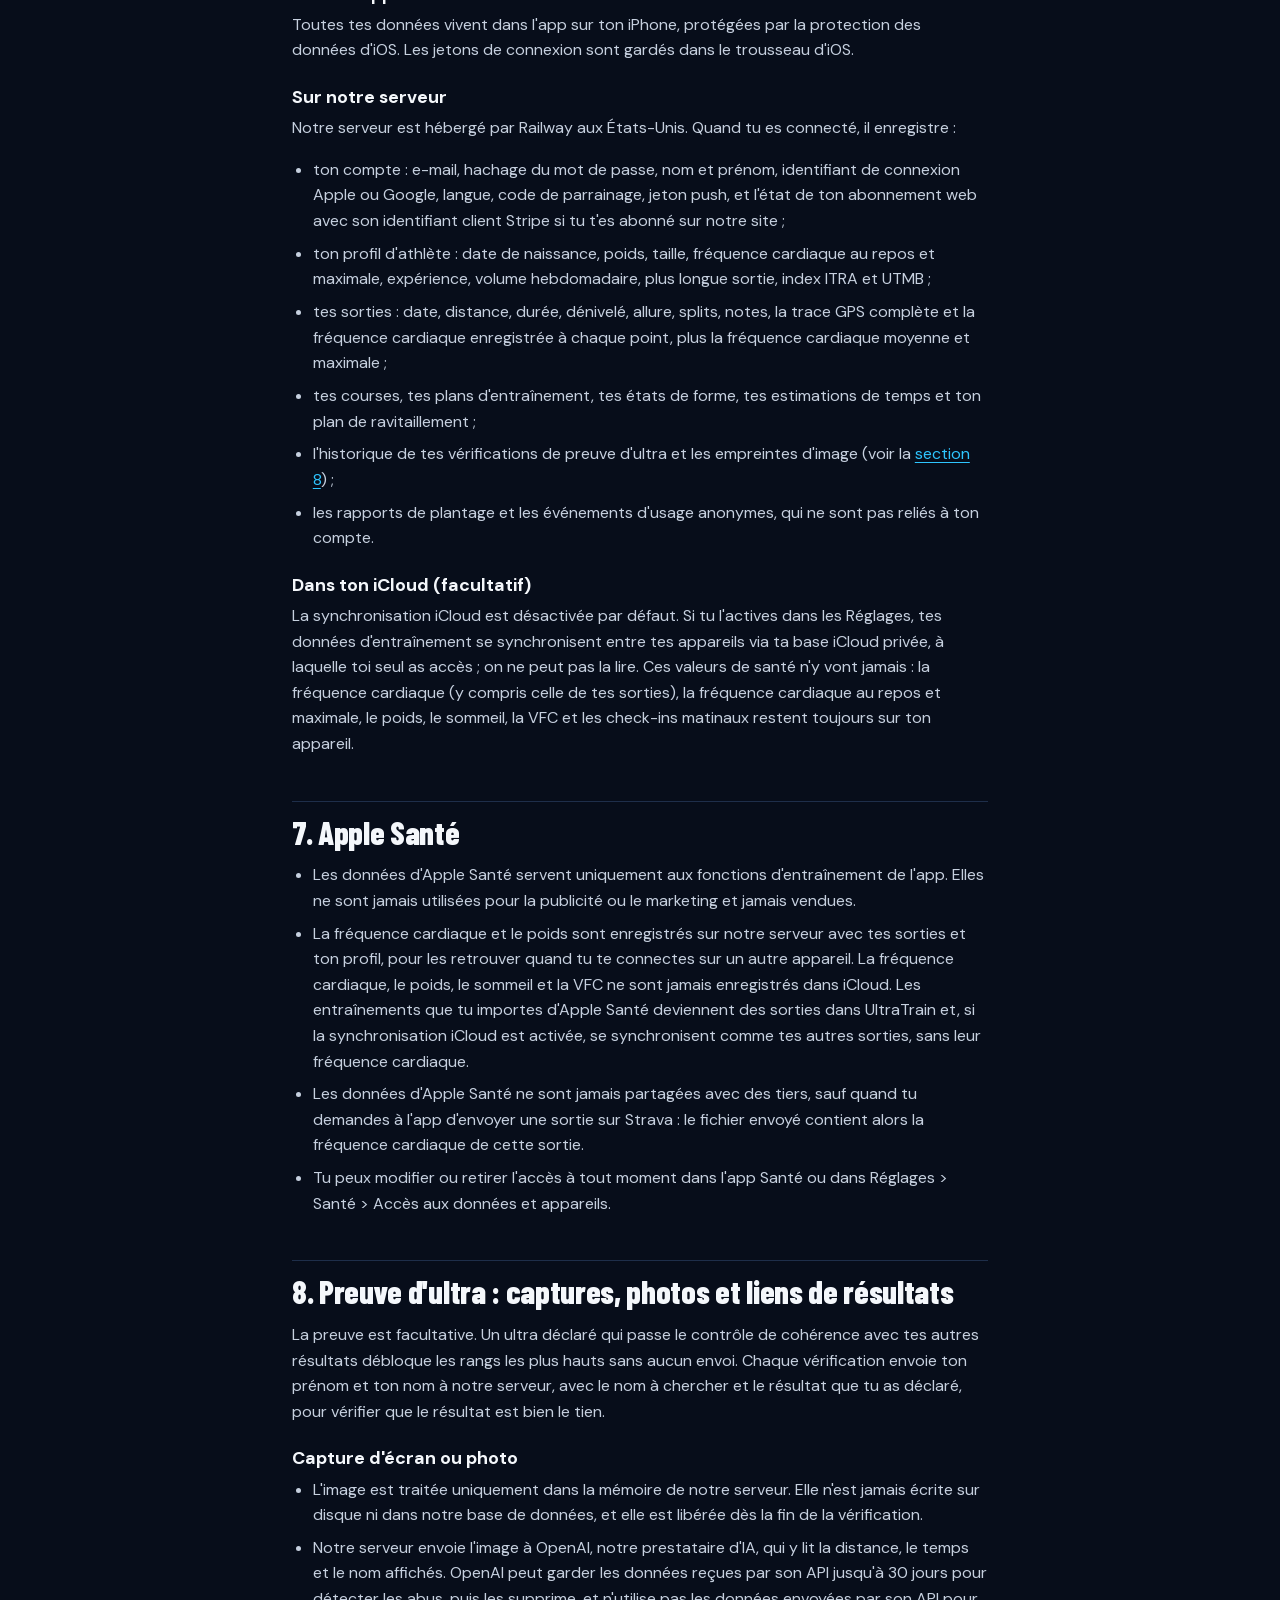
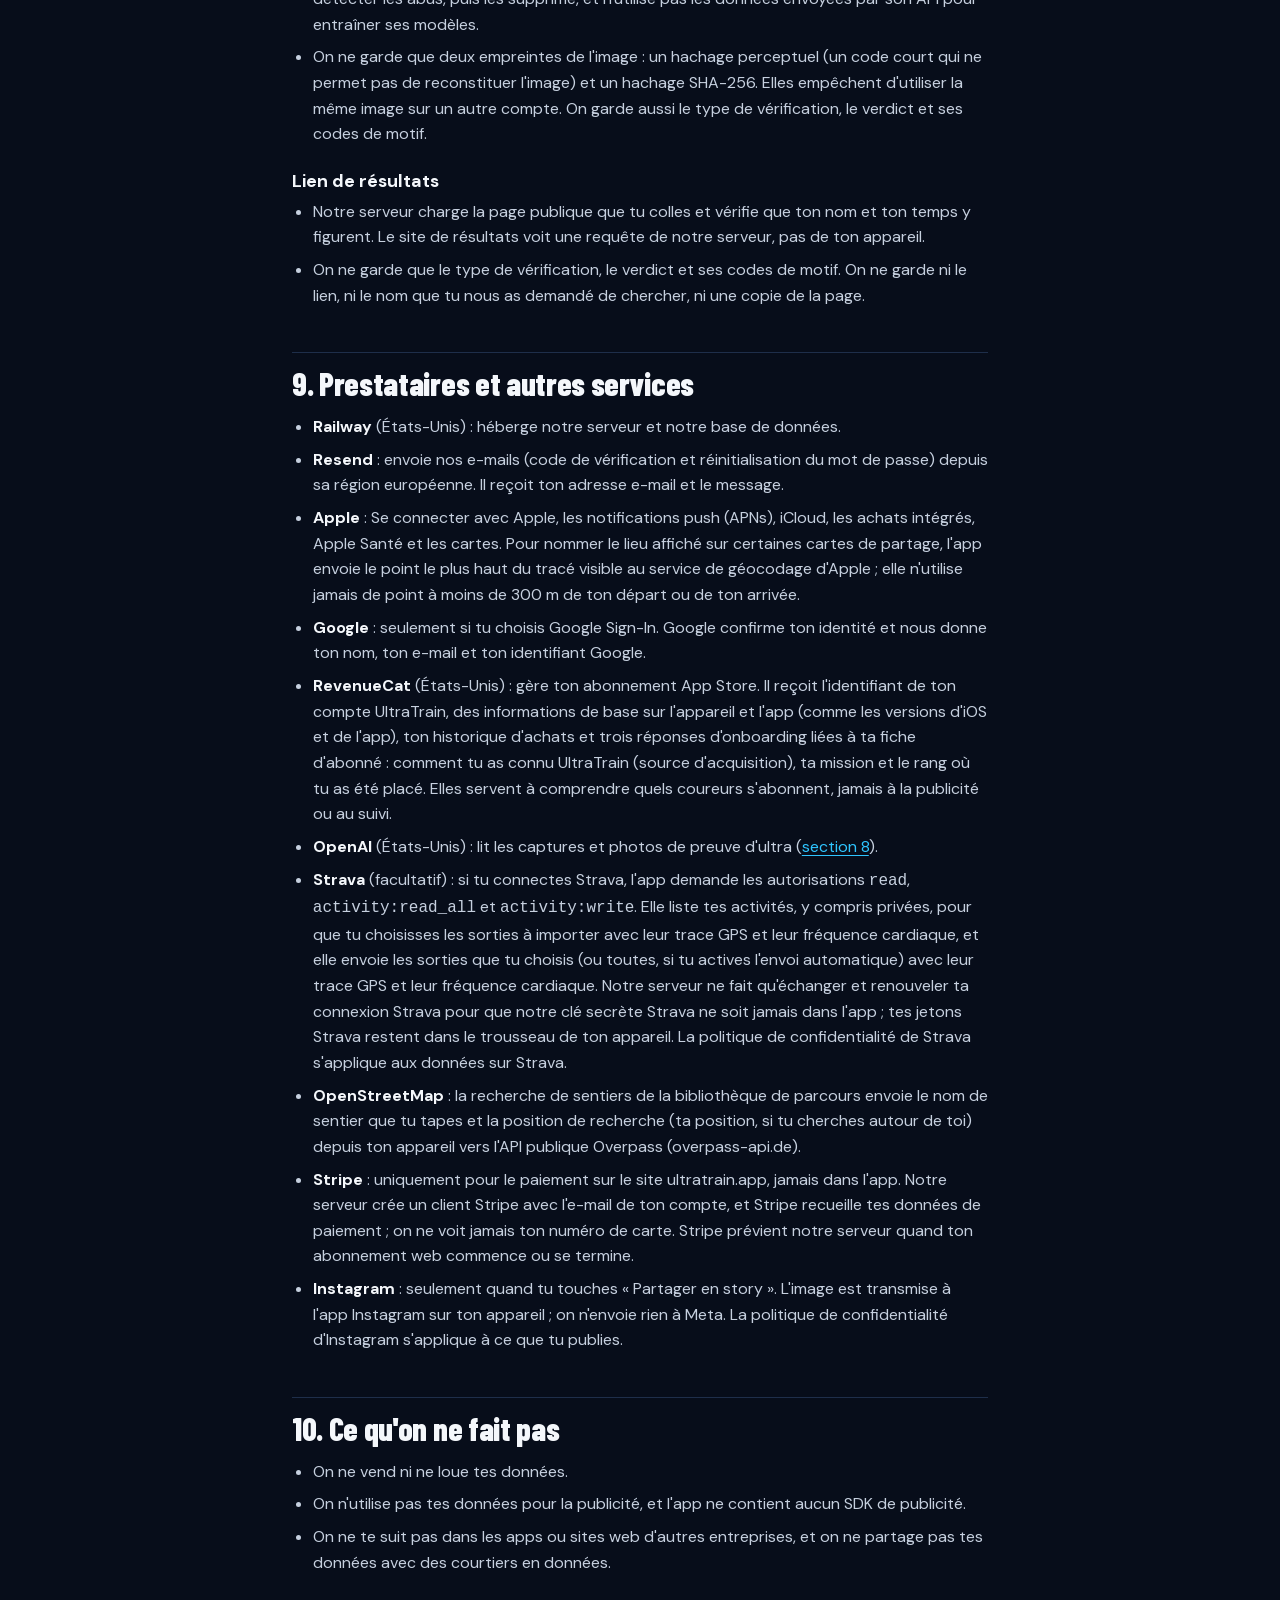
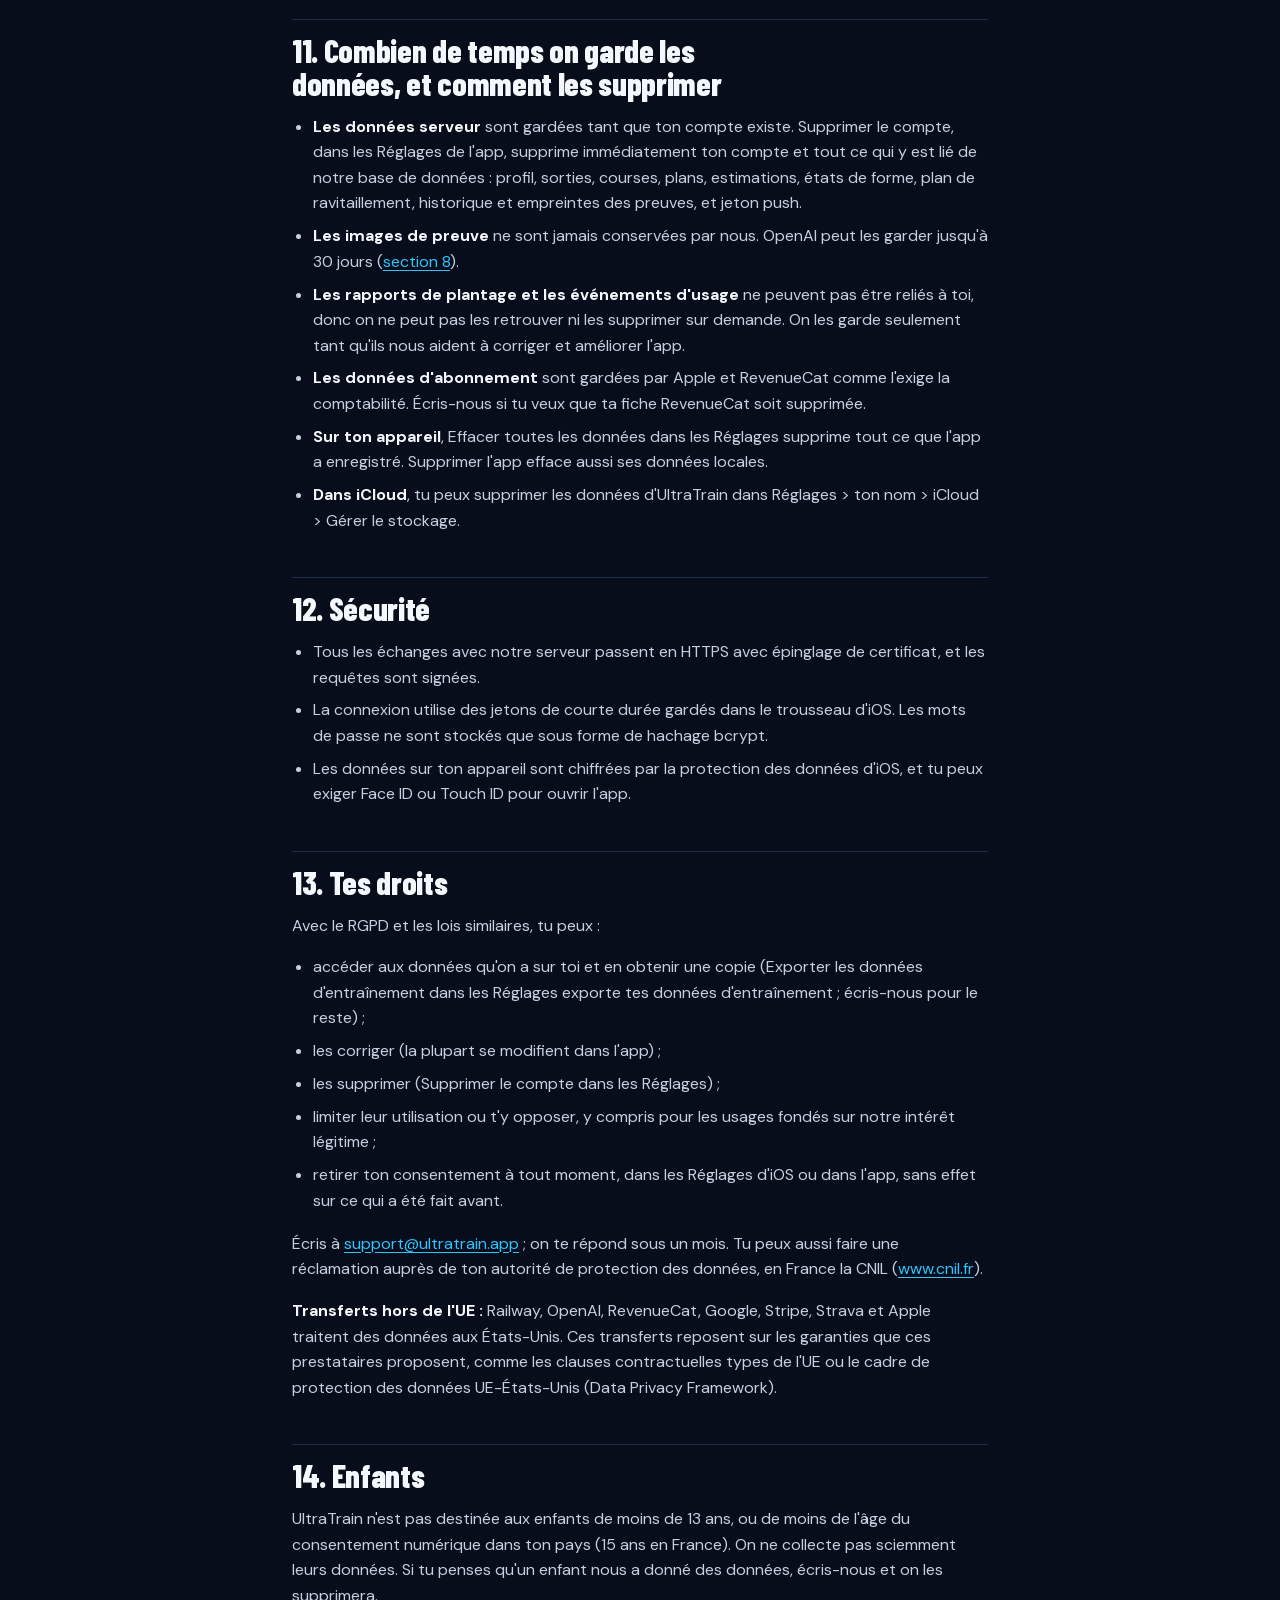
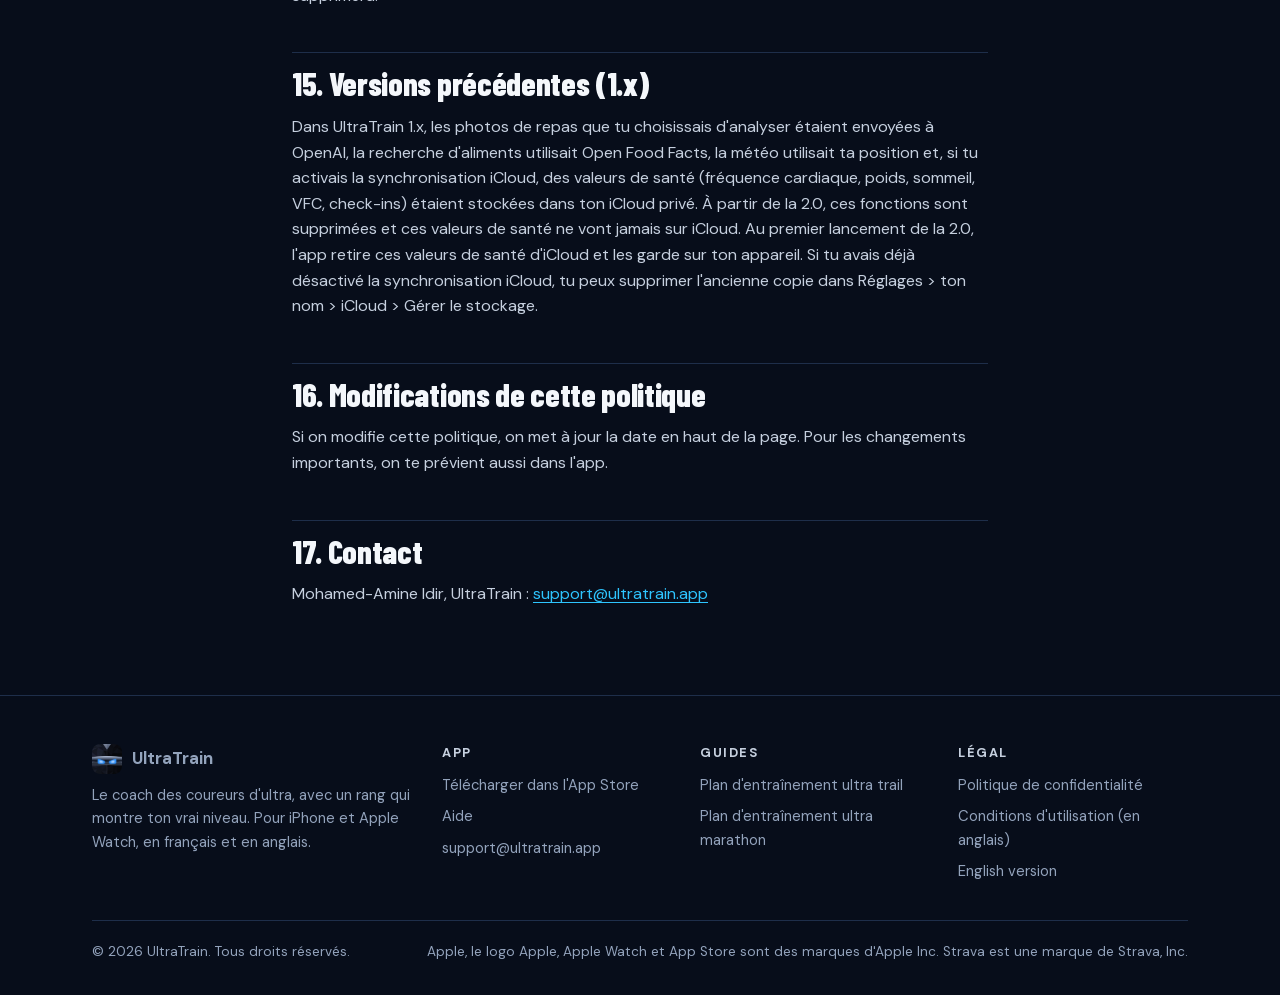
<file: fr/privacy.html>
<!DOCTYPE html>
<html lang="fr">
<head>
    <meta charset="UTF-8">
    <meta name="viewport" content="width=device-width, initial-scale=1.0">
    <title>Politique de confidentialité - UltraTrain</title>
    <meta name="description" content="Comment UltraTrain, l'app d'entraînement ultra trail et ultra marathon, collecte, utilise et protège tes données.">
    <meta name="theme-color" content="#070D1A">
    <meta name="apple-itunes-app" content="app-id=6759983118">
    <link rel="icon" type="image/png" sizes="32x32" href="../assets/favicon-32.png">
    <link rel="icon" type="image/png" sizes="64x64" href="../assets/app-icon.png">
    <link rel="apple-touch-icon" href="../assets/app-icon-large.png">
    <link rel="canonical" href="https://ultratrain.app/fr/privacy.html">
    <link rel="alternate" hreflang="en" href="https://ultratrain.app/privacy.html">
    <link rel="alternate" hreflang="fr" href="https://ultratrain.app/fr/privacy.html">
    <link rel="alternate" hreflang="x-default" href="https://ultratrain.app/privacy.html">
    <meta property="og:title" content="Politique de confidentialité - UltraTrain">
    <meta property="og:description" content="Comment UltraTrain, l'app d'entraînement ultra trail et ultra marathon, collecte, utilise et protège tes données.">
    <meta property="og:image" content="https://ultratrain.app/assets/og/og-home-fr.png">
    <meta property="og:image:width" content="1200">
    <meta property="og:image:height" content="630">
    <meta property="og:url" content="https://ultratrain.app/fr/privacy.html">
    <meta property="og:type" content="website">
    <meta property="og:site_name" content="UltraTrain">
    <meta property="og:locale" content="fr_FR">
    <meta name="twitter:card" content="summary_large_image">
    <meta name="twitter:title" content="Politique de confidentialité - UltraTrain">
    <meta name="twitter:description" content="Comment UltraTrain, l'app d'entraînement ultra trail et ultra marathon, collecte, utilise et protège tes données.">
    <meta name="twitter:image" content="https://ultratrain.app/assets/og/og-home-fr.png">
    <link rel="preload" href="../assets/fonts/DMSans-latin.woff2" as="font" type="font/woff2" crossorigin>
    <link rel="stylesheet" href="../assets/site.css">
</head>
<body>
<a class="skip-link" href="#main">Aller au contenu</a>

<header class="nav">
    <div class="nav-inner">
        <a class="brand" href="/fr/" aria-label="Accueil UltraTrain"><img src="../assets/app-icon-large.png" width="30" height="30" alt="">UltraTrain</a>
        <nav class="nav-links" aria-label="Navigation principale">
            <a href="/fr/#features">Fonctions</a>
            <a href="/fr/#rank">Rang</a>
            <a href="/fr/#faq">FAQ</a>
        </nav>
        <div class="lang" aria-label="Langue">
            <a href="/privacy.html" lang="en" hreflang="en">EN</a>
            <span aria-current="true" lang="fr">FR</span>
        </div>
        <a class="btn btn-primary btn-sm nav-cta" href="https://apps.apple.com/fr/app/ultratrain/id6759983118">Télécharger dans l'App Store</a>
        <a class="nav-store-icon" href="https://apps.apple.com/fr/app/ultratrain/id6759983118" aria-label="Télécharger dans l'App Store">
            <svg viewBox="0 0 24 24" fill="currentColor" aria-hidden="true"><path d="M16.37 12.7c-.03-2.6 2.12-3.85 2.22-3.91-1.21-1.77-3.09-2.01-3.76-2.04-1.6-.16-3.12.94-3.93.94-.81 0-2.06-.92-3.39-.89-1.74.03-3.35 1.01-4.25 2.57-1.81 3.14-.46 7.79 1.3 10.34.86 1.25 1.89 2.65 3.24 2.6 1.3-.05 1.79-.84 3.36-.84 1.57 0 2.01.84 3.39.81 1.4-.02 2.29-1.27 3.14-2.52.99-1.45 1.4-2.85 1.42-2.92-.03-.01-2.72-1.04-2.74-4.14zM13.8 5.06c.71-.87 1.2-2.07 1.07-3.27-1.03.04-2.28.69-3.02 1.55-.66.77-1.24 1.99-1.09 3.17 1.15.09 2.33-.58 3.04-1.45z"/></svg>
        </a>
        <button class="nav-toggle" type="button" aria-expanded="false" aria-controls="menu" aria-label="Menu">
            <svg viewBox="0 0 24 24" fill="none" stroke="currentColor" stroke-width="2" stroke-linecap="round" aria-hidden="true"><path d="M4 7h16M4 12h16M4 17h16"/></svg>
        </button>
    </div>
    <div class="nav-menu" id="menu" data-open="false">
        <a href="/fr/#features">Fonctions</a>
        <a href="/fr/#rank">Rang</a>
        <a href="/fr/#faq">FAQ</a>
        <a href="support.html">Aide</a>
        <a class="btn btn-primary" href="https://apps.apple.com/fr/app/ultratrain/id6759983118">Télécharger dans l'App Store</a>
    </div>
</header>

<main id="main" class="page">
<div class="container">
    <a href="/fr/" class="back">&larr; Retour à UltraTrain</a>
    <h1>Politique de confidentialité</h1>
    <p class="date">En vigueur depuis le 28 octobre 2026</p>

    <p>UltraTrain est une app d'entraînement pour les coureurs d'ultra trail et d'ultra marathon, sur iPhone et Apple Watch. Cette politique t'explique quelles données l'app et notre serveur traitent, pourquoi, qui d'autre les reçoit, combien de temps on les garde et ce que tu peux faire. Elle couvre UltraTrain 2.0 et les versions 1.x précédentes (voir la <a href="#earlier-versions">section 15</a>).</p>

    <h2 id="who-we-are">1. Qui sommes-nous</h2>
    <p>UltraTrain est développée et gérée par Mohamed-Amine Idir, responsable du traitement des données décrites ici. Pour toute question ou demande sur tes données, écris à <a href="mailto:support@ultratrain.app">support@ultratrain.app</a>.</p>

    <h2 id="summary">2. En bref</h2>
    <ul>
        <li>On ne vend pas tes données, on n'affiche pas de publicité et on ne te suit pas dans les apps ou sites web d'autres entreprises. L'app ne contient aucun SDK de publicité ou de suivi et n'affiche jamais la demande de suivi (App Tracking Transparency).</li>
        <li>Ton compte, ton profil d'athlète, tes courses, tes plans d'entraînement et tes sorties (y compris les traces GPS et la fréquence cardiaque) sont enregistrés sur notre serveur pour que tu puisses te reconnecter sur un autre appareil.</li>
        <li>La fréquence cardiaque, le poids, le sommeil, la VFC et les check-ins matinaux ne vont jamais sur iCloud. Ils restent sur ton appareil, même quand la synchronisation iCloud est activée.</li>
        <li>Les captures d'écran que tu envoies comme preuve d'ultra sont vérifiées par OpenAI et ne sont jamais conservées par nous.</li>
        <li>Tu peux supprimer ton compte et toutes ses données serveur depuis l'app, à tout moment.</li>
    </ul>

    <h2 id="data-you-give">3. Les données que tu nous donnes</h2>
    <ul>
        <li><strong>Compte&nbsp;:</strong> ton adresse e-mail et ton mot de passe (on ne garde qu'un hachage bcrypt du mot de passe), ton prénom et ton nom. Avec Se connecter avec Apple, on reçoit un identifiant Apple, ton nom si tu le partages et ton e-mail ou une adresse relais privée d'Apple. Avec Google Sign-In, on reçoit un identifiant Google, ton nom et ton e-mail.</li>
        <li><strong>Profil d'athlète&nbsp;:</strong> date de naissance, sexe, taille, poids, fréquence cardiaque au repos et maximale, niveau d'expérience, volume hebdomadaire, plus longue sortie, préférences d'entraînement (jours, terrain, renforcement, blessures et fréquence des douleurs) et, si tu les ajoutes, tes index ITRA et UTMB.</li>
        <li><strong>Tes réponses à Ultra, le coach&nbsp;:</strong> pendant l'onboarding, tu réponds à des questions comme ta mission, comment tu as connu UltraTrain, ton expérience de l'ultra, tes envies, tes peurs et ta course de rêve. Elles te placent sur l'échelle de rang et façonnent ton plan.</li>
        <li><strong>Courses et résultats&nbsp;:</strong> noms, dates, distances, dénivelé, points de passage et barrières horaires des courses, tes objectifs, les résultats que tu déclares pour ton rang et tes bilans de course (temps final, classement, abandon).</li>
        <li><strong>Sorties et entraînement&nbsp;:</strong> notes, ressenti et effort perçu, matériel, parcours enregistrés et séances réalisées.</li>
        <li><strong>Contacts d'urgence&nbsp;:</strong> les noms et numéros que tu ajoutes pour ta sécurité pendant les sorties. Ils restent sur ton appareil (et dans ton iCloud si tu actives la synchronisation iCloud) et ne sont jamais envoyés à notre serveur.</li>
        <li><strong>Preuve d'ultra (facultatif)&nbsp;:</strong> une capture d'écran ou une photo, ou un lien vers une page de résultats officielle avec le nom à y chercher. Voir la <a href="#ultra-proof">section 8</a>.</li>
    </ul>

    <h2 id="data-from-devices">4. Les données qui viennent de tes appareils</h2>
    <ul>
        <li><strong>Apple Santé&nbsp;:</strong> avec ton autorisation, l'app lit la fréquence cardiaque, la fréquence cardiaque au repos, la variabilité de la fréquence cardiaque (VFC), le sommeil, le poids, les entraînements, les distances de course, de vélo et de natation et l'énergie active. Elle enregistre tes sorties dans Apple Santé comme entraînements si tu l'actives. Voir la <a href="#apple-health">section 7</a>.</li>
        <li><strong>Localisation&nbsp;:</strong> ta position GPS précise pendant que tu enregistres une sortie, y compris en arrière-plan jusqu'à ce que tu l'arrêtes. Elle sert au tracé, à l'allure, aux splits et au dénivelé de la sortie. Sur l'écran de course, l'app demande aussi une position ponctuelle pour te montrer si le GPS est prêt&nbsp;; cette position reste sur ton appareil. Si tu cherches des sentiers autour de toi, ta position est envoyée à OpenStreetMap (voir la <a href="#providers">section 9</a>).</li>
        <li><strong>Mouvement&nbsp;:</strong> cadence et dynamique de course pendant une sortie, calculées sur ton appareil.</li>
        <li><strong>Appareil photo et photos&nbsp;:</strong> seulement quand tu prends ou choisis une photo, par exemple un fond de carte de partage ou une preuve d'ultra. Les images que tu crées sont enregistrées dans ta photothèque seulement quand tu touches Enregistrer.</li>
        <li><strong>Apple Watch&nbsp;:</strong> les sorties enregistrées sur la montre, avec la fréquence cardiaque, sont envoyées à ton iPhone par la connexion montre d'Apple.</li>
        <li><strong>Rapports de plantage&nbsp;:</strong> si l'app plante, elle envoie un rapport au lancement suivant&nbsp;: le type et le message d'erreur, une trace de pile, le modèle d'appareil, la version d'iOS, la version et le build de l'app, et un identifiant de rapport aléatoire. Les rapports ne contiennent aucun identifiant de compte.</li>
        <li><strong>Événements d'usage anonymes&nbsp;:</strong> quelques événements sur les overlays de partage (sélecteur ouvert, modèle ou fond choisi, image exportée), avec la version et le build de l'app, la plateforme et la langue. Ils ne contiennent aucun identifiant de compte ou d'appareil, donc ils ne peuvent pas être reliés à toi.</li>
        <li><strong>Notifications&nbsp;:</strong> si tu autorises les notifications, le jeton push qu'Apple donne à ton appareil est enregistré avec ton compte pour qu'on puisse te les envoyer.</li>
    </ul>

    <h2 id="how-we-use">5. Comment on utilise tes données, et sur quelle base légale</h2>
    <ul>
        <li><strong>Pour te fournir l'app</strong> (contrat)&nbsp;: ton plan d'entraînement, les prédictions de temps, ton rang, tes XP et ta série, l'écran course et le plan de ravitaillement, les messages d'Ultra, la connexion sur tes autres appareils, ton abonnement et les e-mails qu'on doit t'envoyer (code de vérification et réinitialisation du mot de passe).</li>
        <li><strong>Avec ton consentement</strong>, que tu peux retirer à tout moment dans l'app ou dans les Réglages d'iOS&nbsp;: Apple Santé, la localisation, les notifications (résumé de la semaine, rappels d'entraînement et de course), Strava et Google Sign-In.</li>
        <li><strong>Sur notre intérêt légitime</strong>&nbsp;: les rapports de plantage et les événements d'usage anonymes pour corriger les bugs et améliorer l'app, les empreintes d'image qui empêchent de réutiliser la même preuve sur un autre compte, et les attributs d'onboarding envoyés à RevenueCat pour comprendre quels coureurs s'abonnent. Tu peux t'y opposer en nous écrivant.</li>
    </ul>
    <p>La vérification des preuves d'ultra et le rang sont automatisés, mais ils n'ont d'effet que sur ton rang dans l'app. Si tu n'es pas d'accord avec un verdict, écris-nous et une personne le regardera.</p>

    <h2 id="storage">6. Où sont stockées tes données</h2>
    <h3>Sur ton appareil</h3>
    <p>Toutes tes données vivent dans l'app sur ton iPhone, protégées par la protection des données d'iOS. Les jetons de connexion sont gardés dans le trousseau d'iOS.</p>
    <h3>Sur notre serveur</h3>
    <p>Notre serveur est hébergé par Railway aux États-Unis. Quand tu es connecté, il enregistre&nbsp;:</p>
    <ul>
        <li>ton compte&nbsp;: e-mail, hachage du mot de passe, nom et prénom, identifiant de connexion Apple ou Google, langue, code de parrainage, jeton push, et l'état de ton abonnement web avec son identifiant client Stripe si tu t'es abonné sur notre site&nbsp;;</li>
        <li>ton profil d'athlète&nbsp;: date de naissance, poids, taille, fréquence cardiaque au repos et maximale, expérience, volume hebdomadaire, plus longue sortie, index ITRA et UTMB&nbsp;;</li>
        <li>tes sorties&nbsp;: date, distance, durée, dénivelé, allure, splits, notes, la trace GPS complète et la fréquence cardiaque enregistrée à chaque point, plus la fréquence cardiaque moyenne et maximale&nbsp;;</li>
        <li>tes courses, tes plans d'entraînement, tes états de forme, tes estimations de temps et ton plan de ravitaillement&nbsp;;</li>
        <li>l'historique de tes vérifications de preuve d'ultra et les empreintes d'image (voir la <a href="#ultra-proof">section 8</a>)&nbsp;;</li>
        <li>les rapports de plantage et les événements d'usage anonymes, qui ne sont pas reliés à ton compte.</li>
    </ul>
    <h3>Dans ton iCloud (facultatif)</h3>
    <p>La synchronisation iCloud est désactivée par défaut. Si tu l'actives dans les Réglages, tes données d'entraînement se synchronisent entre tes appareils via ta base iCloud privée, à laquelle toi seul as accès&nbsp;; on ne peut pas la lire. Ces valeurs de santé n'y vont jamais&nbsp;: la fréquence cardiaque (y compris celle de tes sorties), la fréquence cardiaque au repos et maximale, le poids, le sommeil, la VFC et les check-ins matinaux restent toujours sur ton appareil.</p>

    <h2 id="apple-health">7. Apple Santé</h2>
    <ul>
        <li>Les données d'Apple Santé servent uniquement aux fonctions d'entraînement de l'app. Elles ne sont jamais utilisées pour la publicité ou le marketing et jamais vendues.</li>
        <li>La fréquence cardiaque et le poids sont enregistrés sur notre serveur avec tes sorties et ton profil, pour les retrouver quand tu te connectes sur un autre appareil. La fréquence cardiaque, le poids, le sommeil et la VFC ne sont jamais enregistrés dans iCloud. Les entraînements que tu importes d'Apple Santé deviennent des sorties dans UltraTrain et, si la synchronisation iCloud est activée, se synchronisent comme tes autres sorties, sans leur fréquence cardiaque.</li>
        <li>Les données d'Apple Santé ne sont jamais partagées avec des tiers, sauf quand tu demandes à l'app d'envoyer une sortie sur Strava&nbsp;: le fichier envoyé contient alors la fréquence cardiaque de cette sortie.</li>
        <li>Tu peux modifier ou retirer l'accès à tout moment dans l'app Santé ou dans Réglages &gt; Santé &gt; Accès aux données et appareils.</li>
    </ul>

    <h2 id="ultra-proof">8. Preuve d'ultra&nbsp;: captures, photos et liens de résultats</h2>
    <p>La preuve est facultative. Un ultra déclaré qui passe le contrôle de cohérence avec tes autres résultats débloque les rangs les plus hauts sans aucun envoi. Chaque vérification envoie ton prénom et ton nom à notre serveur, avec le nom à chercher et le résultat que tu as déclaré, pour vérifier que le résultat est bien le tien.</p>
    <h3>Capture d'écran ou photo</h3>
    <ul>
        <li>L'image est traitée uniquement dans la mémoire de notre serveur. Elle n'est jamais écrite sur disque ni dans notre base de données, et elle est libérée dès la fin de la vérification.</li>
        <li>Notre serveur envoie l'image à OpenAI, notre prestataire d'IA, qui y lit la distance, le temps et le nom affichés. OpenAI peut garder les données reçues par son API jusqu'à 30 jours pour détecter les abus, puis les supprime, et n'utilise pas les données envoyées par son API pour entraîner ses modèles.</li>
        <li>On ne garde que deux empreintes de l'image&nbsp;: un hachage perceptuel (un code court qui ne permet pas de reconstituer l'image) et un hachage SHA-256. Elles empêchent d'utiliser la même image sur un autre compte. On garde aussi le type de vérification, le verdict et ses codes de motif.</li>
    </ul>
    <h3>Lien de résultats</h3>
    <ul>
        <li>Notre serveur charge la page publique que tu colles et vérifie que ton nom et ton temps y figurent. Le site de résultats voit une requête de notre serveur, pas de ton appareil.</li>
        <li>On ne garde que le type de vérification, le verdict et ses codes de motif. On ne garde ni le lien, ni le nom que tu nous as demandé de chercher, ni une copie de la page.</li>
    </ul>

    <h2 id="providers">9. Prestataires et autres services</h2>
    <ul>
        <li><strong>Railway</strong> (États-Unis)&nbsp;: héberge notre serveur et notre base de données.</li>
        <li><strong>Resend</strong>&nbsp;: envoie nos e-mails (code de vérification et réinitialisation du mot de passe) depuis sa région européenne. Il reçoit ton adresse e-mail et le message.</li>
        <li><strong>Apple</strong>&nbsp;: Se connecter avec Apple, les notifications push (APNs), iCloud, les achats intégrés, Apple Santé et les cartes. Pour nommer le lieu affiché sur certaines cartes de partage, l'app envoie le point le plus haut du tracé visible au service de géocodage d'Apple&nbsp;; elle n'utilise jamais de point à moins de 300 m de ton départ ou de ton arrivée.</li>
        <li><strong>Google</strong>&nbsp;: seulement si tu choisis Google Sign-In. Google confirme ton identité et nous donne ton nom, ton e-mail et ton identifiant Google.</li>
        <li><strong>RevenueCat</strong> (États-Unis)&nbsp;: gère ton abonnement App Store. Il reçoit l'identifiant de ton compte UltraTrain, des informations de base sur l'appareil et l'app (comme les versions d'iOS et de l'app), ton historique d'achats et trois réponses d'onboarding liées à ta fiche d'abonné&nbsp;: comment tu as connu UltraTrain (source d'acquisition), ta mission et le rang où tu as été placé. Elles servent à comprendre quels coureurs s'abonnent, jamais à la publicité ou au suivi.</li>
        <li><strong>OpenAI</strong> (États-Unis)&nbsp;: lit les captures et photos de preuve d'ultra (<a href="#ultra-proof">section 8</a>).</li>
        <li><strong>Strava</strong> (facultatif)&nbsp;: si tu connectes Strava, l'app demande les autorisations <code>read</code>, <code>activity:read_all</code> et <code>activity:write</code>. Elle liste tes activités, y compris privées, pour que tu choisisses les sorties à importer avec leur trace GPS et leur fréquence cardiaque, et elle envoie les sorties que tu choisis (ou toutes, si tu actives l'envoi automatique) avec leur trace GPS et leur fréquence cardiaque. Notre serveur ne fait qu'échanger et renouveler ta connexion Strava pour que notre clé secrète Strava ne soit jamais dans l'app&nbsp;; tes jetons Strava restent dans le trousseau de ton appareil. La politique de confidentialité de Strava s'applique aux données sur Strava.</li>
        <li><strong>OpenStreetMap</strong>&nbsp;: la recherche de sentiers de la bibliothèque de parcours envoie le nom de sentier que tu tapes et la position de recherche (ta position, si tu cherches autour de toi) depuis ton appareil vers l'API publique Overpass (overpass-api.de).</li>
        <li><strong>Stripe</strong>&nbsp;: uniquement pour le paiement sur le site ultratrain.app, jamais dans l'app. Notre serveur crée un client Stripe avec l'e-mail de ton compte, et Stripe recueille tes données de paiement&nbsp;; on ne voit jamais ton numéro de carte. Stripe prévient notre serveur quand ton abonnement web commence ou se termine.</li>
        <li><strong>Instagram</strong>&nbsp;: seulement quand tu touches «&nbsp;Partager en story&nbsp;». L'image est transmise à l'app Instagram sur ton appareil&nbsp;; on n'envoie rien à Meta. La politique de confidentialité d'Instagram s'applique à ce que tu publies.</li>
    </ul>

    <h2 id="what-we-dont-do">10. Ce qu'on ne fait pas</h2>
    <ul>
        <li>On ne vend ni ne loue tes données.</li>
        <li>On n'utilise pas tes données pour la publicité, et l'app ne contient aucun SDK de publicité.</li>
        <li>On ne te suit pas dans les apps ou sites web d'autres entreprises, et on ne partage pas tes données avec des courtiers en données.</li>
    </ul>

    <h2 id="retention">11. Combien de temps on garde les données, et comment les supprimer</h2>
    <ul>
        <li><strong>Les données serveur</strong> sont gardées tant que ton compte existe. Supprimer le compte, dans les Réglages de l'app, supprime immédiatement ton compte et tout ce qui y est lié de notre base de données&nbsp;: profil, sorties, courses, plans, estimations, états de forme, plan de ravitaillement, historique et empreintes des preuves, et jeton push.</li>
        <li><strong>Les images de preuve</strong> ne sont jamais conservées par nous. OpenAI peut les garder jusqu'à 30 jours (<a href="#ultra-proof">section 8</a>).</li>
        <li><strong>Les rapports de plantage et les événements d'usage</strong> ne peuvent pas être reliés à toi, donc on ne peut pas les retrouver ni les supprimer sur demande. On les garde seulement tant qu'ils nous aident à corriger et améliorer l'app.</li>
        <li><strong>Les données d'abonnement</strong> sont gardées par Apple et RevenueCat comme l'exige la comptabilité. Écris-nous si tu veux que ta fiche RevenueCat soit supprimée.</li>
        <li><strong>Sur ton appareil</strong>, Effacer toutes les données dans les Réglages supprime tout ce que l'app a enregistré. Supprimer l'app efface aussi ses données locales.</li>
        <li><strong>Dans iCloud</strong>, tu peux supprimer les données d'UltraTrain dans Réglages &gt; ton nom &gt; iCloud &gt; Gérer le stockage.</li>
    </ul>

    <h2 id="security">12. Sécurité</h2>
    <ul>
        <li>Tous les échanges avec notre serveur passent en HTTPS avec épinglage de certificat, et les requêtes sont signées.</li>
        <li>La connexion utilise des jetons de courte durée gardés dans le trousseau d'iOS. Les mots de passe ne sont stockés que sous forme de hachage bcrypt.</li>
        <li>Les données sur ton appareil sont chiffrées par la protection des données d'iOS, et tu peux exiger Face ID ou Touch ID pour ouvrir l'app.</li>
    </ul>

    <h2 id="rights">13. Tes droits</h2>
    <p>Avec le RGPD et les lois similaires, tu peux&nbsp;:</p>
    <ul>
        <li>accéder aux données qu'on a sur toi et en obtenir une copie (Exporter les données d'entraînement dans les Réglages exporte tes données d'entraînement&nbsp;; écris-nous pour le reste)&nbsp;;</li>
        <li>les corriger (la plupart se modifient dans l'app)&nbsp;;</li>
        <li>les supprimer (Supprimer le compte dans les Réglages)&nbsp;;</li>
        <li>limiter leur utilisation ou t'y opposer, y compris pour les usages fondés sur notre intérêt légitime&nbsp;;</li>
        <li>retirer ton consentement à tout moment, dans les Réglages d'iOS ou dans l'app, sans effet sur ce qui a été fait avant.</li>
    </ul>
    <p>Écris à <a href="mailto:support@ultratrain.app">support@ultratrain.app</a>&nbsp;; on te répond sous un mois. Tu peux aussi faire une réclamation auprès de ton autorité de protection des données, en France la CNIL (<a href="https://www.cnil.fr">www.cnil.fr</a>).</p>
    <p><strong>Transferts hors de l'UE&nbsp;:</strong> Railway, OpenAI, RevenueCat, Google, Stripe, Strava et Apple traitent des données aux États-Unis. Ces transferts reposent sur les garanties que ces prestataires proposent, comme les clauses contractuelles types de l'UE ou le cadre de protection des données UE-États-Unis (Data Privacy Framework).</p>

    <h2 id="children">14. Enfants</h2>
    <p>UltraTrain n'est pas destinée aux enfants de moins de 13 ans, ou de moins de l'âge du consentement numérique dans ton pays (15 ans en France). On ne collecte pas sciemment leurs données. Si tu penses qu'un enfant nous a donné des données, écris-nous et on les supprimera.</p>

    <h2 id="earlier-versions">15. Versions précédentes (1.x)</h2>
    <p>Dans UltraTrain 1.x, les photos de repas que tu choisissais d'analyser étaient envoyées à OpenAI, la recherche d'aliments utilisait Open Food Facts, la météo utilisait ta position et, si tu activais la synchronisation iCloud, des valeurs de santé (fréquence cardiaque, poids, sommeil, VFC, check-ins) étaient stockées dans ton iCloud privé. À partir de la 2.0, ces fonctions sont supprimées et ces valeurs de santé ne vont jamais sur iCloud. Au premier lancement de la 2.0, l'app retire ces valeurs de santé d'iCloud et les garde sur ton appareil. Si tu avais déjà désactivé la synchronisation iCloud, tu peux supprimer l'ancienne copie dans Réglages &gt; ton nom &gt; iCloud &gt; Gérer le stockage.</p>

    <h2 id="changes">16. Modifications de cette politique</h2>
    <p>Si on modifie cette politique, on met à jour la date en haut de la page. Pour les changements importants, on te prévient aussi dans l'app.</p>

    <h2 id="contact">17. Contact</h2>
    <p>Mohamed-Amine Idir, UltraTrain&nbsp;: <a href="mailto:support@ultratrain.app">support@ultratrain.app</a></p>
</div>
</main>

<footer class="footer">
    <div class="container">
        <div class="footer-grid">
            <div>
                <a class="brand" href="/fr/"><img src="../assets/app-icon-large.png" width="30" height="30" alt="">UltraTrain</a>
                <p>Le coach des coureurs d'ultra, avec un rang qui montre ton vrai niveau. Pour iPhone et Apple Watch, en français et en anglais.</p>
            </div>
            <div>
                <h3 class="footer-h">App</h3>
                <ul>
                    <li><a href="https://apps.apple.com/fr/app/ultratrain/id6759983118">Télécharger dans l'App Store</a></li>
                    <li><a href="support.html">Aide</a></li>
                    <li><a href="mailto:support@ultratrain.app">support@ultratrain.app</a></li>
                </ul>
            </div>
            <div>
                <h3 class="footer-h">Guides</h3>
                <ul>
                    <li><a href="ultra-trail-training-plan.html">Plan d'entraînement ultra trail</a></li>
                    <li><a href="ultra-marathon-training-plan.html">Plan d'entraînement ultra marathon</a></li>
                </ul>
            </div>
            <div>
                <h3 class="footer-h">Légal</h3>
                <ul>
                    <li><a href="privacy.html">Politique de confidentialité</a></li>
                    <li><a href="../terms.html" hreflang="en">Conditions d'utilisation (en anglais)</a></li>
                    <li><a href="/privacy.html" lang="en" hreflang="en">English version</a></li>
                </ul>
            </div>
        </div>
        <div class="footer-bottom">
            <span>&copy; 2026 UltraTrain. Tous droits réservés.</span>
            <span>Apple, le logo Apple, Apple Watch et App Store sont des marques d'Apple Inc. Strava est une marque de Strava, Inc.</span>
        </div>
    </div>
</footer>

<script src="../assets/site.js" defer></script>
</body>
</html>
</file>
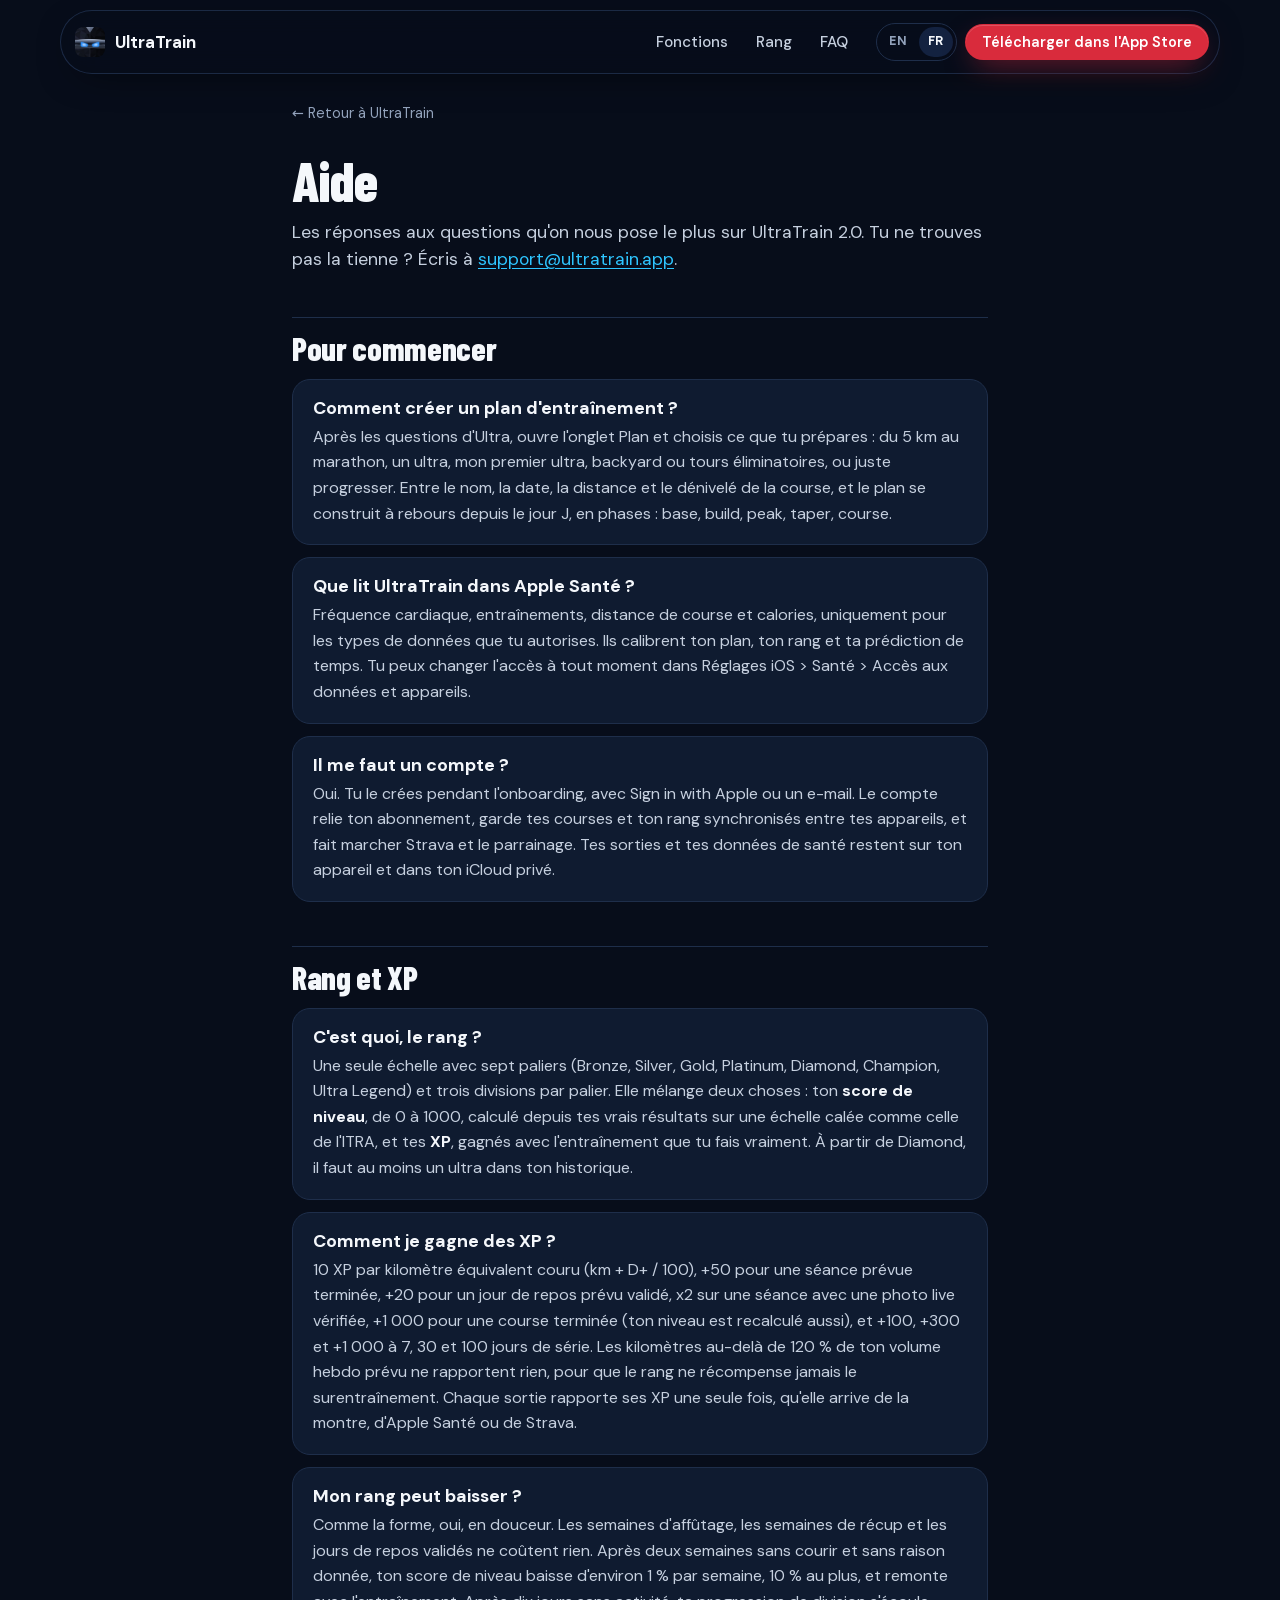
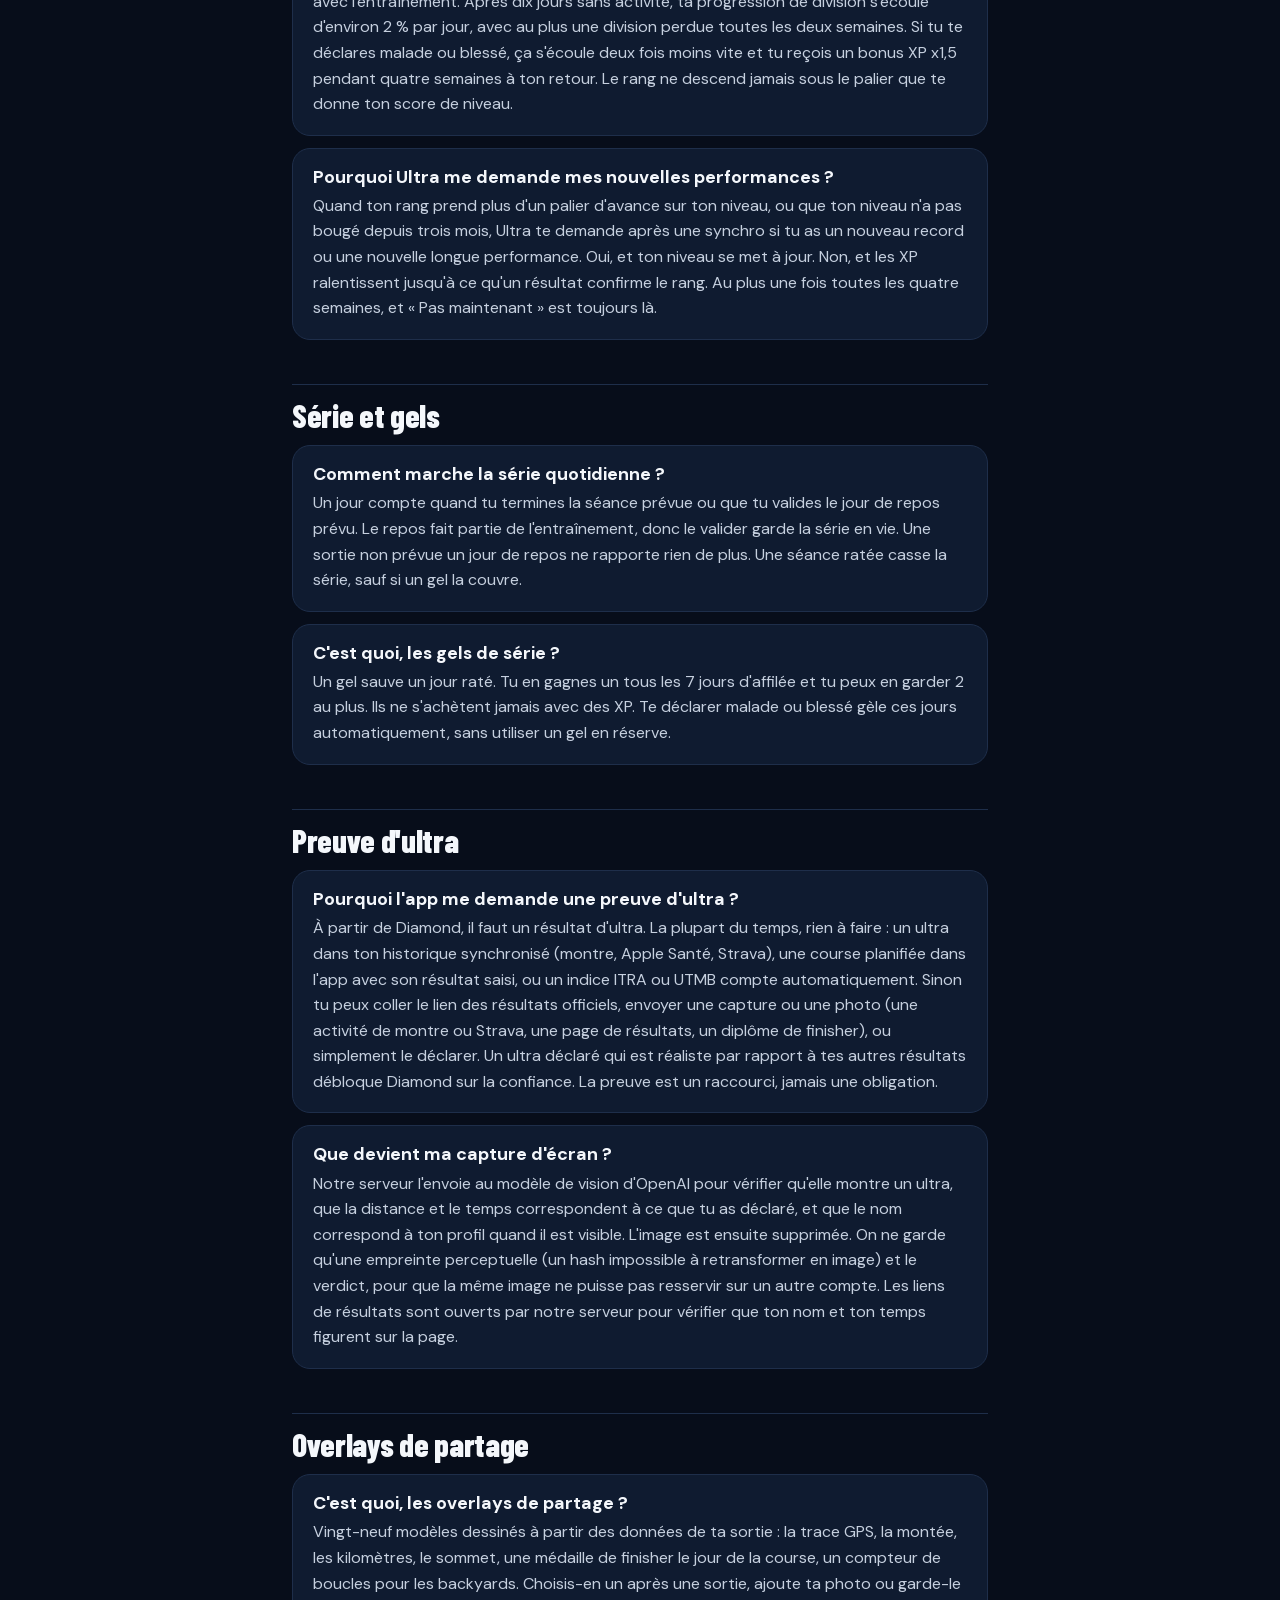
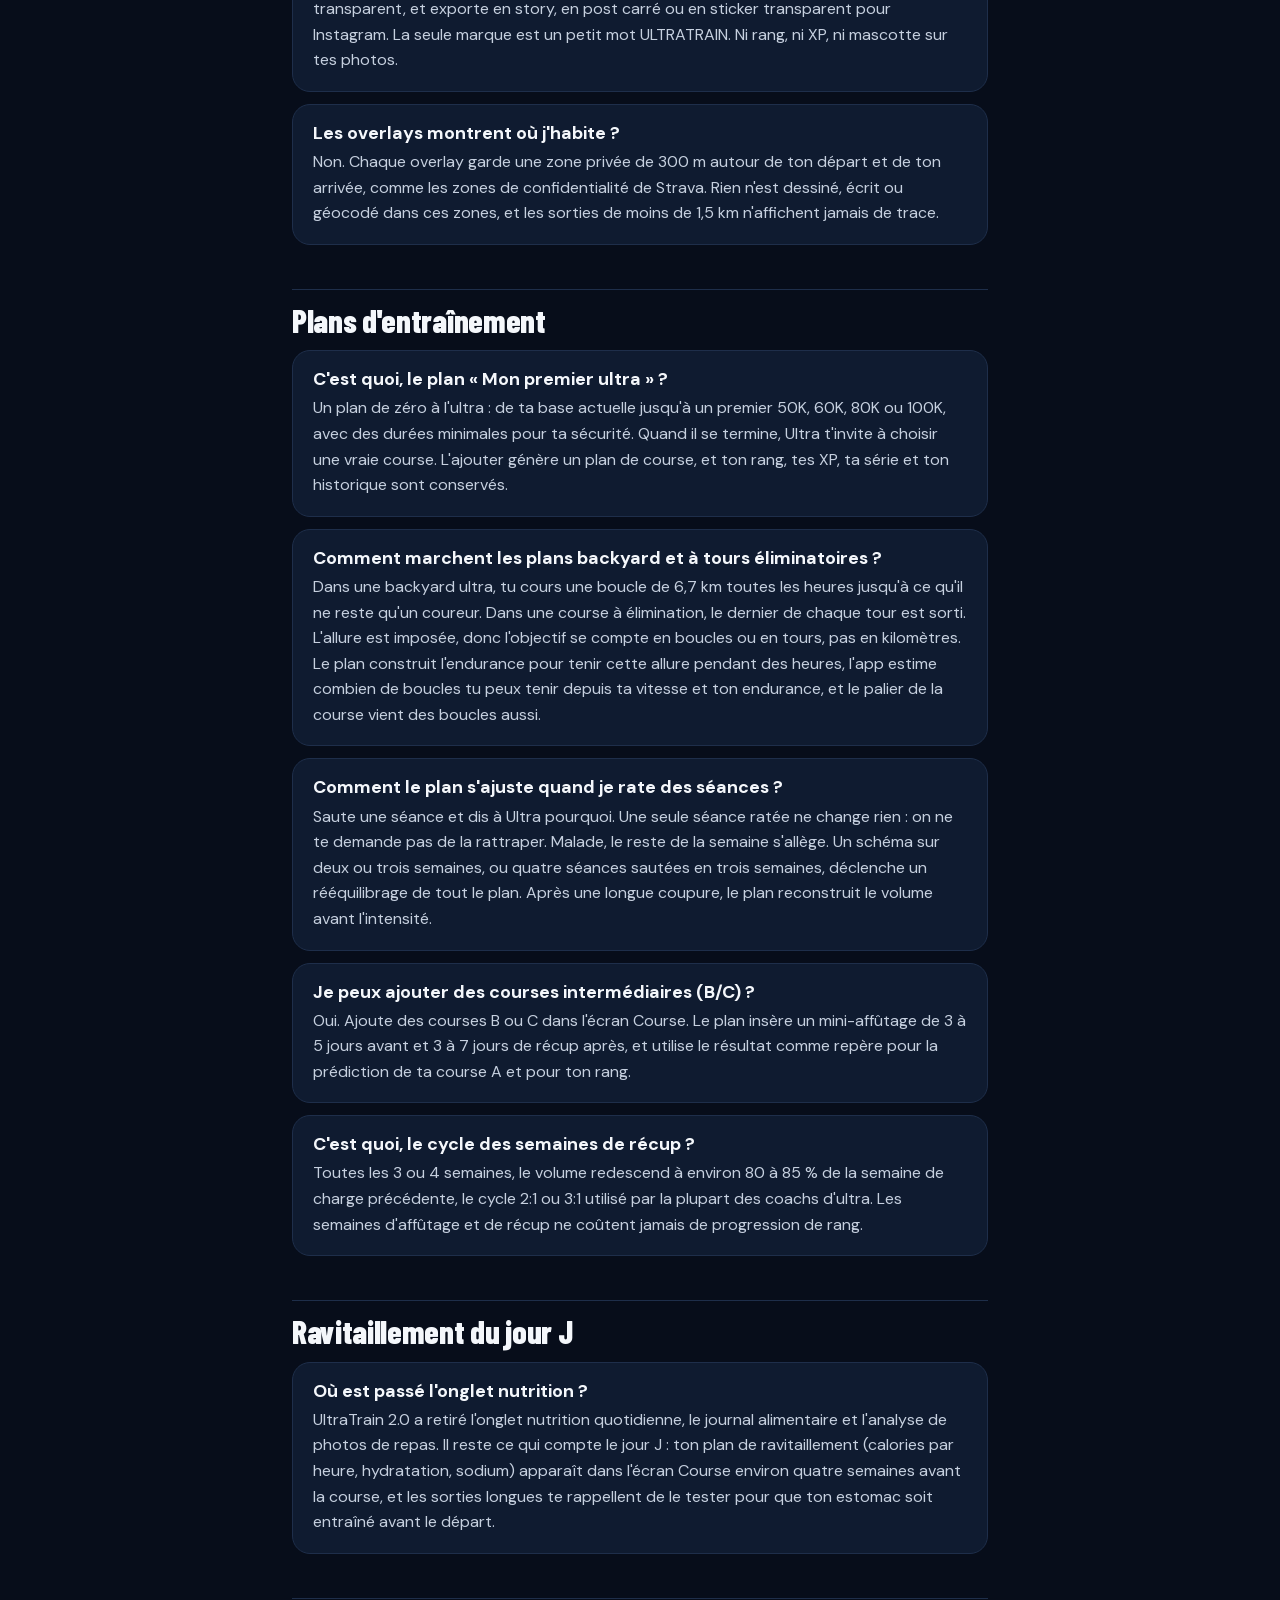
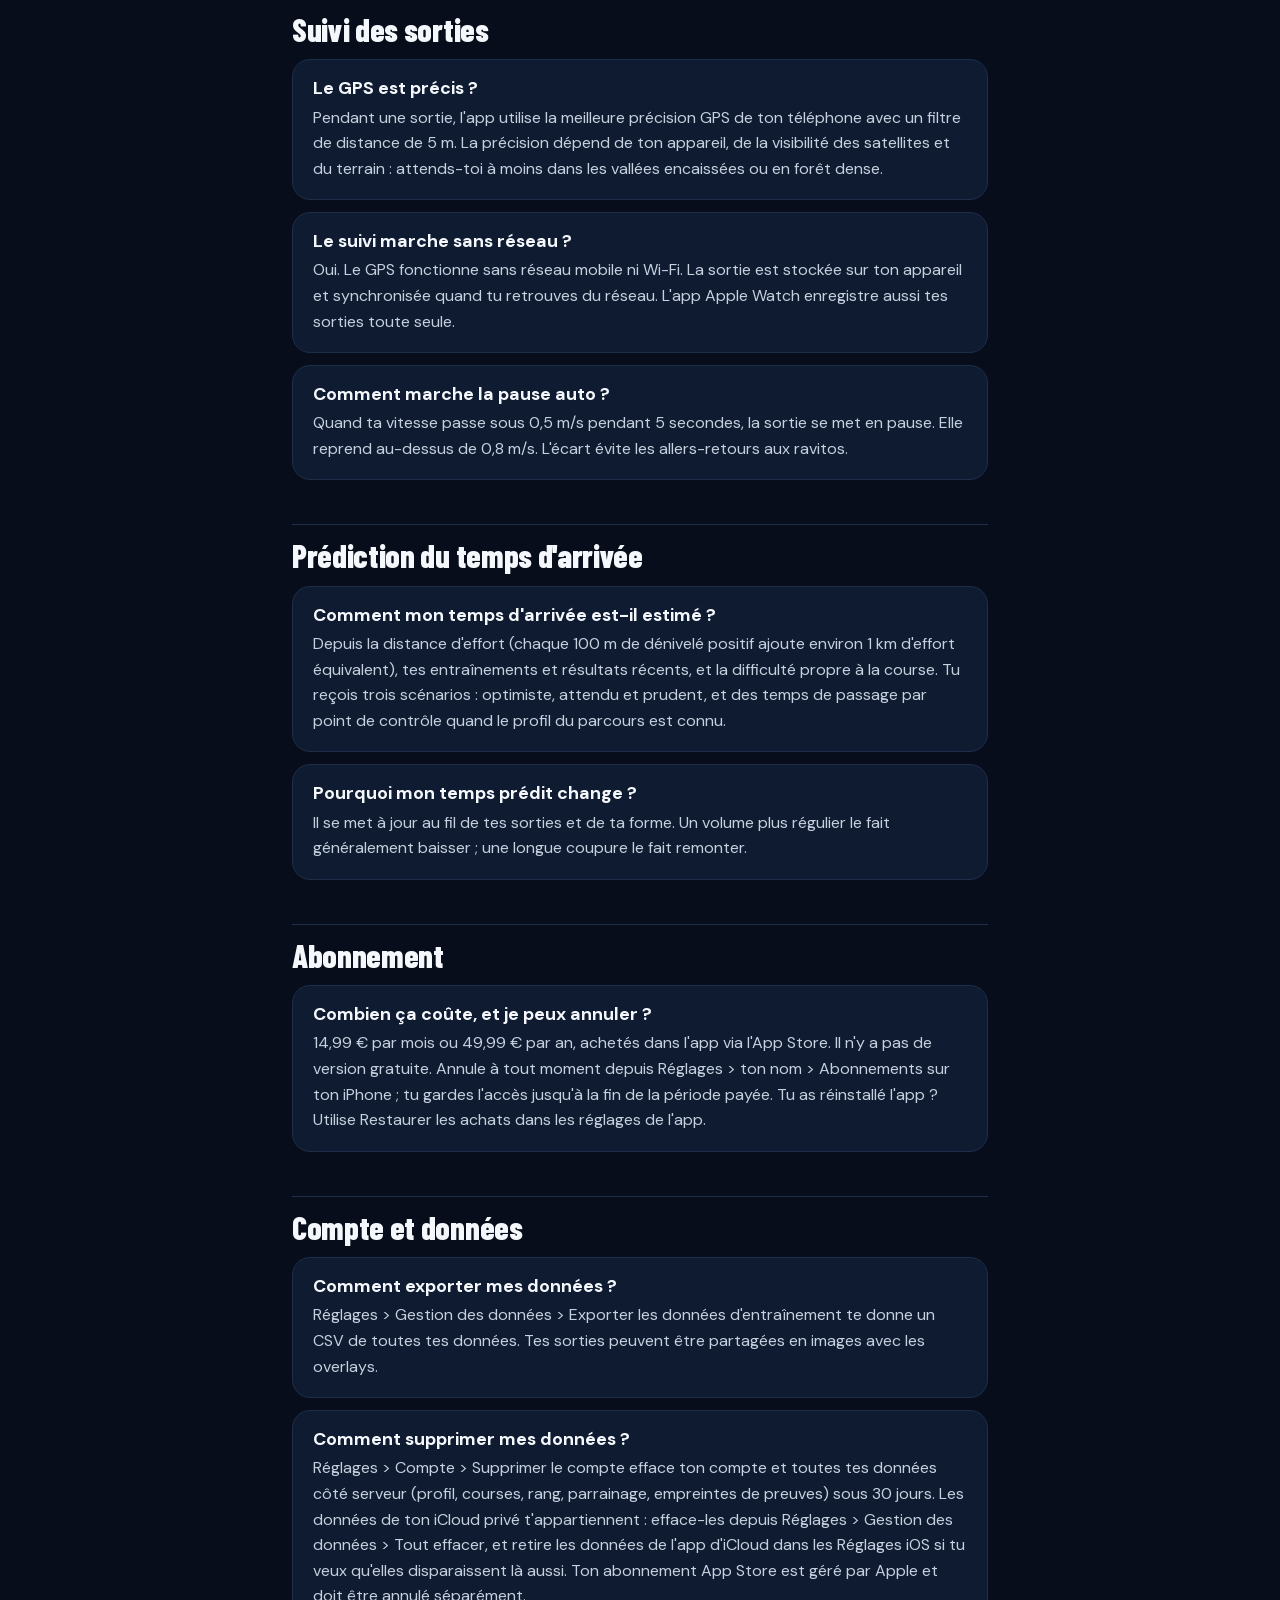
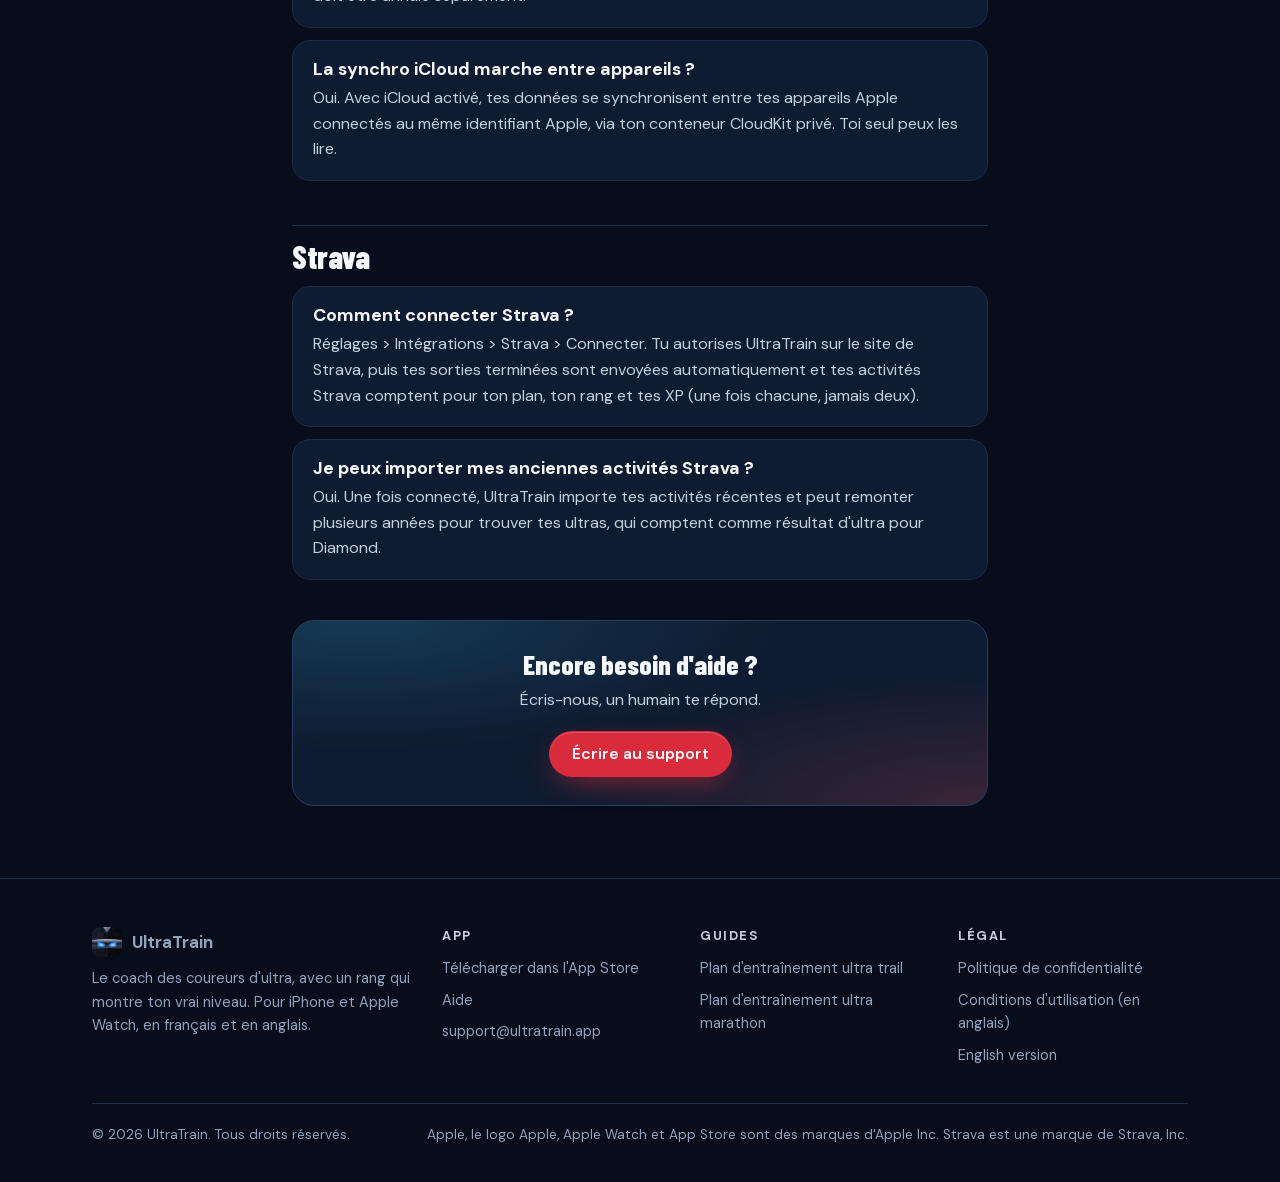
<file: fr/support.html>
<!DOCTYPE html>
<html lang="fr">
<head>
    <meta charset="UTF-8">
    <meta name="viewport" content="width=device-width, initial-scale=1.0">
    <title>Aide - UltraTrain</title>
    <meta name="description" content="Besoin d'aide avec UltraTrain, l'app d'entraînement ultra trail et ultra marathon ? Rang, XP, série, preuve d'ultra, overlays, plans, abonnement et données.">
    <meta name="theme-color" content="#070D1A">
    <meta name="apple-itunes-app" content="app-id=6759983118">
    <link rel="icon" type="image/png" sizes="32x32" href="../assets/favicon-32.png">
    <link rel="icon" type="image/png" sizes="64x64" href="../assets/app-icon.png">
    <link rel="apple-touch-icon" href="../assets/app-icon-large.png">
    <link rel="canonical" href="https://ultratrain.app/fr/support.html">
    <link rel="alternate" hreflang="en" href="https://ultratrain.app/support.html">
    <link rel="alternate" hreflang="fr" href="https://ultratrain.app/fr/support.html">
    <link rel="alternate" hreflang="x-default" href="https://ultratrain.app/support.html">
    <meta property="og:title" content="Aide - UltraTrain">
    <meta property="og:description" content="Besoin d'aide avec UltraTrain, l'app d'entraînement ultra trail et ultra marathon ? Rang, XP, série, preuve d'ultra, overlays, plans, abonnement et données.">
    <meta property="og:image" content="https://ultratrain.app/assets/og/og-home-fr.png">
    <meta property="og:image:width" content="1200">
    <meta property="og:image:height" content="630">
    <meta property="og:url" content="https://ultratrain.app/fr/support.html">
    <meta property="og:type" content="website">
    <meta property="og:site_name" content="UltraTrain">
    <meta property="og:locale" content="fr_FR">
    <meta name="twitter:card" content="summary_large_image">
    <meta name="twitter:title" content="Aide - UltraTrain">
    <meta name="twitter:description" content="Besoin d'aide avec UltraTrain, l'app d'entraînement ultra trail et ultra marathon ? Rang, XP, série, preuve d'ultra, overlays, plans, abonnement et données.">
    <meta name="twitter:image" content="https://ultratrain.app/assets/og/og-home-fr.png">
    <link rel="preload" href="../assets/fonts/DMSans-latin.woff2" as="font" type="font/woff2" crossorigin>
    <link rel="stylesheet" href="../assets/site.css">
</head>
<body>
<a class="skip-link" href="#main">Aller au contenu</a>

<header class="nav">
    <div class="nav-inner">
        <a class="brand" href="/fr/" aria-label="Accueil UltraTrain"><img src="../assets/app-icon-large.png" width="30" height="30" alt="">UltraTrain</a>
        <nav class="nav-links" aria-label="Navigation principale">
            <a href="/fr/#features">Fonctions</a>
            <a href="/fr/#rank">Rang</a>
            <a href="/fr/#faq">FAQ</a>
        </nav>
        <div class="lang" aria-label="Langue">
            <a href="/support.html" lang="en" hreflang="en">EN</a>
            <span aria-current="true" lang="fr">FR</span>
        </div>
        <a class="btn btn-primary btn-sm nav-cta" href="https://apps.apple.com/fr/app/ultratrain/id6759983118">Télécharger dans l'App Store</a>
        <a class="nav-store-icon" href="https://apps.apple.com/fr/app/ultratrain/id6759983118" aria-label="Télécharger dans l'App Store">
            <svg viewBox="0 0 24 24" fill="currentColor" aria-hidden="true"><path d="M16.37 12.7c-.03-2.6 2.12-3.85 2.22-3.91-1.21-1.77-3.09-2.01-3.76-2.04-1.6-.16-3.12.94-3.93.94-.81 0-2.06-.92-3.39-.89-1.74.03-3.35 1.01-4.25 2.57-1.81 3.14-.46 7.79 1.3 10.34.86 1.25 1.89 2.65 3.24 2.6 1.3-.05 1.79-.84 3.36-.84 1.57 0 2.01.84 3.39.81 1.4-.02 2.29-1.27 3.14-2.52.99-1.45 1.4-2.85 1.42-2.92-.03-.01-2.72-1.04-2.74-4.14zM13.8 5.06c.71-.87 1.2-2.07 1.07-3.27-1.03.04-2.28.69-3.02 1.55-.66.77-1.24 1.99-1.09 3.17 1.15.09 2.33-.58 3.04-1.45z"/></svg>
        </a>
        <button class="nav-toggle" type="button" aria-expanded="false" aria-controls="menu" aria-label="Menu">
            <svg viewBox="0 0 24 24" fill="none" stroke="currentColor" stroke-width="2" stroke-linecap="round" aria-hidden="true"><path d="M4 7h16M4 12h16M4 17h16"/></svg>
        </button>
    </div>
    <div class="nav-menu" id="menu" data-open="false">
        <a href="/fr/#features">Fonctions</a>
        <a href="/fr/#rank">Rang</a>
        <a href="/fr/#faq">FAQ</a>
        <a href="support.html">Aide</a>
        <a class="btn btn-primary" href="https://apps.apple.com/fr/app/ultratrain/id6759983118">Télécharger dans l'App Store</a>
    </div>
</header>

<main id="main" class="page">
<div class="container">
    <a href="/fr/" class="back">&larr; Retour à UltraTrain</a>

    <h1>Aide</h1>
    <p class="subtitle">Les réponses aux questions qu'on nous pose le plus sur UltraTrain 2.0. Tu ne trouves pas la tienne&nbsp;? Écris à <a href="mailto:support@ultratrain.app">support@ultratrain.app</a>.</p>

    <h2>Pour commencer</h2>
    <div class="faq-item">
        <h3>Comment créer un plan d'entraînement&nbsp;?</h3>
        <p>Après les questions d'Ultra, ouvre l'onglet Plan et choisis ce que tu prépares&nbsp;: du 5 km au marathon, un ultra, mon premier ultra, backyard ou tours éliminatoires, ou juste progresser. Entre le nom, la date, la distance et le dénivelé de la course, et le plan se construit à rebours depuis le jour J, en phases&nbsp;: base, build, peak, taper, course.</p>
    </div>
    <div class="faq-item">
        <h3>Que lit UltraTrain dans Apple Santé&nbsp;?</h3>
        <p>Fréquence cardiaque, entraînements, distance de course et calories, uniquement pour les types de données que tu autorises. Ils calibrent ton plan, ton rang et ta prédiction de temps. Tu peux changer l'accès à tout moment dans Réglages iOS &gt; Santé &gt; Accès aux données et appareils.</p>
    </div>
    <div class="faq-item">
        <h3>Il me faut un compte&nbsp;?</h3>
        <p>Oui. Tu le crées pendant l'onboarding, avec Sign in with Apple ou un e-mail. Le compte relie ton abonnement, garde tes courses et ton rang synchronisés entre tes appareils, et fait marcher Strava et le parrainage. Tes sorties et tes données de santé restent sur ton appareil et dans ton iCloud privé.</p>
    </div>

    <h2>Rang et XP</h2>
    <div class="faq-item">
        <h3>C'est quoi, le rang&nbsp;?</h3>
        <p>Une seule échelle avec sept paliers (Bronze, Silver, Gold, Platinum, Diamond, Champion, Ultra Legend) et trois divisions par palier. Elle mélange deux choses&nbsp;: ton <strong>score de niveau</strong>, de 0 à 1000, calculé depuis tes vrais résultats sur une échelle calée comme celle de l'ITRA, et tes <strong>XP</strong>, gagnés avec l'entraînement que tu fais vraiment. À partir de Diamond, il faut au moins un ultra dans ton historique.</p>
    </div>
    <div class="faq-item">
        <h3>Comment je gagne des XP&nbsp;?</h3>
        <p>10 XP par kilomètre équivalent couru (km + D+ / 100), +50 pour une séance prévue terminée, +20 pour un jour de repos prévu validé, x2 sur une séance avec une photo live vérifiée, +1 000 pour une course terminée (ton niveau est recalculé aussi), et +100, +300 et +1 000 à 7, 30 et 100 jours de série. Les kilomètres au-delà de 120&nbsp;% de ton volume hebdo prévu ne rapportent rien, pour que le rang ne récompense jamais le surentraînement. Chaque sortie rapporte ses XP une seule fois, qu'elle arrive de la montre, d'Apple Santé ou de Strava.</p>
    </div>
    <div class="faq-item">
        <h3>Mon rang peut baisser&nbsp;?</h3>
        <p>Comme la forme, oui, en douceur. Les semaines d'affûtage, les semaines de récup et les jours de repos validés ne coûtent rien. Après deux semaines sans courir et sans raison donnée, ton score de niveau baisse d'environ 1&nbsp;% par semaine, 10&nbsp;% au plus, et remonte avec l'entraînement. Après dix jours sans activité, ta progression de division s'écoule d'environ 2&nbsp;% par jour, avec au plus une division perdue toutes les deux semaines. Si tu te déclares malade ou blessé, ça s'écoule deux fois moins vite et tu reçois un bonus XP x1,5 pendant quatre semaines à ton retour. Le rang ne descend jamais sous le palier que te donne ton score de niveau.</p>
    </div>
    <div class="faq-item">
        <h3>Pourquoi Ultra me demande mes nouvelles performances&nbsp;?</h3>
        <p>Quand ton rang prend plus d'un palier d'avance sur ton niveau, ou que ton niveau n'a pas bougé depuis trois mois, Ultra te demande après une synchro si tu as un nouveau record ou une nouvelle longue performance. Oui, et ton niveau se met à jour. Non, et les XP ralentissent jusqu'à ce qu'un résultat confirme le rang. Au plus une fois toutes les quatre semaines, et «&nbsp;Pas maintenant&nbsp;» est toujours là.</p>
    </div>

    <h2>Série et gels</h2>
    <div class="faq-item">
        <h3>Comment marche la série quotidienne&nbsp;?</h3>
        <p>Un jour compte quand tu termines la séance prévue ou que tu valides le jour de repos prévu. Le repos fait partie de l'entraînement, donc le valider garde la série en vie. Une sortie non prévue un jour de repos ne rapporte rien de plus. Une séance ratée casse la série, sauf si un gel la couvre.</p>
    </div>
    <div class="faq-item">
        <h3>C'est quoi, les gels de série&nbsp;?</h3>
        <p>Un gel sauve un jour raté. Tu en gagnes un tous les 7 jours d'affilée et tu peux en garder 2 au plus. Ils ne s'achètent jamais avec des XP. Te déclarer malade ou blessé gèle ces jours automatiquement, sans utiliser un gel en réserve.</p>
    </div>

    <h2>Preuve d'ultra</h2>
    <div class="faq-item">
        <h3>Pourquoi l'app me demande une preuve d'ultra&nbsp;?</h3>
        <p>À partir de Diamond, il faut un résultat d'ultra. La plupart du temps, rien à faire&nbsp;: un ultra dans ton historique synchronisé (montre, Apple Santé, Strava), une course planifiée dans l'app avec son résultat saisi, ou un indice ITRA ou UTMB compte automatiquement. Sinon tu peux coller le lien des résultats officiels, envoyer une capture ou une photo (une activité de montre ou Strava, une page de résultats, un diplôme de finisher), ou simplement le déclarer. Un ultra déclaré qui est réaliste par rapport à tes autres résultats débloque Diamond sur la confiance. La preuve est un raccourci, jamais une obligation.</p>
    </div>
    <div class="faq-item">
        <h3>Que devient ma capture d'écran&nbsp;?</h3>
        <p>Notre serveur l'envoie au modèle de vision d'OpenAI pour vérifier qu'elle montre un ultra, que la distance et le temps correspondent à ce que tu as déclaré, et que le nom correspond à ton profil quand il est visible. L'image est ensuite supprimée. On ne garde qu'une empreinte perceptuelle (un hash impossible à retransformer en image) et le verdict, pour que la même image ne puisse pas resservir sur un autre compte. Les liens de résultats sont ouverts par notre serveur pour vérifier que ton nom et ton temps figurent sur la page.</p>
    </div>

    <h2>Overlays de partage</h2>
    <div class="faq-item">
        <h3>C'est quoi, les overlays de partage&nbsp;?</h3>
        <p>Vingt-neuf modèles dessinés à partir des données de ta sortie&nbsp;: la trace GPS, la montée, les kilomètres, le sommet, une médaille de finisher le jour de la course, un compteur de boucles pour les backyards. Choisis-en un après une sortie, ajoute ta photo ou garde-le transparent, et exporte en story, en post carré ou en sticker transparent pour Instagram. La seule marque est un petit mot ULTRATRAIN. Ni rang, ni XP, ni mascotte sur tes photos.</p>
    </div>
    <div class="faq-item">
        <h3>Les overlays montrent où j'habite&nbsp;?</h3>
        <p>Non. Chaque overlay garde une zone privée de 300 m autour de ton départ et de ton arrivée, comme les zones de confidentialité de Strava. Rien n'est dessiné, écrit ou géocodé dans ces zones, et les sorties de moins de 1,5 km n'affichent jamais de trace.</p>
    </div>

    <h2>Plans d'entraînement</h2>
    <div class="faq-item">
        <h3>C'est quoi, le plan «&nbsp;Mon premier ultra&nbsp;»&nbsp;?</h3>
        <p>Un plan de zéro à l'ultra&nbsp;: de ta base actuelle jusqu'à un premier 50K, 60K, 80K ou 100K, avec des durées minimales pour ta sécurité. Quand il se termine, Ultra t'invite à choisir une vraie course. L'ajouter génère un plan de course, et ton rang, tes XP, ta série et ton historique sont conservés.</p>
    </div>
    <div class="faq-item">
        <h3>Comment marchent les plans backyard et à tours éliminatoires&nbsp;?</h3>
        <p>Dans une backyard ultra, tu cours une boucle de 6,7 km toutes les heures jusqu'à ce qu'il ne reste qu'un coureur. Dans une course à élimination, le dernier de chaque tour est sorti. L'allure est imposée, donc l'objectif se compte en boucles ou en tours, pas en kilomètres. Le plan construit l'endurance pour tenir cette allure pendant des heures, l'app estime combien de boucles tu peux tenir depuis ta vitesse et ton endurance, et le palier de la course vient des boucles aussi.</p>
    </div>
    <div class="faq-item">
        <h3>Comment le plan s'ajuste quand je rate des séances&nbsp;?</h3>
        <p>Saute une séance et dis à Ultra pourquoi. Une seule séance ratée ne change rien&nbsp;: on ne te demande pas de la rattraper. Malade, le reste de la semaine s'allège. Un schéma sur deux ou trois semaines, ou quatre séances sautées en trois semaines, déclenche un rééquilibrage de tout le plan. Après une longue coupure, le plan reconstruit le volume avant l'intensité.</p>
    </div>
    <div class="faq-item">
        <h3>Je peux ajouter des courses intermédiaires (B/C)&nbsp;?</h3>
        <p>Oui. Ajoute des courses B ou C dans l'écran Course. Le plan insère un mini-affûtage de 3 à 5 jours avant et 3 à 7 jours de récup après, et utilise le résultat comme repère pour la prédiction de ta course A et pour ton rang.</p>
    </div>
    <div class="faq-item">
        <h3>C'est quoi, le cycle des semaines de récup&nbsp;?</h3>
        <p>Toutes les 3 ou 4 semaines, le volume redescend à environ 80 à 85&nbsp;% de la semaine de charge précédente, le cycle 2:1 ou 3:1 utilisé par la plupart des coachs d'ultra. Les semaines d'affûtage et de récup ne coûtent jamais de progression de rang.</p>
    </div>

    <h2>Ravitaillement du jour J</h2>
    <div class="faq-item">
        <h3>Où est passé l'onglet nutrition&nbsp;?</h3>
        <p>UltraTrain 2.0 a retiré l'onglet nutrition quotidienne, le journal alimentaire et l'analyse de photos de repas. Il reste ce qui compte le jour J&nbsp;: ton plan de ravitaillement (calories par heure, hydratation, sodium) apparaît dans l'écran Course environ quatre semaines avant la course, et les sorties longues te rappellent de le tester pour que ton estomac soit entraîné avant le départ.</p>
    </div>

    <h2>Suivi des sorties</h2>
    <div class="faq-item">
        <h3>Le GPS est précis&nbsp;?</h3>
        <p>Pendant une sortie, l'app utilise la meilleure précision GPS de ton téléphone avec un filtre de distance de 5 m. La précision dépend de ton appareil, de la visibilité des satellites et du terrain&nbsp;: attends-toi à moins dans les vallées encaissées ou en forêt dense.</p>
    </div>
    <div class="faq-item">
        <h3>Le suivi marche sans réseau&nbsp;?</h3>
        <p>Oui. Le GPS fonctionne sans réseau mobile ni Wi-Fi. La sortie est stockée sur ton appareil et synchronisée quand tu retrouves du réseau. L'app Apple Watch enregistre aussi tes sorties toute seule.</p>
    </div>
    <div class="faq-item">
        <h3>Comment marche la pause auto&nbsp;?</h3>
        <p>Quand ta vitesse passe sous 0,5 m/s pendant 5 secondes, la sortie se met en pause. Elle reprend au-dessus de 0,8 m/s. L'écart évite les allers-retours aux ravitos.</p>
    </div>

    <h2>Prédiction du temps d'arrivée</h2>
    <div class="faq-item">
        <h3>Comment mon temps d'arrivée est-il estimé&nbsp;?</h3>
        <p>Depuis la distance d'effort (chaque 100 m de dénivelé positif ajoute environ 1 km d'effort équivalent), tes entraînements et résultats récents, et la difficulté propre à la course. Tu reçois trois scénarios&nbsp;: optimiste, attendu et prudent, et des temps de passage par point de contrôle quand le profil du parcours est connu.</p>
    </div>
    <div class="faq-item">
        <h3>Pourquoi mon temps prédit change&nbsp;?</h3>
        <p>Il se met à jour au fil de tes sorties et de ta forme. Un volume plus régulier le fait généralement baisser&nbsp;; une longue coupure le fait remonter.</p>
    </div>

    <h2>Abonnement</h2>
    <div class="faq-item">
        <h3>Combien ça coûte, et je peux annuler&nbsp;?</h3>
        <p>14,99 € par mois ou 49,99 € par an, achetés dans l'app via l'App Store. Il n'y a pas de version gratuite. Annule à tout moment depuis Réglages &gt; ton nom &gt; Abonnements sur ton iPhone&nbsp;; tu gardes l'accès jusqu'à la fin de la période payée. Tu as réinstallé l'app&nbsp;? Utilise Restaurer les achats dans les réglages de l'app.</p>
    </div>

    <h2>Compte et données</h2>
    <div class="faq-item">
        <h3>Comment exporter mes données&nbsp;?</h3>
        <p>Réglages &gt; Gestion des données &gt; Exporter les données d'entraînement te donne un CSV de toutes tes données. Tes sorties peuvent être partagées en images avec les overlays.</p>
    </div>
    <div class="faq-item">
        <h3>Comment supprimer mes données&nbsp;?</h3>
        <p>Réglages &gt; Compte &gt; Supprimer le compte efface ton compte et toutes tes données côté serveur (profil, courses, rang, parrainage, empreintes de preuves) sous 30 jours. Les données de ton iCloud privé t'appartiennent&nbsp;: efface-les depuis Réglages &gt; Gestion des données &gt; Tout effacer, et retire les données de l'app d'iCloud dans les Réglages iOS si tu veux qu'elles disparaissent là aussi. Ton abonnement App Store est géré par Apple et doit être annulé séparément.</p>
    </div>
    <div class="faq-item">
        <h3>La synchro iCloud marche entre appareils&nbsp;?</h3>
        <p>Oui. Avec iCloud activé, tes données se synchronisent entre tes appareils Apple connectés au même identifiant Apple, via ton conteneur CloudKit privé. Toi seul peux les lire.</p>
    </div>

    <h2>Strava</h2>
    <div class="faq-item">
        <h3>Comment connecter Strava&nbsp;?</h3>
        <p>Réglages &gt; Intégrations &gt; Strava &gt; Connecter. Tu autorises UltraTrain sur le site de Strava, puis tes sorties terminées sont envoyées automatiquement et tes activités Strava comptent pour ton plan, ton rang et tes XP (une fois chacune, jamais deux).</p>
    </div>
    <div class="faq-item">
        <h3>Je peux importer mes anciennes activités Strava&nbsp;?</h3>
        <p>Oui. Une fois connecté, UltraTrain importe tes activités récentes et peut remonter plusieurs années pour trouver tes ultras, qui comptent comme résultat d'ultra pour Diamond.</p>
    </div>

    <div class="cta-card contact-card">
        <h3>Encore besoin d'aide&nbsp;?</h3>
        <p>Écris-nous, un humain te répond.</p>
        <a class="btn btn-primary" href="mailto:support@ultratrain.app">Écrire au support</a>
    </div>
</div>
</main>

<footer class="footer">
    <div class="container">
        <div class="footer-grid">
            <div>
                <a class="brand" href="/fr/"><img src="../assets/app-icon-large.png" width="30" height="30" alt="">UltraTrain</a>
                <p>Le coach des coureurs d'ultra, avec un rang qui montre ton vrai niveau. Pour iPhone et Apple Watch, en français et en anglais.</p>
            </div>
            <div>
                <h3 class="footer-h">App</h3>
                <ul>
                    <li><a href="https://apps.apple.com/fr/app/ultratrain/id6759983118">Télécharger dans l'App Store</a></li>
                    <li><a href="support.html">Aide</a></li>
                    <li><a href="mailto:support@ultratrain.app">support@ultratrain.app</a></li>
                </ul>
            </div>
            <div>
                <h3 class="footer-h">Guides</h3>
                <ul>
                    <li><a href="ultra-trail-training-plan.html">Plan d'entraînement ultra trail</a></li>
                    <li><a href="ultra-marathon-training-plan.html">Plan d'entraînement ultra marathon</a></li>
                </ul>
            </div>
            <div>
                <h3 class="footer-h">Légal</h3>
                <ul>
                    <li><a href="privacy.html">Politique de confidentialité</a></li>
                    <li><a href="../terms.html" hreflang="en">Conditions d'utilisation (en anglais)</a></li>
                    <li><a href="/support.html" lang="en" hreflang="en">English version</a></li>
                </ul>
            </div>
        </div>
        <div class="footer-bottom">
            <span>&copy; 2026 UltraTrain. Tous droits réservés.</span>
            <span>Apple, le logo Apple, Apple Watch et App Store sont des marques d'Apple Inc. Strava est une marque de Strava, Inc.</span>
        </div>
    </div>
</footer>

<script src="../assets/site.js" defer></script>
</body>
</html>
</file>
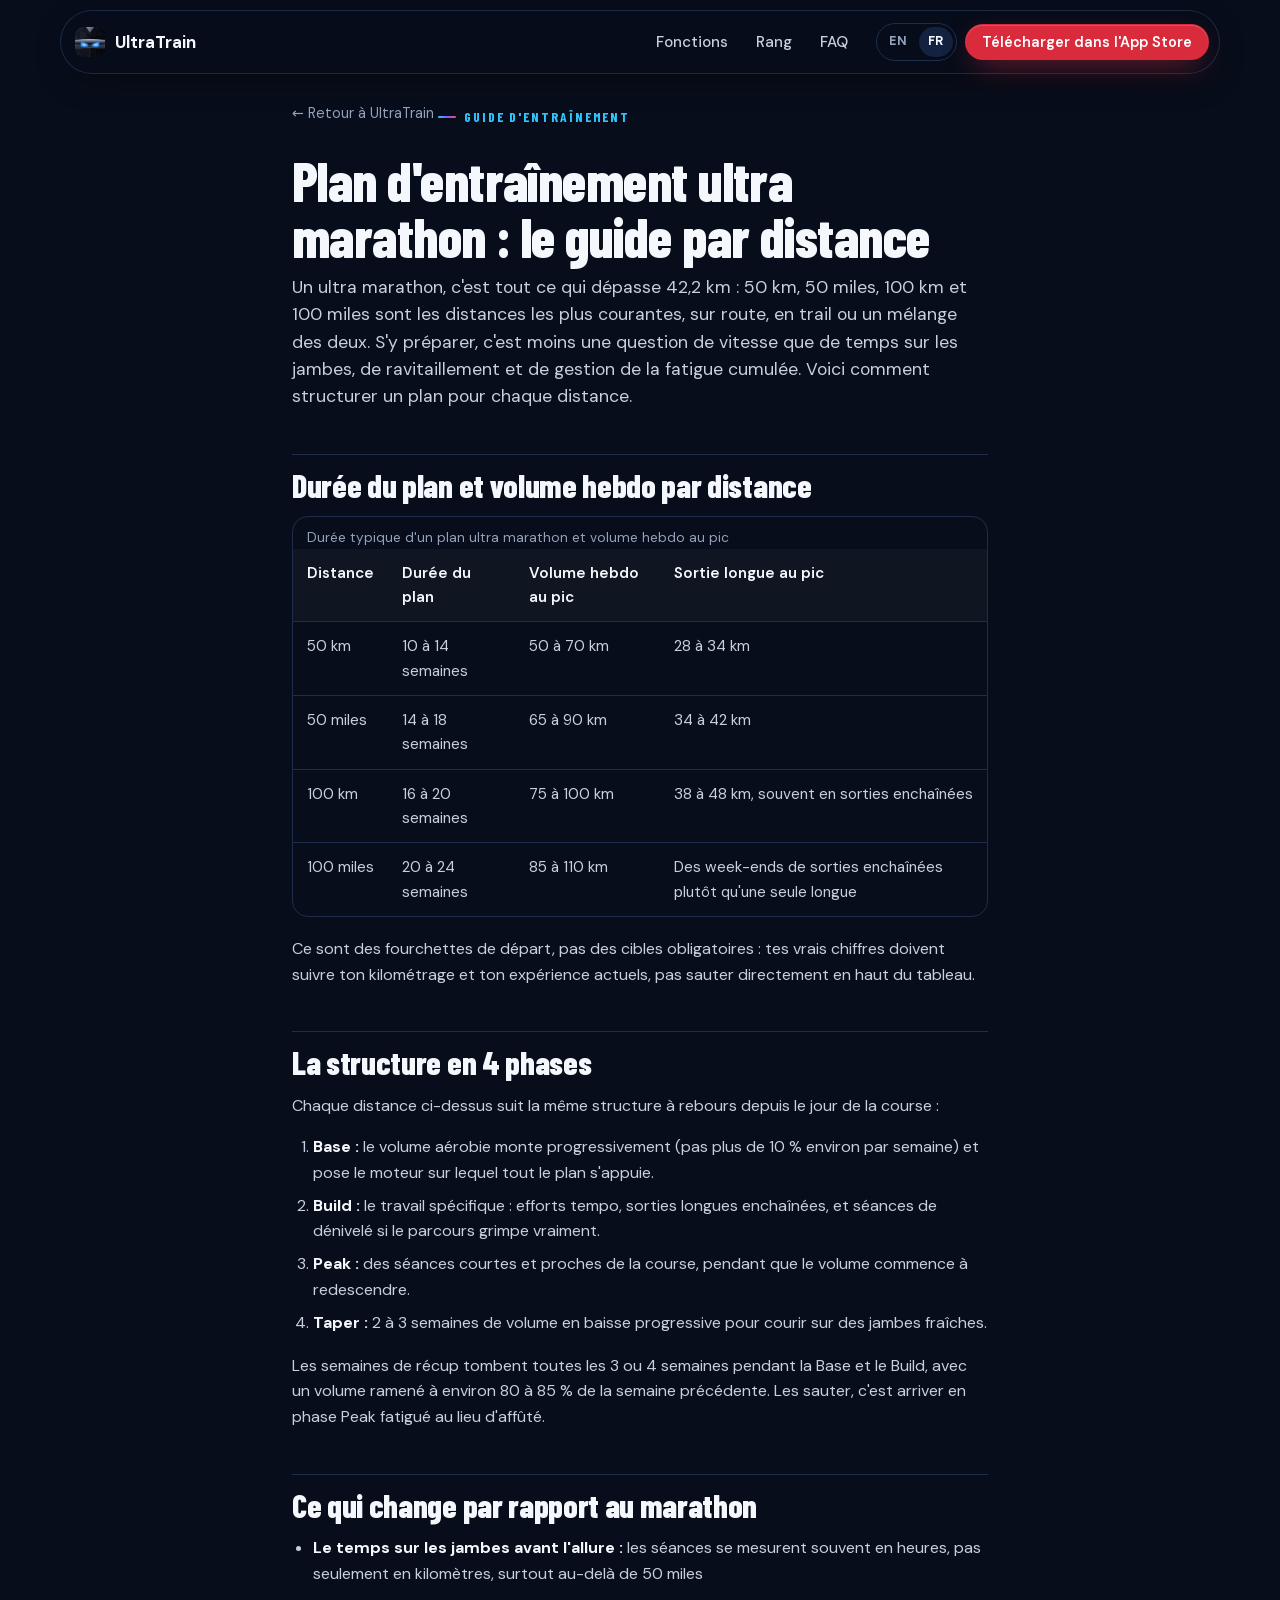
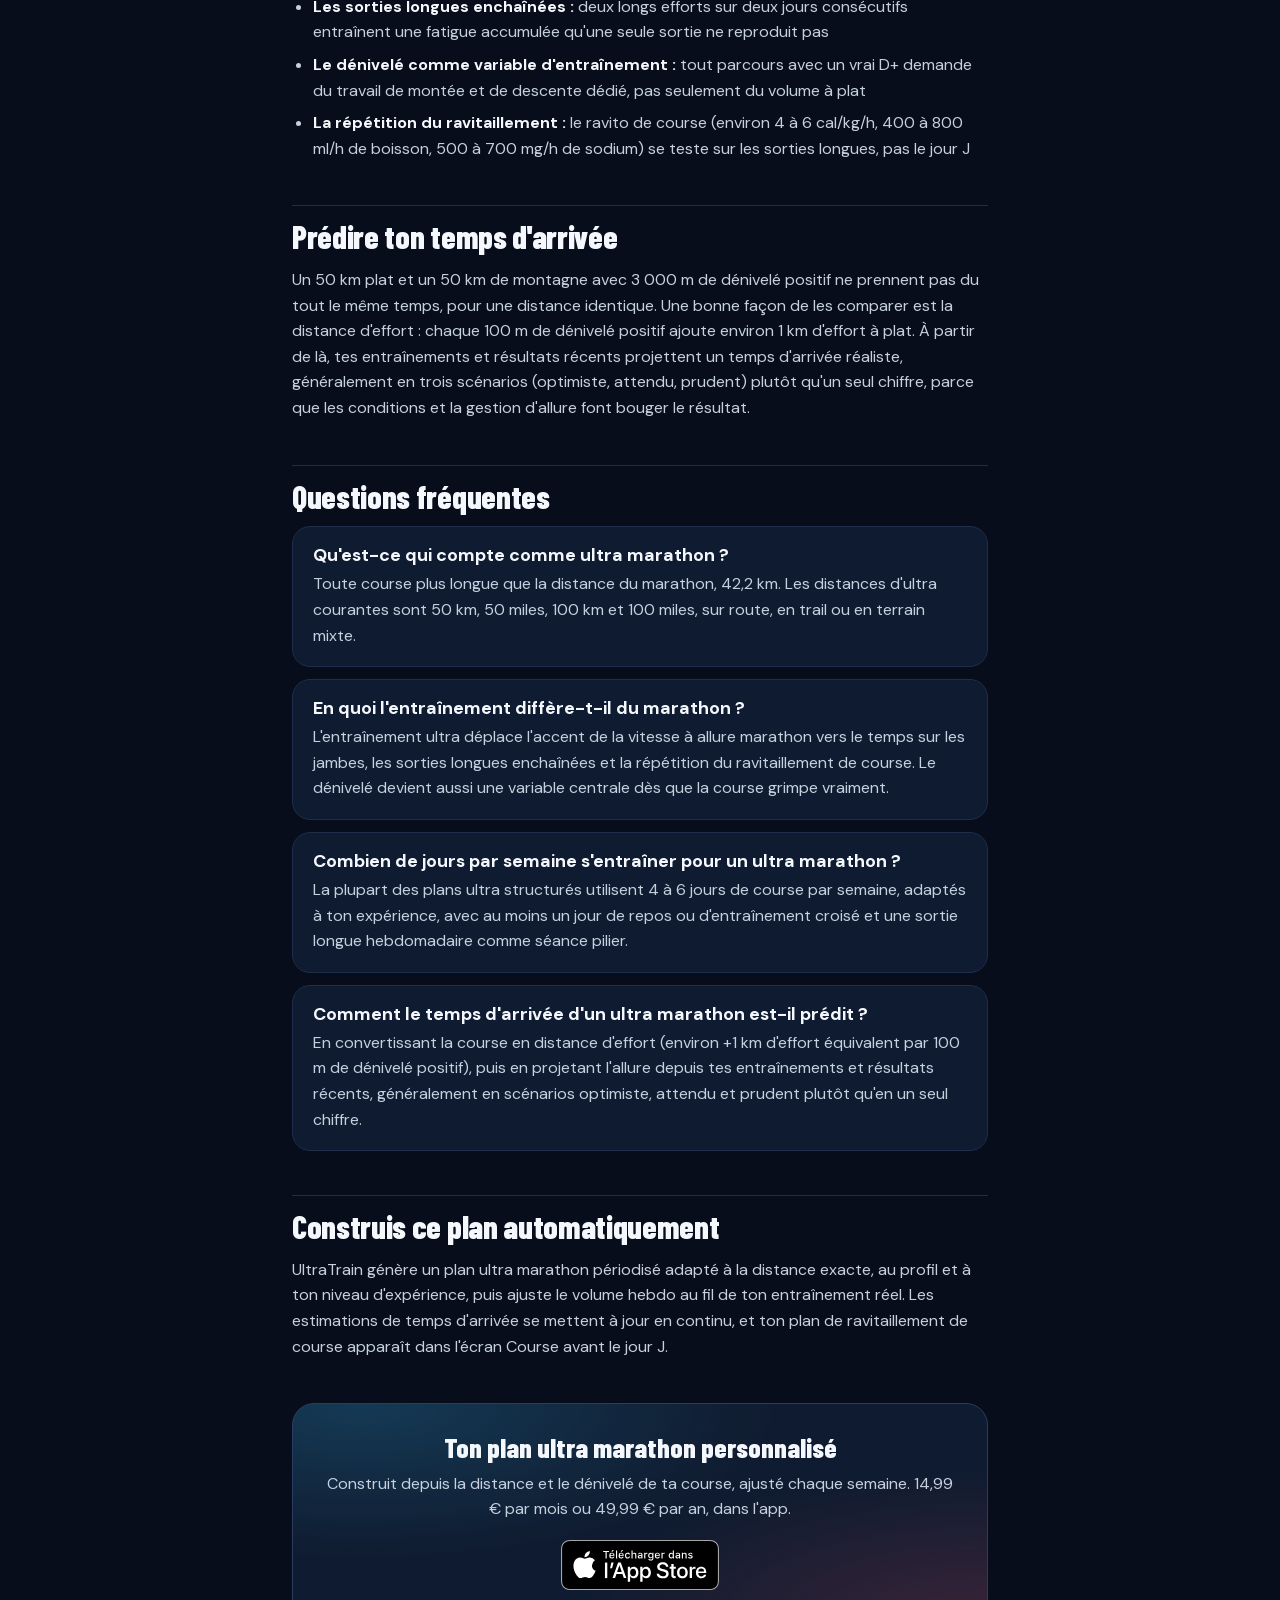
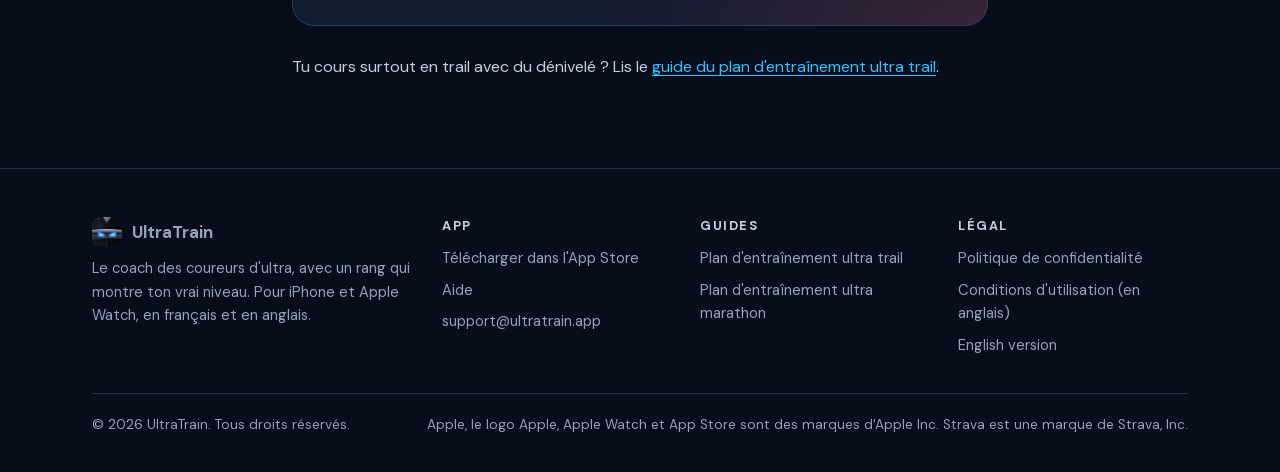
<file: fr/ultra-marathon-training-plan.html>
<!DOCTYPE html>
<html lang="fr">
<head>
    <meta charset="UTF-8">
    <meta name="viewport" content="width=device-width, initial-scale=1.0">
    <title>Plan d'entraînement ultra marathon : guide par distance</title>
    <meta name="description" content="Un plan d'entraînement ultra marathon du 50 km au 100 miles : structure en phases, volume hebdo, allure et ravitaillement, construit sur la même logique qu'UltraTrain utilise pour générer ton plan.">
    <meta name="theme-color" content="#070D1A">
    <meta name="apple-itunes-app" content="app-id=6759983118">
    <link rel="icon" type="image/png" sizes="32x32" href="../assets/favicon-32.png">
    <link rel="icon" type="image/png" sizes="64x64" href="../assets/app-icon.png">
    <link rel="apple-touch-icon" href="../assets/app-icon-large.png">
    <link rel="canonical" href="https://ultratrain.app/fr/ultra-marathon-training-plan.html">
    <link rel="alternate" hreflang="en" href="https://ultratrain.app/ultra-marathon-training-plan.html">
    <link rel="alternate" hreflang="fr" href="https://ultratrain.app/fr/ultra-marathon-training-plan.html">
    <link rel="alternate" hreflang="x-default" href="https://ultratrain.app/ultra-marathon-training-plan.html">
    <meta property="og:title" content="Plan d'entraînement ultra marathon : guide par distance">
    <meta property="og:description" content="Un plan ultra marathon du 50 km au 100 miles : structure en phases, volume hebdo, allure et ravitaillement.">
    <meta property="og:image" content="https://ultratrain.app/assets/og/og-home-fr.png">
    <meta property="og:image:width" content="1200">
    <meta property="og:image:height" content="630">
    <meta property="og:url" content="https://ultratrain.app/fr/ultra-marathon-training-plan.html">
    <meta property="og:type" content="article">
    <meta property="og:site_name" content="UltraTrain">
    <meta property="og:locale" content="fr_FR">
    <meta name="twitter:card" content="summary_large_image">
    <meta name="twitter:title" content="Plan d'entraînement ultra marathon : guide par distance">
    <meta name="twitter:description" content="Un plan ultra marathon du 50 km au 100 miles : structure en phases, volume hebdo, allure et ravitaillement.">
    <meta name="twitter:image" content="https://ultratrain.app/assets/og/og-home-fr.png">
    <link rel="preload" href="../assets/fonts/DMSans-latin.woff2" as="font" type="font/woff2" crossorigin>
    <link rel="stylesheet" href="../assets/site.css">
    <script type="application/ld+json">
{
  "@context": "https://schema.org",
  "@graph": [
    {
      "@type": "Article",
      "headline": "Plan d'entraînement ultra marathon : le guide par distance",
      "description": "Un plan d'entraînement ultra marathon du 50 km au 100 miles : structure en phases, volume hebdo, allure et ravitaillement, construit sur la même logique qu'UltraTrain utilise pour générer ton plan.",
      "inLanguage": "fr",
      "author": {
        "@type": "Organization",
        "name": "UltraTrain"
      },
      "publisher": {
        "@type": "Organization",
        "name": "UltraTrain",
        "logo": {
          "@type": "ImageObject",
          "url": "https://ultratrain.app/assets/icon-512.png"
        }
      },
      "mainEntityOfPage": "https://ultratrain.app/fr/ultra-marathon-training-plan.html",
      "datePublished": "2026-10-24",
      "dateModified": "2026-10-24"
    },
    {
      "@type": "FAQPage",
      "inLanguage": "fr",
      "mainEntity": [
        {
          "@type": "Question",
          "name": "Qu'est-ce qui compte comme ultra marathon ?",
          "acceptedAnswer": {
            "@type": "Answer",
            "text": "Toute course plus longue que la distance du marathon, 42,2 km. Les distances d'ultra courantes sont 50 km, 50 miles, 100 km et 100 miles, sur route, en trail ou en terrain mixte."
          }
        },
        {
          "@type": "Question",
          "name": "En quoi l'entraînement diffère-t-il du marathon ?",
          "acceptedAnswer": {
            "@type": "Answer",
            "text": "L'entraînement ultra déplace l'accent de la vitesse à allure marathon vers le temps sur les jambes, les sorties longues enchaînées et la répétition du ravitaillement de course. Le dénivelé devient aussi une variable centrale dès que la course grimpe vraiment."
          }
        },
        {
          "@type": "Question",
          "name": "Combien de jours par semaine s'entraîner pour un ultra marathon ?",
          "acceptedAnswer": {
            "@type": "Answer",
            "text": "La plupart des plans ultra structurés utilisent 4 à 6 jours de course par semaine, adaptés à ton expérience, avec au moins un jour de repos ou d'entraînement croisé et une sortie longue hebdomadaire comme séance pilier."
          }
        },
        {
          "@type": "Question",
          "name": "Comment le temps d'arrivée d'un ultra marathon est-il prédit ?",
          "acceptedAnswer": {
            "@type": "Answer",
            "text": "En convertissant la course en distance d'effort (environ +1 km d'effort équivalent par 100 m de dénivelé positif), puis en projetant l'allure depuis tes entraînements et résultats récents, généralement en scénarios optimiste, attendu et prudent plutôt qu'en un seul chiffre."
          }
        }
      ]
    }
  ]
}
    </script>
</head>
<body>
<a class="skip-link" href="#main">Aller au contenu</a>

<header class="nav">
    <div class="nav-inner">
        <a class="brand" href="/fr/" aria-label="Accueil UltraTrain"><img src="../assets/app-icon-large.png" width="30" height="30" alt="">UltraTrain</a>
        <nav class="nav-links" aria-label="Navigation principale">
            <a href="/fr/#features">Fonctions</a>
            <a href="/fr/#rank">Rang</a>
            <a href="/fr/#faq">FAQ</a>
        </nav>
        <div class="lang" aria-label="Langue">
            <a href="/ultra-marathon-training-plan.html" lang="en" hreflang="en">EN</a>
            <span aria-current="true" lang="fr">FR</span>
        </div>
        <a class="btn btn-primary btn-sm nav-cta" href="https://apps.apple.com/fr/app/ultratrain/id6759983118">Télécharger dans l'App Store</a>
        <a class="nav-store-icon" href="https://apps.apple.com/fr/app/ultratrain/id6759983118" aria-label="Télécharger dans l'App Store">
            <svg viewBox="0 0 24 24" fill="currentColor" aria-hidden="true"><path d="M16.37 12.7c-.03-2.6 2.12-3.85 2.22-3.91-1.21-1.77-3.09-2.01-3.76-2.04-1.6-.16-3.12.94-3.93.94-.81 0-2.06-.92-3.39-.89-1.74.03-3.35 1.01-4.25 2.57-1.81 3.14-.46 7.79 1.3 10.34.86 1.25 1.89 2.65 3.24 2.6 1.3-.05 1.79-.84 3.36-.84 1.57 0 2.01.84 3.39.81 1.4-.02 2.29-1.27 3.14-2.52.99-1.45 1.4-2.85 1.42-2.92-.03-.01-2.72-1.04-2.74-4.14zM13.8 5.06c.71-.87 1.2-2.07 1.07-3.27-1.03.04-2.28.69-3.02 1.55-.66.77-1.24 1.99-1.09 3.17 1.15.09 2.33-.58 3.04-1.45z"/></svg>
        </a>
        <button class="nav-toggle" type="button" aria-expanded="false" aria-controls="menu" aria-label="Menu">
            <svg viewBox="0 0 24 24" fill="none" stroke="currentColor" stroke-width="2" stroke-linecap="round" aria-hidden="true"><path d="M4 7h16M4 12h16M4 17h16"/></svg>
        </button>
    </div>
    <div class="nav-menu" id="menu" data-open="false">
        <a href="/fr/#features">Fonctions</a>
        <a href="/fr/#rank">Rang</a>
        <a href="/fr/#faq">FAQ</a>
        <a href="support.html">Aide</a>
        <a class="btn btn-primary" href="https://apps.apple.com/fr/app/ultratrain/id6759983118">Télécharger dans l'App Store</a>
    </div>
</header>

<main id="main" class="page">
<div class="container">
    <a href="/fr/" class="back">&larr; Retour à UltraTrain</a>

    <span class="eyebrow">Guide d'entraînement</span>
    <h1>Plan d'entraînement ultra marathon : le guide par distance</h1>
    <p class="subtitle">Un ultra marathon, c'est tout ce qui dépasse 42,2 km : 50 km, 50 miles, 100 km et 100 miles sont les distances les plus courantes, sur route, en trail ou un mélange des deux. S'y préparer, c'est moins une question de vitesse que de temps sur les jambes, de ravitaillement et de gestion de la fatigue cumulée. Voici comment structurer un plan pour chaque distance.</p>

    <h2>Durée du plan et volume hebdo par distance</h2>
    <div class="overflow">
    <table>
        <caption>Durée typique d'un plan ultra marathon et volume hebdo au pic</caption>
        <thead><tr><th>Distance</th><th>Durée du plan</th><th>Volume hebdo au pic</th><th>Sortie longue au pic</th></tr></thead>
        <tbody>
            <tr><td>50 km</td><td>10 à 14 semaines</td><td>50 à 70 km</td><td>28 à 34 km</td></tr>
            <tr><td>50 miles</td><td>14 à 18 semaines</td><td>65 à 90 km</td><td>34 à 42 km</td></tr>
            <tr><td>100 km</td><td>16 à 20 semaines</td><td>75 à 100 km</td><td>38 à 48 km, souvent en sorties enchaînées</td></tr>
            <tr><td>100 miles</td><td>20 à 24 semaines</td><td>85 à 110 km</td><td>Des week-ends de sorties enchaînées plutôt qu'une seule longue</td></tr>
        </tbody>
    </table>
    </div>
    <p>Ce sont des fourchettes de départ, pas des cibles obligatoires : tes vrais chiffres doivent suivre ton kilométrage et ton expérience actuels, pas sauter directement en haut du tableau.</p>

    <h2>La structure en 4 phases</h2>
    <p>Chaque distance ci-dessus suit la même structure à rebours depuis le jour de la course :</p>
    <ol>
        <li><strong>Base :</strong> le volume aérobie monte progressivement (pas plus de 10 % environ par semaine) et pose le moteur sur lequel tout le plan s'appuie.</li>
        <li><strong>Build :</strong> le travail spécifique : efforts tempo, sorties longues enchaînées, et séances de dénivelé si le parcours grimpe vraiment.</li>
        <li><strong>Peak :</strong> des séances courtes et proches de la course, pendant que le volume commence à redescendre.</li>
        <li><strong>Taper :</strong> 2 à 3 semaines de volume en baisse progressive pour courir sur des jambes fraîches.</li>
    </ol>
    <p>Les semaines de récup tombent toutes les 3 ou 4 semaines pendant la Base et le Build, avec un volume ramené à environ 80 à 85 % de la semaine précédente. Les sauter, c'est arriver en phase Peak fatigué au lieu d'affûté.</p>

    <h2>Ce qui change par rapport au marathon</h2>
    <ul>
        <li><strong>Le temps sur les jambes avant l'allure :</strong> les séances se mesurent souvent en heures, pas seulement en kilomètres, surtout au-delà de 50 miles</li>
        <li><strong>Les sorties longues enchaînées :</strong> deux longs efforts sur deux jours consécutifs entraînent une fatigue accumulée qu'une seule sortie ne reproduit pas</li>
        <li><strong>Le dénivelé comme variable d'entraînement :</strong> tout parcours avec un vrai D+ demande du travail de montée et de descente dédié, pas seulement du volume à plat</li>
        <li><strong>La répétition du ravitaillement :</strong> le ravito de course (environ 4 à 6 cal/kg/h, 400 à 800 ml/h de boisson, 500 à 700 mg/h de sodium) se teste sur les sorties longues, pas le jour J</li>
    </ul>

    <h2>Prédire ton temps d'arrivée</h2>
    <p>Un 50 km plat et un 50 km de montagne avec 3 000 m de dénivelé positif ne prennent pas du tout le même temps, pour une distance identique. Une bonne façon de les comparer est la distance d'effort : chaque 100 m de dénivelé positif ajoute environ 1 km d'effort à plat. À partir de là, tes entraînements et résultats récents projettent un temps d'arrivée réaliste, généralement en trois scénarios (optimiste, attendu, prudent) plutôt qu'un seul chiffre, parce que les conditions et la gestion d'allure font bouger le résultat.</p>

    <h2>Questions fréquentes</h2>
    <div class="faq-item">
        <h3>Qu'est-ce qui compte comme ultra marathon ?</h3>
        <p>Toute course plus longue que la distance du marathon, 42,2 km. Les distances d'ultra courantes sont 50 km, 50 miles, 100 km et 100 miles, sur route, en trail ou en terrain mixte.</p>
    </div>
    <div class="faq-item">
        <h3>En quoi l'entraînement diffère-t-il du marathon ?</h3>
        <p>L'entraînement ultra déplace l'accent de la vitesse à allure marathon vers le temps sur les jambes, les sorties longues enchaînées et la répétition du ravitaillement de course. Le dénivelé devient aussi une variable centrale dès que la course grimpe vraiment.</p>
    </div>
    <div class="faq-item">
        <h3>Combien de jours par semaine s'entraîner pour un ultra marathon ?</h3>
        <p>La plupart des plans ultra structurés utilisent 4 à 6 jours de course par semaine, adaptés à ton expérience, avec au moins un jour de repos ou d'entraînement croisé et une sortie longue hebdomadaire comme séance pilier.</p>
    </div>
    <div class="faq-item">
        <h3>Comment le temps d'arrivée d'un ultra marathon est-il prédit ?</h3>
        <p>En convertissant la course en distance d'effort (environ +1 km d'effort équivalent par 100 m de dénivelé positif), puis en projetant l'allure depuis tes entraînements et résultats récents, généralement en scénarios optimiste, attendu et prudent plutôt qu'en un seul chiffre.</p>
    </div>

    <h2>Construis ce plan automatiquement</h2>
    <p>UltraTrain génère un plan ultra marathon périodisé adapté à la distance exacte, au profil et à ton niveau d'expérience, puis ajuste le volume hebdo au fil de ton entraînement réel. Les estimations de temps d'arrivée se mettent à jour en continu, et ton plan de ravitaillement de course apparaît dans l'écran Course avant le jour J.</p>

    <div class="cta-card">
        <h3>Ton plan ultra marathon personnalisé</h3>
        <p>Construit depuis la distance et le dénivelé de ta course, ajusté chaque semaine. 14,99 € par mois ou 49,99 € par an, dans l'app.</p>
        <a class="app-store" href="https://apps.apple.com/fr/app/ultratrain/id6759983118"><img src="../assets/img/app-store-badge-fr.svg" width="158" height="50" alt="Télécharger dans l'App Store" loading="lazy"></a>
    </div>

    <p class="related">Tu cours surtout en trail avec du dénivelé ? Lis le <a href="ultra-trail-training-plan.html">guide du plan d'entraînement ultra trail</a>.</p>
</div>
</main>

<footer class="footer">
    <div class="container">
        <div class="footer-grid">
            <div>
                <a class="brand" href="/fr/"><img src="../assets/app-icon-large.png" width="30" height="30" alt="">UltraTrain</a>
                <p>Le coach des coureurs d'ultra, avec un rang qui montre ton vrai niveau. Pour iPhone et Apple Watch, en français et en anglais.</p>
            </div>
            <div>
                <h3 class="footer-h">App</h3>
                <ul>
                    <li><a href="https://apps.apple.com/fr/app/ultratrain/id6759983118">Télécharger dans l'App Store</a></li>
                    <li><a href="support.html">Aide</a></li>
                    <li><a href="mailto:support@ultratrain.app">support@ultratrain.app</a></li>
                </ul>
            </div>
            <div>
                <h3 class="footer-h">Guides</h3>
                <ul>
                    <li><a href="ultra-trail-training-plan.html">Plan d'entraînement ultra trail</a></li>
                    <li><a href="ultra-marathon-training-plan.html">Plan d'entraînement ultra marathon</a></li>
                </ul>
            </div>
            <div>
                <h3 class="footer-h">Légal</h3>
                <ul>
                    <li><a href="privacy.html">Politique de confidentialité</a></li>
                    <li><a href="../terms.html" hreflang="en">Conditions d'utilisation (en anglais)</a></li>
                    <li><a href="/ultra-marathon-training-plan.html" lang="en" hreflang="en">English version</a></li>
                </ul>
            </div>
        </div>
        <div class="footer-bottom">
            <span>&copy; 2026 UltraTrain. Tous droits réservés.</span>
            <span>Apple, le logo Apple, Apple Watch et App Store sont des marques d'Apple Inc. Strava est une marque de Strava, Inc.</span>
        </div>
    </div>
</footer>

<script src="../assets/site.js" defer></script>
</body>
</html>
</file>
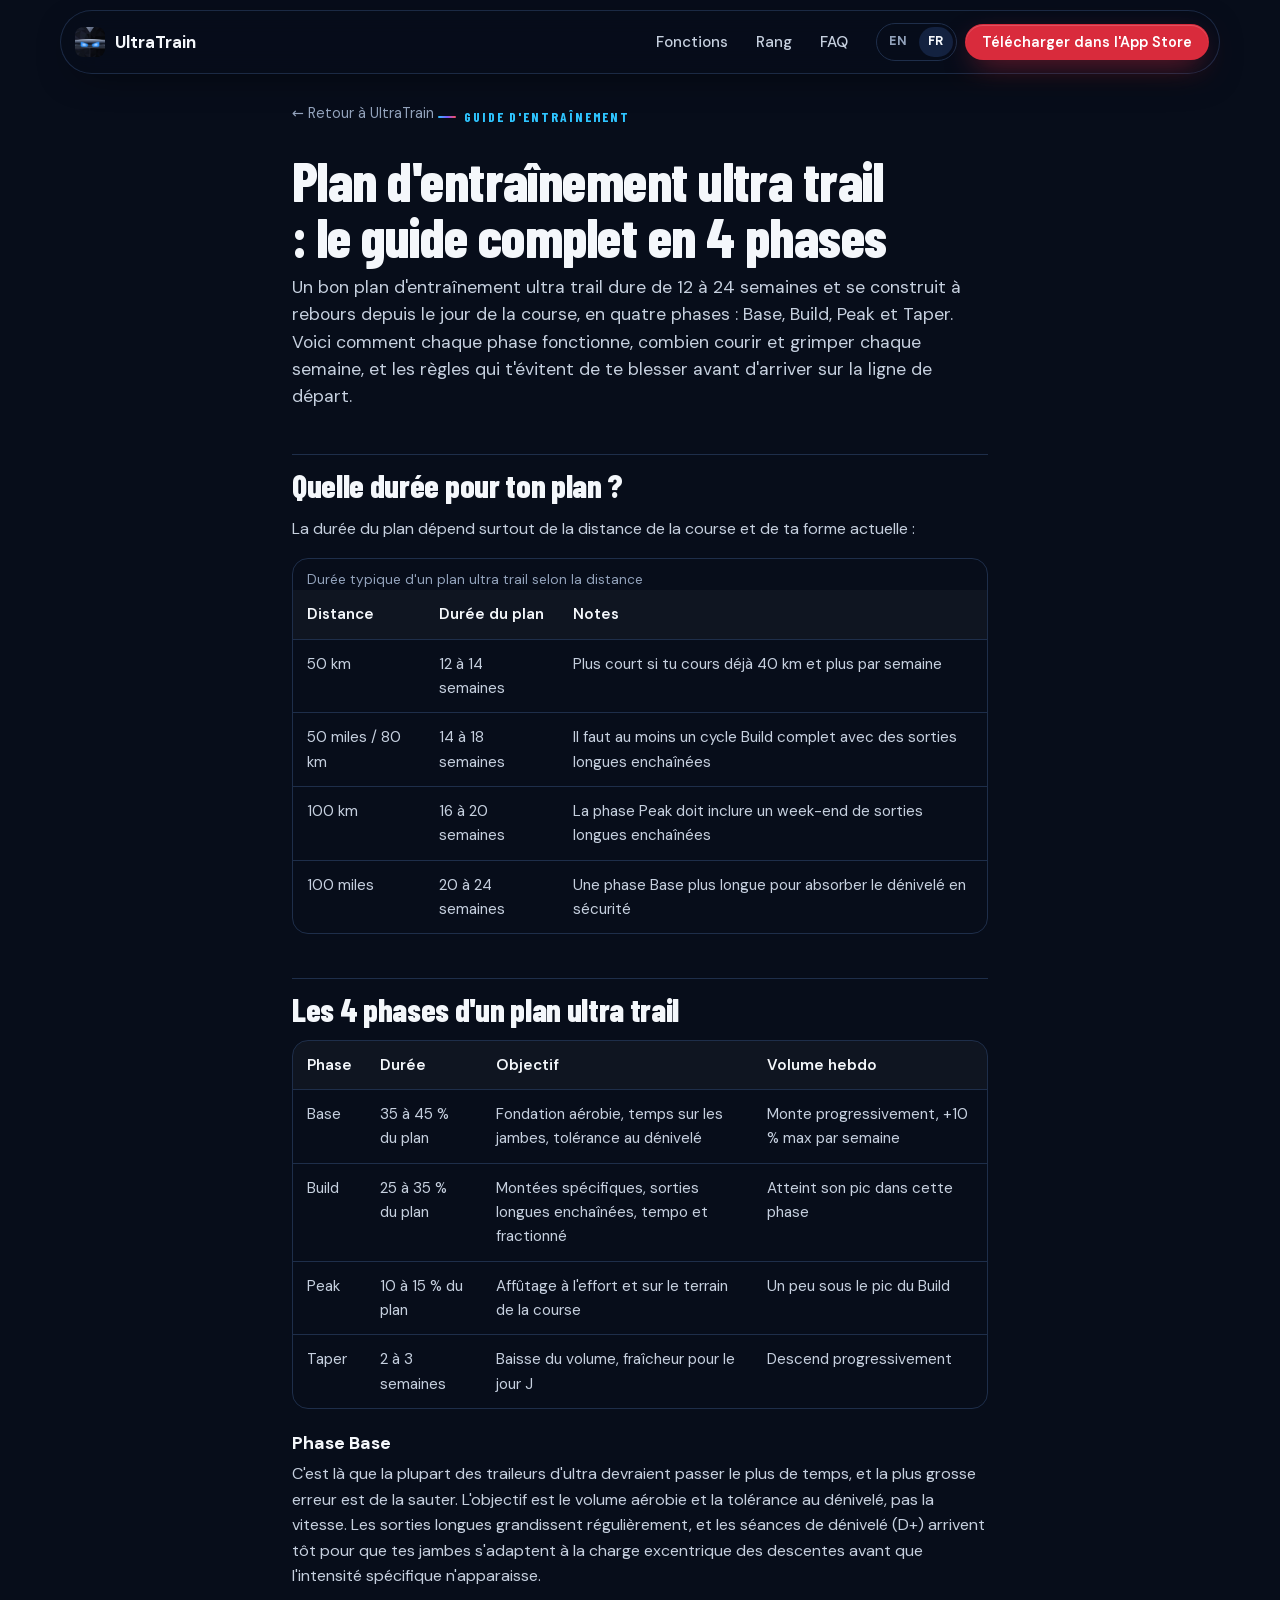
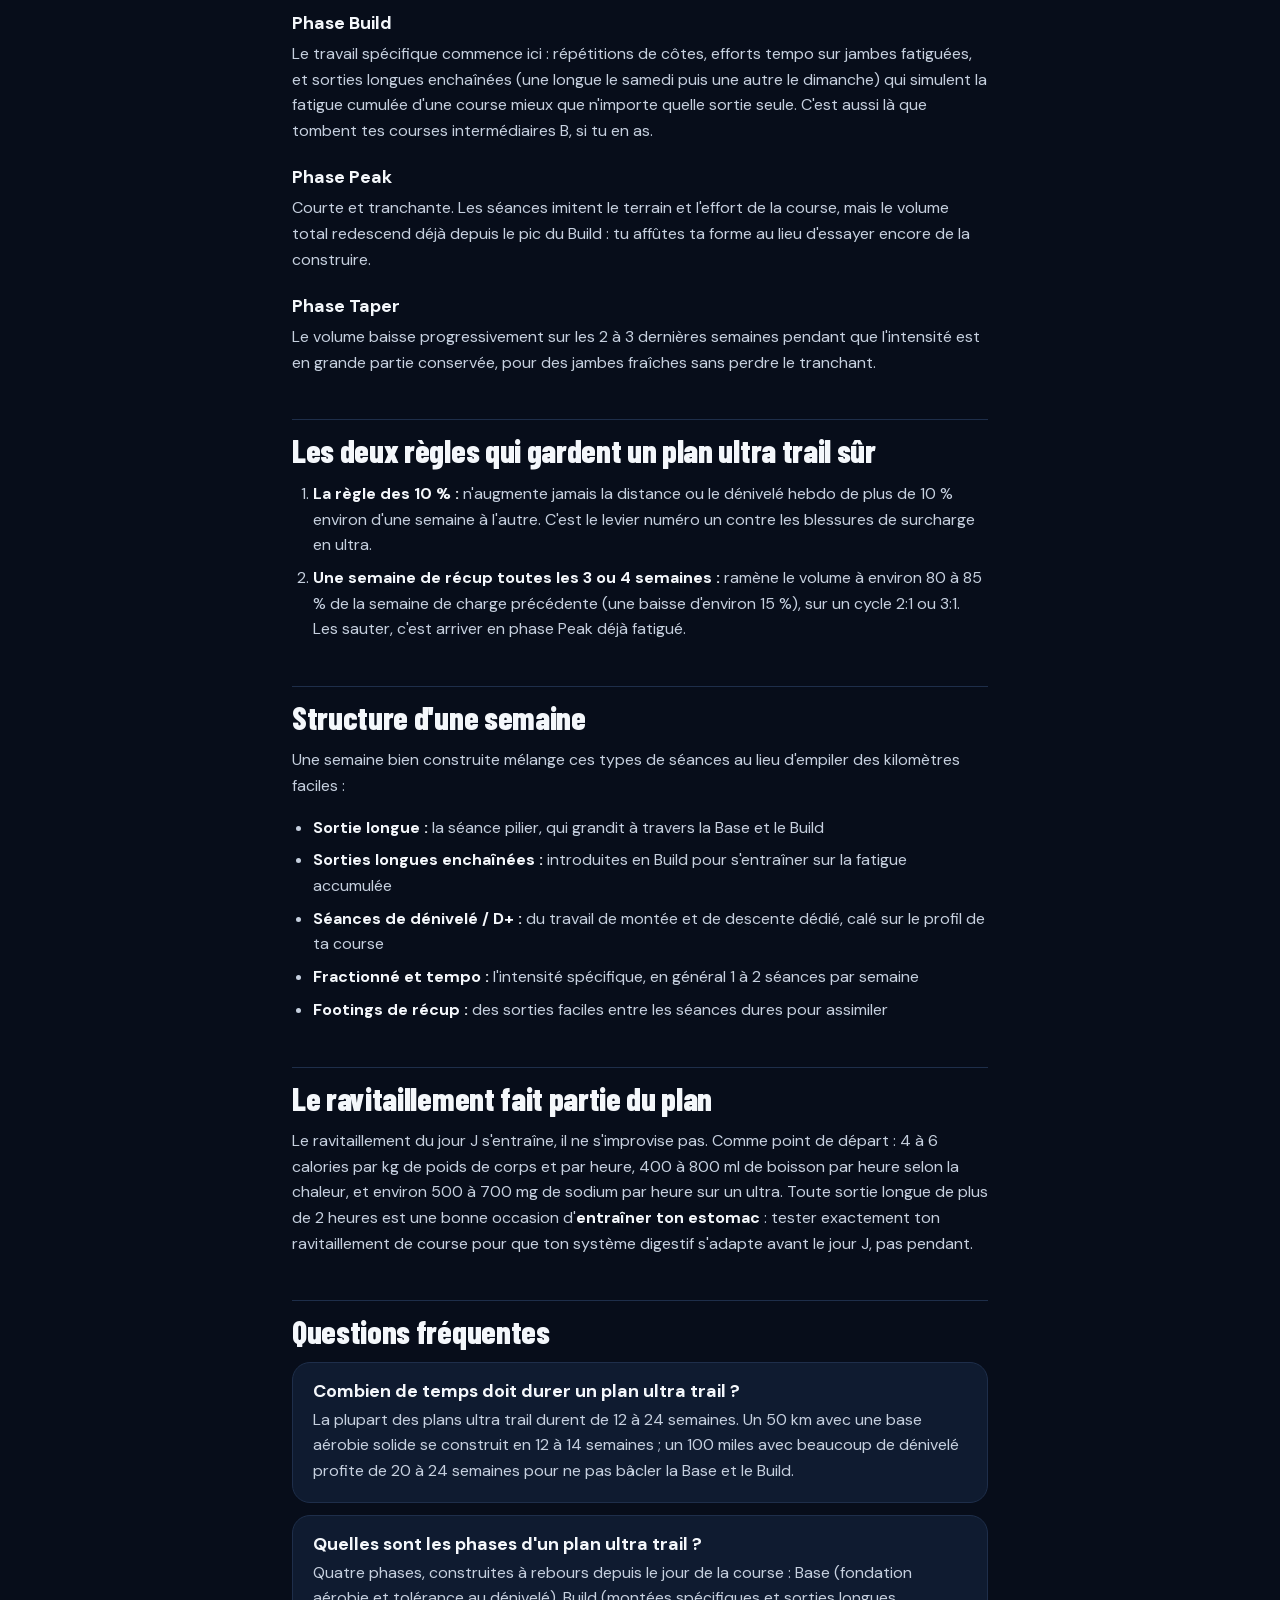
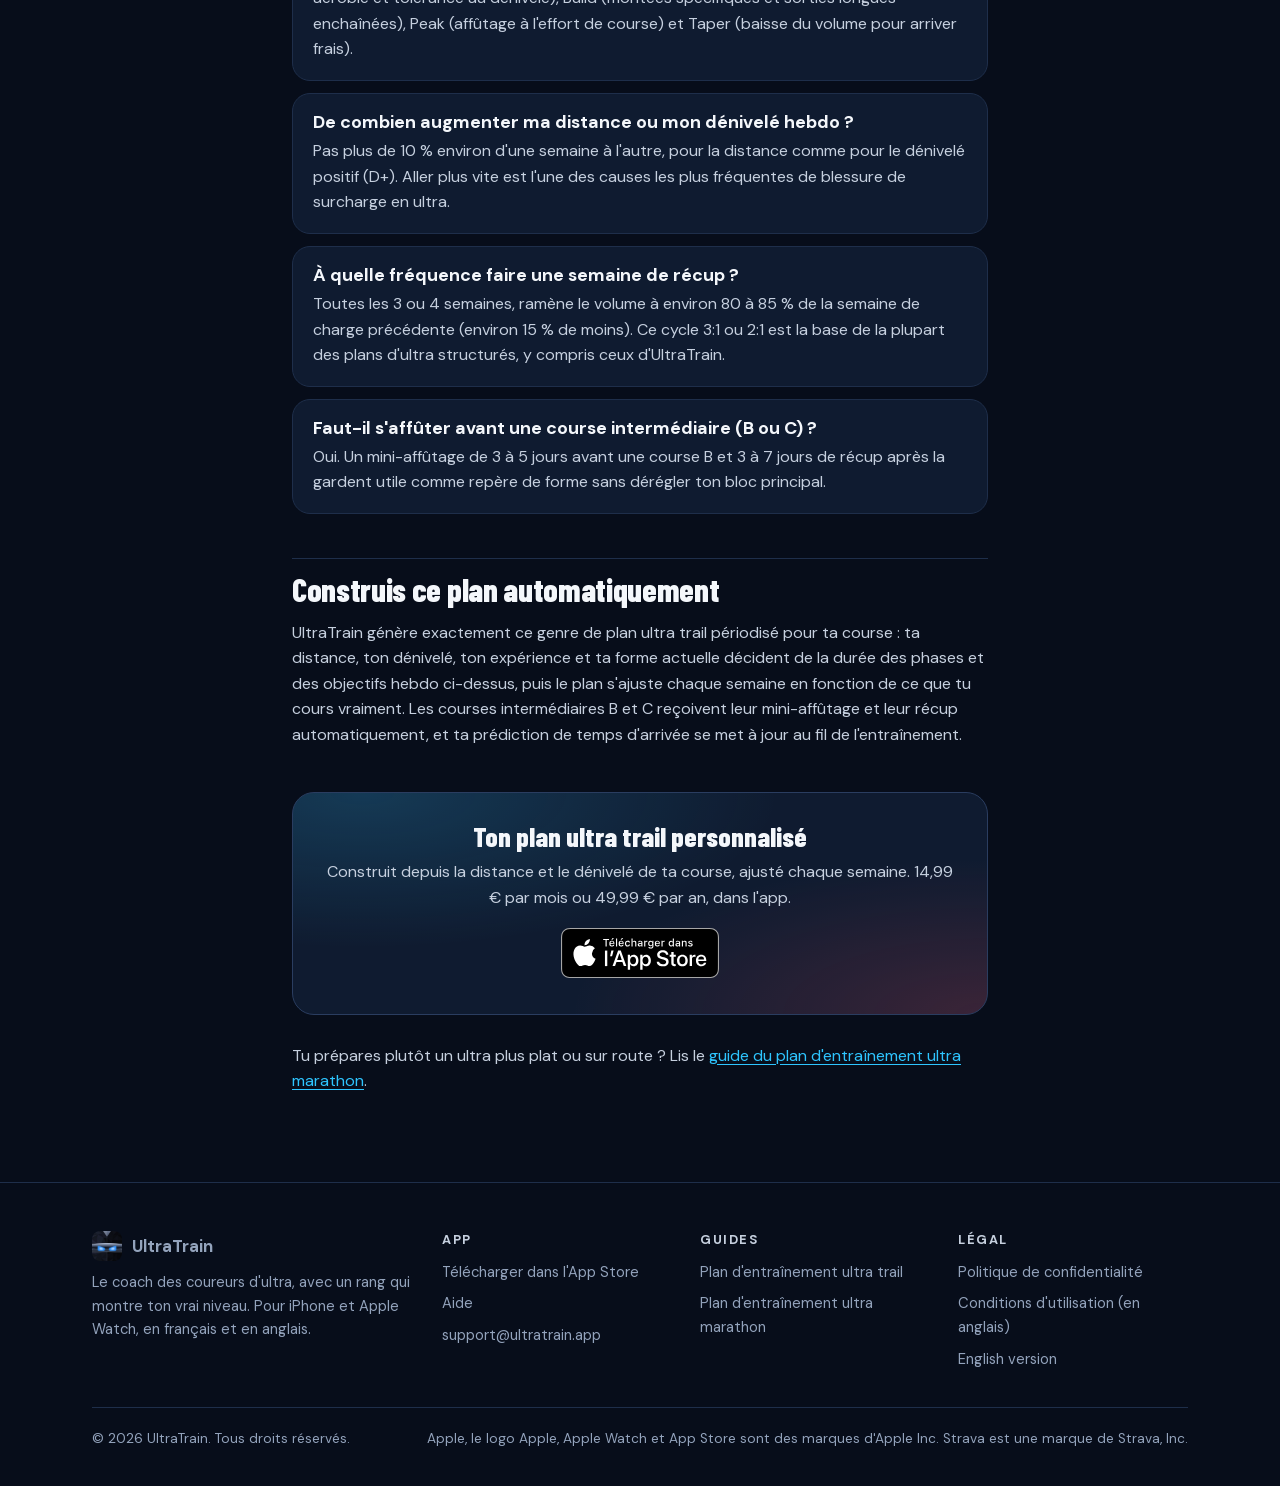
<file: fr/ultra-trail-training-plan.html>
<!DOCTYPE html>
<html lang="fr">
<head>
    <meta charset="UTF-8">
    <meta name="viewport" content="width=device-width, initial-scale=1.0">
    <title>Plan d'entraînement ultra trail : guide complet en 4 phases</title>
    <meta name="description" content="Un plan d'entraînement ultra trail complet : la structure en 4 phases (Base, Build, Peak, Taper), les volumes hebdo, les semaines de récup et le ravitaillement, construit sur la même logique qu'UltraTrain utilise pour générer ton plan.">
    <meta name="theme-color" content="#070D1A">
    <meta name="apple-itunes-app" content="app-id=6759983118">
    <link rel="icon" type="image/png" sizes="32x32" href="../assets/favicon-32.png">
    <link rel="icon" type="image/png" sizes="64x64" href="../assets/app-icon.png">
    <link rel="apple-touch-icon" href="../assets/app-icon-large.png">
    <link rel="canonical" href="https://ultratrain.app/fr/ultra-trail-training-plan.html">
    <link rel="alternate" hreflang="en" href="https://ultratrain.app/ultra-trail-training-plan.html">
    <link rel="alternate" hreflang="fr" href="https://ultratrain.app/fr/ultra-trail-training-plan.html">
    <link rel="alternate" hreflang="x-default" href="https://ultratrain.app/ultra-trail-training-plan.html">
    <meta property="og:title" content="Plan d'entraînement ultra trail : guide complet en 4 phases">
    <meta property="og:description" content="La structure en 4 phases, les volumes hebdo, les semaines de récup et le ravitaillement derrière un plan ultra trail complet.">
    <meta property="og:image" content="https://ultratrain.app/assets/og/og-home-fr.png">
    <meta property="og:image:width" content="1200">
    <meta property="og:image:height" content="630">
    <meta property="og:url" content="https://ultratrain.app/fr/ultra-trail-training-plan.html">
    <meta property="og:type" content="article">
    <meta property="og:site_name" content="UltraTrain">
    <meta property="og:locale" content="fr_FR">
    <meta name="twitter:card" content="summary_large_image">
    <meta name="twitter:title" content="Plan d'entraînement ultra trail : guide complet en 4 phases">
    <meta name="twitter:description" content="La structure en 4 phases, les volumes hebdo, les semaines de récup et le ravitaillement derrière un plan ultra trail complet.">
    <meta name="twitter:image" content="https://ultratrain.app/assets/og/og-home-fr.png">
    <link rel="preload" href="../assets/fonts/DMSans-latin.woff2" as="font" type="font/woff2" crossorigin>
    <link rel="stylesheet" href="../assets/site.css">
    <script type="application/ld+json">
{
  "@context": "https://schema.org",
  "@graph": [
    {
      "@type": "Article",
      "headline": "Plan d'entraînement ultra trail : le guide complet en 4 phases",
      "description": "Un plan d'entraînement ultra trail complet : la structure en 4 phases (Base, Build, Peak, Taper), les volumes hebdo, les semaines de récup et le ravitaillement, construit sur la même logique qu'UltraTrain utilise pour générer ton plan.",
      "inLanguage": "fr",
      "author": {
        "@type": "Organization",
        "name": "UltraTrain"
      },
      "publisher": {
        "@type": "Organization",
        "name": "UltraTrain",
        "logo": {
          "@type": "ImageObject",
          "url": "https://ultratrain.app/assets/icon-512.png"
        }
      },
      "mainEntityOfPage": "https://ultratrain.app/fr/ultra-trail-training-plan.html",
      "datePublished": "2026-10-24",
      "dateModified": "2026-10-24"
    },
    {
      "@type": "FAQPage",
      "inLanguage": "fr",
      "mainEntity": [
        {
          "@type": "Question",
          "name": "Combien de temps doit durer un plan ultra trail ?",
          "acceptedAnswer": {
            "@type": "Answer",
            "text": "La plupart des plans ultra trail durent de 12 à 24 semaines. Un 50 km avec une base aérobie solide se construit en 12 à 14 semaines ; un 100 miles avec beaucoup de dénivelé profite de 20 à 24 semaines pour ne pas bâcler la Base et le Build."
          }
        },
        {
          "@type": "Question",
          "name": "Quelles sont les phases d'un plan ultra trail ?",
          "acceptedAnswer": {
            "@type": "Answer",
            "text": "Quatre phases, construites à rebours depuis le jour de la course : Base (fondation aérobie et tolérance au dénivelé), Build (montées spécifiques et sorties longues enchaînées), Peak (affûtage à l'effort de course) et Taper (baisse du volume pour arriver frais)."
          }
        },
        {
          "@type": "Question",
          "name": "De combien augmenter ma distance ou mon dénivelé hebdo ?",
          "acceptedAnswer": {
            "@type": "Answer",
            "text": "Pas plus de 10 % environ d'une semaine à l'autre, pour la distance comme pour le dénivelé positif (D+). Aller plus vite est l'une des causes les plus fréquentes de blessure de surcharge en ultra."
          }
        },
        {
          "@type": "Question",
          "name": "À quelle fréquence faire une semaine de récup ?",
          "acceptedAnswer": {
            "@type": "Answer",
            "text": "Toutes les 3 ou 4 semaines, ramène le volume à environ 80 à 85 % de la semaine de charge précédente (environ 15 % de moins). Ce cycle 3:1 ou 2:1 est la base de la plupart des plans d'ultra structurés, y compris ceux d'UltraTrain."
          }
        },
        {
          "@type": "Question",
          "name": "Faut-il s'affûter avant une course intermédiaire (B ou C) ?",
          "acceptedAnswer": {
            "@type": "Answer",
            "text": "Oui. Un mini-affûtage de 3 à 5 jours avant une course B et 3 à 7 jours de récup après la gardent utile comme repère de forme sans dérégler ton bloc principal."
          }
        }
      ]
    }
  ]
}
    </script>
</head>
<body>
<a class="skip-link" href="#main">Aller au contenu</a>

<header class="nav">
    <div class="nav-inner">
        <a class="brand" href="/fr/" aria-label="Accueil UltraTrain"><img src="../assets/app-icon-large.png" width="30" height="30" alt="">UltraTrain</a>
        <nav class="nav-links" aria-label="Navigation principale">
            <a href="/fr/#features">Fonctions</a>
            <a href="/fr/#rank">Rang</a>
            <a href="/fr/#faq">FAQ</a>
        </nav>
        <div class="lang" aria-label="Langue">
            <a href="/ultra-trail-training-plan.html" lang="en" hreflang="en">EN</a>
            <span aria-current="true" lang="fr">FR</span>
        </div>
        <a class="btn btn-primary btn-sm nav-cta" href="https://apps.apple.com/fr/app/ultratrain/id6759983118">Télécharger dans l'App Store</a>
        <a class="nav-store-icon" href="https://apps.apple.com/fr/app/ultratrain/id6759983118" aria-label="Télécharger dans l'App Store">
            <svg viewBox="0 0 24 24" fill="currentColor" aria-hidden="true"><path d="M16.37 12.7c-.03-2.6 2.12-3.85 2.22-3.91-1.21-1.77-3.09-2.01-3.76-2.04-1.6-.16-3.12.94-3.93.94-.81 0-2.06-.92-3.39-.89-1.74.03-3.35 1.01-4.25 2.57-1.81 3.14-.46 7.79 1.3 10.34.86 1.25 1.89 2.65 3.24 2.6 1.3-.05 1.79-.84 3.36-.84 1.57 0 2.01.84 3.39.81 1.4-.02 2.29-1.27 3.14-2.52.99-1.45 1.4-2.85 1.42-2.92-.03-.01-2.72-1.04-2.74-4.14zM13.8 5.06c.71-.87 1.2-2.07 1.07-3.27-1.03.04-2.28.69-3.02 1.55-.66.77-1.24 1.99-1.09 3.17 1.15.09 2.33-.58 3.04-1.45z"/></svg>
        </a>
        <button class="nav-toggle" type="button" aria-expanded="false" aria-controls="menu" aria-label="Menu">
            <svg viewBox="0 0 24 24" fill="none" stroke="currentColor" stroke-width="2" stroke-linecap="round" aria-hidden="true"><path d="M4 7h16M4 12h16M4 17h16"/></svg>
        </button>
    </div>
    <div class="nav-menu" id="menu" data-open="false">
        <a href="/fr/#features">Fonctions</a>
        <a href="/fr/#rank">Rang</a>
        <a href="/fr/#faq">FAQ</a>
        <a href="support.html">Aide</a>
        <a class="btn btn-primary" href="https://apps.apple.com/fr/app/ultratrain/id6759983118">Télécharger dans l'App Store</a>
    </div>
</header>

<main id="main" class="page">
<div class="container">
    <a href="/fr/" class="back">&larr; Retour à UltraTrain</a>

    <span class="eyebrow">Guide d'entraînement</span>
    <h1>Plan d'entraînement ultra trail : le guide complet en 4 phases</h1>
    <p class="subtitle">Un bon plan d'entraînement ultra trail dure de 12 à 24 semaines et se construit à rebours depuis le jour de la course, en quatre phases : Base, Build, Peak et Taper. Voici comment chaque phase fonctionne, combien courir et grimper chaque semaine, et les règles qui t'évitent de te blesser avant d'arriver sur la ligne de départ.</p>

    <h2>Quelle durée pour ton plan ?</h2>
    <p>La durée du plan dépend surtout de la distance de la course et de ta forme actuelle :</p>
    <div class="overflow">
    <table>
        <caption>Durée typique d'un plan ultra trail selon la distance</caption>
        <thead><tr><th>Distance</th><th>Durée du plan</th><th>Notes</th></tr></thead>
        <tbody>
            <tr><td>50 km</td><td>12 à 14 semaines</td><td>Plus court si tu cours déjà 40 km et plus par semaine</td></tr>
            <tr><td>50 miles / 80 km</td><td>14 à 18 semaines</td><td>Il faut au moins un cycle Build complet avec des sorties longues enchaînées</td></tr>
            <tr><td>100 km</td><td>16 à 20 semaines</td><td>La phase Peak doit inclure un week-end de sorties longues enchaînées</td></tr>
            <tr><td>100 miles</td><td>20 à 24 semaines</td><td>Une phase Base plus longue pour absorber le dénivelé en sécurité</td></tr>
        </tbody>
    </table>
    </div>

    <h2>Les 4 phases d'un plan ultra trail</h2>
    <div class="overflow">
    <table>
        <thead><tr><th>Phase</th><th>Durée</th><th>Objectif</th><th>Volume hebdo</th></tr></thead>
        <tbody>
            <tr><td>Base</td><td>35 à 45 % du plan</td><td>Fondation aérobie, temps sur les jambes, tolérance au dénivelé</td><td>Monte progressivement, +10 % max par semaine</td></tr>
            <tr><td>Build</td><td>25 à 35 % du plan</td><td>Montées spécifiques, sorties longues enchaînées, tempo et fractionné</td><td>Atteint son pic dans cette phase</td></tr>
            <tr><td>Peak</td><td>10 à 15 % du plan</td><td>Affûtage à l'effort et sur le terrain de la course</td><td>Un peu sous le pic du Build</td></tr>
            <tr><td>Taper</td><td>2 à 3 semaines</td><td>Baisse du volume, fraîcheur pour le jour J</td><td>Descend progressivement</td></tr>
        </tbody>
    </table>
    </div>

    <h3>Phase Base</h3>
    <p>C'est là que la plupart des traileurs d'ultra devraient passer le plus de temps, et la plus grosse erreur est de la sauter. L'objectif est le volume aérobie et la tolérance au dénivelé, pas la vitesse. Les sorties longues grandissent régulièrement, et les séances de dénivelé (D+) arrivent tôt pour que tes jambes s'adaptent à la charge excentrique des descentes avant que l'intensité spécifique n'apparaisse.</p>

    <h3>Phase Build</h3>
    <p>Le travail spécifique commence ici : répétitions de côtes, efforts tempo sur jambes fatiguées, et sorties longues enchaînées (une longue le samedi puis une autre le dimanche) qui simulent la fatigue cumulée d'une course mieux que n'importe quelle sortie seule. C'est aussi là que tombent tes courses intermédiaires B, si tu en as.</p>

    <h3>Phase Peak</h3>
    <p>Courte et tranchante. Les séances imitent le terrain et l'effort de la course, mais le volume total redescend déjà depuis le pic du Build : tu affûtes ta forme au lieu d'essayer encore de la construire.</p>

    <h3>Phase Taper</h3>
    <p>Le volume baisse progressivement sur les 2 à 3 dernières semaines pendant que l'intensité est en grande partie conservée, pour des jambes fraîches sans perdre le tranchant.</p>

    <h2>Les deux règles qui gardent un plan ultra trail sûr</h2>
    <ol>
        <li><strong>La règle des 10 % :</strong> n'augmente jamais la distance ou le dénivelé hebdo de plus de 10 % environ d'une semaine à l'autre. C'est le levier numéro un contre les blessures de surcharge en ultra.</li>
        <li><strong>Une semaine de récup toutes les 3 ou 4 semaines :</strong> ramène le volume à environ 80 à 85 % de la semaine de charge précédente (une baisse d'environ 15 %), sur un cycle 2:1 ou 3:1. Les sauter, c'est arriver en phase Peak déjà fatigué.</li>
    </ol>

    <h2>Structure d'une semaine</h2>
    <p>Une semaine bien construite mélange ces types de séances au lieu d'empiler des kilomètres faciles :</p>
    <ul>
        <li><strong>Sortie longue :</strong> la séance pilier, qui grandit à travers la Base et le Build</li>
        <li><strong>Sorties longues enchaînées :</strong> introduites en Build pour s'entraîner sur la fatigue accumulée</li>
        <li><strong>Séances de dénivelé / D+ :</strong> du travail de montée et de descente dédié, calé sur le profil de ta course</li>
        <li><strong>Fractionné et tempo :</strong> l'intensité spécifique, en général 1 à 2 séances par semaine</li>
        <li><strong>Footings de récup :</strong> des sorties faciles entre les séances dures pour assimiler</li>
    </ul>

    <h2>Le ravitaillement fait partie du plan</h2>
    <p>Le ravitaillement du jour J s'entraîne, il ne s'improvise pas. Comme point de départ : 4 à 6 calories par kg de poids de corps et par heure, 400 à 800 ml de boisson par heure selon la chaleur, et environ 500 à 700 mg de sodium par heure sur un ultra. Toute sortie longue de plus de 2 heures est une bonne occasion d'<strong>entraîner ton estomac</strong> : tester exactement ton ravitaillement de course pour que ton système digestif s'adapte avant le jour J, pas pendant.</p>

    <h2>Questions fréquentes</h2>
    <div class="faq-item">
        <h3>Combien de temps doit durer un plan ultra trail ?</h3>
        <p>La plupart des plans ultra trail durent de 12 à 24 semaines. Un 50 km avec une base aérobie solide se construit en 12 à 14 semaines ; un 100 miles avec beaucoup de dénivelé profite de 20 à 24 semaines pour ne pas bâcler la Base et le Build.</p>
    </div>
    <div class="faq-item">
        <h3>Quelles sont les phases d'un plan ultra trail ?</h3>
        <p>Quatre phases, construites à rebours depuis le jour de la course : Base (fondation aérobie et tolérance au dénivelé), Build (montées spécifiques et sorties longues enchaînées), Peak (affûtage à l'effort de course) et Taper (baisse du volume pour arriver frais).</p>
    </div>
    <div class="faq-item">
        <h3>De combien augmenter ma distance ou mon dénivelé hebdo ?</h3>
        <p>Pas plus de 10 % environ d'une semaine à l'autre, pour la distance comme pour le dénivelé positif (D+). Aller plus vite est l'une des causes les plus fréquentes de blessure de surcharge en ultra.</p>
    </div>
    <div class="faq-item">
        <h3>À quelle fréquence faire une semaine de récup ?</h3>
        <p>Toutes les 3 ou 4 semaines, ramène le volume à environ 80 à 85 % de la semaine de charge précédente (environ 15 % de moins). Ce cycle 3:1 ou 2:1 est la base de la plupart des plans d'ultra structurés, y compris ceux d'UltraTrain.</p>
    </div>
    <div class="faq-item">
        <h3>Faut-il s'affûter avant une course intermédiaire (B ou C) ?</h3>
        <p>Oui. Un mini-affûtage de 3 à 5 jours avant une course B et 3 à 7 jours de récup après la gardent utile comme repère de forme sans dérégler ton bloc principal.</p>
    </div>

    <h2>Construis ce plan automatiquement</h2>
    <p>UltraTrain génère exactement ce genre de plan ultra trail périodisé pour ta course : ta distance, ton dénivelé, ton expérience et ta forme actuelle décident de la durée des phases et des objectifs hebdo ci-dessus, puis le plan s'ajuste chaque semaine en fonction de ce que tu cours vraiment. Les courses intermédiaires B et C reçoivent leur mini-affûtage et leur récup automatiquement, et ta prédiction de temps d'arrivée se met à jour au fil de l'entraînement.</p>

    <div class="cta-card">
        <h3>Ton plan ultra trail personnalisé</h3>
        <p>Construit depuis la distance et le dénivelé de ta course, ajusté chaque semaine. 14,99 € par mois ou 49,99 € par an, dans l'app.</p>
        <a class="app-store" href="https://apps.apple.com/fr/app/ultratrain/id6759983118"><img src="../assets/img/app-store-badge-fr.svg" width="158" height="50" alt="Télécharger dans l'App Store" loading="lazy"></a>
    </div>

    <p class="related">Tu prépares plutôt un ultra plus plat ou sur route ? Lis le <a href="ultra-marathon-training-plan.html">guide du plan d'entraînement ultra marathon</a>.</p>
</div>
</main>

<footer class="footer">
    <div class="container">
        <div class="footer-grid">
            <div>
                <a class="brand" href="/fr/"><img src="../assets/app-icon-large.png" width="30" height="30" alt="">UltraTrain</a>
                <p>Le coach des coureurs d'ultra, avec un rang qui montre ton vrai niveau. Pour iPhone et Apple Watch, en français et en anglais.</p>
            </div>
            <div>
                <h3 class="footer-h">App</h3>
                <ul>
                    <li><a href="https://apps.apple.com/fr/app/ultratrain/id6759983118">Télécharger dans l'App Store</a></li>
                    <li><a href="support.html">Aide</a></li>
                    <li><a href="mailto:support@ultratrain.app">support@ultratrain.app</a></li>
                </ul>
            </div>
            <div>
                <h3 class="footer-h">Guides</h3>
                <ul>
                    <li><a href="ultra-trail-training-plan.html">Plan d'entraînement ultra trail</a></li>
                    <li><a href="ultra-marathon-training-plan.html">Plan d'entraînement ultra marathon</a></li>
                </ul>
            </div>
            <div>
                <h3 class="footer-h">Légal</h3>
                <ul>
                    <li><a href="privacy.html">Politique de confidentialité</a></li>
                    <li><a href="../terms.html" hreflang="en">Conditions d'utilisation (en anglais)</a></li>
                    <li><a href="/ultra-trail-training-plan.html" lang="en" hreflang="en">English version</a></li>
                </ul>
            </div>
        </div>
        <div class="footer-bottom">
            <span>&copy; 2026 UltraTrain. Tous droits réservés.</span>
            <span>Apple, le logo Apple, Apple Watch et App Store sont des marques d'Apple Inc. Strava est une marque de Strava, Inc.</span>
        </div>
    </div>
</footer>

<script src="../assets/site.js" defer></script>
</body>
</html>
</file>
<file: assets/site.css>
/* UltraTrain 2.0 website: shared tokens, shell and components. No build step. */

@font-face {
  font-family: "DM Sans";
  font-style: normal;
  font-weight: 400 700;
  font-display: swap;
  src: url("fonts/DMSans-latin.woff2") format("woff2");
  unicode-range: U+0000-00FF, U+0131, U+0152-0153, U+02BB-02BC, U+02C6, U+02DA, U+02DC, U+0304, U+0308, U+0329, U+2000-206F, U+20AC, U+2122, U+2191, U+2193, U+2212, U+2215, U+FEFF, U+FFFD;
}
@font-face {
  font-family: "Barlow Condensed";
  font-style: normal;
  font-weight: 700;
  font-display: swap;
  src: url("fonts/BarlowCondensed-700-latin.woff2") format("woff2");
}
@font-face {
  font-family: "Barlow Condensed";
  font-style: normal;
  font-weight: 800;
  font-display: swap;
  src: url("fonts/BarlowCondensed-800-latin.woff2") format("woff2");
}

:root {
  --bg: #070D1A;
  --surface: #0F1B30;
  --surface-2: #132240;
  --border: #1E2E4A;
  --border-strong: #2A3D60;
  --cyan: #2EC5FF;
  --violet: #7A5CFF;
  --red: #D92B3C;
  --coral: #FF4D5A;
  --muted: #93A3BC;
  --text: #F4F7FB;
  --text-dim: #C6D0DF;
  --neon: linear-gradient(90deg, #2EC5FF 0%, #7A5CFF 50%, #FF4D5A 100%);
  --radius: 20px;
  --radius-lg: 22px;
  --font-body: "DM Sans", system-ui, -apple-system, "Segoe UI", Roboto, sans-serif;
  --font-display: "SF Pro Display", -apple-system, BlinkMacSystemFont, "Barlow Condensed", "Roboto Condensed", system-ui, sans-serif;
  --gutter: 16px;
  --container: 1160px;
  --nav-h: 64px;
  --ease: cubic-bezier(.2, .7, .2, 1);
  color-scheme: dark;
}

*, *::before, *::after { box-sizing: border-box; }
html { scroll-behavior: smooth; -webkit-text-size-adjust: 100%; }
@media (prefers-reduced-motion: reduce) { html { scroll-behavior: auto; } }

body {
  margin: 0;
  background: var(--bg);
  color: var(--text);
  font-family: var(--font-body);
  font-size: 1rem;
  line-height: 1.6;
  -webkit-font-smoothing: antialiased;
  overflow-x: hidden;
}

img, svg, picture { display: block; max-width: 100%; }
a { color: var(--cyan); text-decoration: none; }
a:hover { text-decoration: underline; }
button { font: inherit; color: inherit; background: none; border: 0; cursor: pointer; }
:focus-visible { outline: 2px solid var(--cyan); outline-offset: 3px; border-radius: 6px; }
.sr-only { position: absolute; width: 1px; height: 1px; padding: 0; margin: -1px; overflow: hidden; clip: rect(0 0 0 0); white-space: nowrap; border: 0; }

.skip-link { position: absolute; left: 16px; top: -60px; z-index: 100; background: var(--surface); border: 1px solid var(--border); padding: 10px 14px; border-radius: 999px; color: var(--text); }
.skip-link:focus { top: 12px; }

/* Type */
.display, h1, h2, h3 {
  font-family: var(--font-display);
  font-stretch: condensed;
  font-weight: 800;
  letter-spacing: -0.01em;
  line-height: 1.02;
  margin: 0;
  text-wrap: balance;
}
h1 { font-size: clamp(2.6rem, 9vw, 4.9rem); }
h2 { font-size: clamp(2.1rem, 6.2vw, 3.4rem); }
h3 { font-size: clamp(1.35rem, 3.2vw, 1.7rem); font-weight: 700; line-height: 1.12; }
p { margin: 0 0 1em; }
.lead { font-size: clamp(1.05rem, 1.6vw, 1.2rem); color: var(--text-dim); line-height: 1.55; }
.muted { color: var(--muted); }
.eyebrow {
  display: inline-flex; align-items: center; gap: 8px;
  font-family: var(--font-display); font-stretch: condensed; font-weight: 700;
  font-size: .85rem; letter-spacing: .14em; text-transform: uppercase; color: var(--cyan);
  margin: 0 0 14px;
}
.eyebrow::before { content: ""; width: 18px; height: 2px; background: var(--neon); border-radius: 2px; }
.gradient-text { background: var(--neon); -webkit-background-clip: text; background-clip: text; color: transparent; }

.container { width: 100%; max-width: var(--container); margin: 0 auto; padding: 0 var(--gutter); }
@media (min-width: 760px) { :root { --gutter: 32px; } }

/* Buttons and chips */
.btn {
  display: inline-flex; align-items: center; justify-content: center; gap: 10px;
  padding: 14px 22px; border-radius: 999px; font-weight: 600; font-size: 1rem; line-height: 1;
  border: 1px solid transparent; transition: transform .25s var(--ease), box-shadow .25s var(--ease), background .25s;
  white-space: nowrap;
}
.btn:hover { text-decoration: none; transform: translateY(-1px); }
.btn-primary { background: var(--red); color: #fff; box-shadow: 0 10px 30px -10px rgba(217, 43, 60, .75), inset 0 1px 0 rgba(255,255,255,.18); }
.btn-primary:hover { background: #E63A4B; box-shadow: 0 14px 34px -10px rgba(217, 43, 60, .9); }
.btn-ghost { background: rgba(15, 27, 48, .6); border-color: var(--border); color: var(--text); }
.btn-ghost:hover { border-color: var(--border-strong); background: var(--surface); }
.btn-sm { padding: 10px 16px; font-size: .9rem; }

.app-store { display: inline-block; line-height: 0; border-radius: 10px; transition: transform .25s var(--ease), filter .25s; }
.app-store img { height: 50px; width: auto; }
.app-store:hover { transform: translateY(-1px); filter: brightness(1.08); }

.chips { display: flex; flex-wrap: wrap; gap: 10px; }
.chip {
  display: inline-flex; align-items: center; gap: 8px;
  padding: 8px 14px; border-radius: 999px; font-size: .86rem; font-weight: 500; color: var(--text-dim);
  background: rgba(15, 27, 48, .7); border: 1px solid var(--border);
}
.chip svg { width: 16px; height: 16px; color: var(--cyan); flex: none; }

/* Cards */
.card {
  background: var(--surface); border: 1px solid var(--border); border-radius: var(--radius);
  box-shadow: inset 0 1px 0 rgba(255,255,255,.04), 0 24px 60px -40px rgba(0,0,0,.8);
}

/* Nav */
.nav {
  position: fixed; inset: 0 0 auto 0; z-index: 50; padding: 10px var(--gutter);
  pointer-events: none;
}
.nav-inner {
  pointer-events: auto; max-width: var(--container); margin: 0 auto;
  display: flex; align-items: center; gap: 8px; height: var(--nav-h);
  padding: 0 10px 0 14px; border-radius: 999px;
  background: rgba(7, 13, 26, .72); border: 1px solid rgba(30, 46, 74, .9);
  backdrop-filter: blur(18px) saturate(1.3); -webkit-backdrop-filter: blur(18px) saturate(1.3);
  box-shadow: 0 10px 40px -20px rgba(0,0,0,.9);
}
.brand { display: inline-flex; align-items: center; gap: 10px; color: var(--text); font-weight: 700; font-size: 1.05rem; margin-right: auto; }
.brand:hover { text-decoration: none; }
.brand img { width: 30px; height: 30px; border-radius: 8px; }
.nav-links { display: none; align-items: center; gap: 4px; margin: 0 8px; }
.nav-links a { color: var(--text-dim); font-weight: 500; font-size: .95rem; padding: 8px 12px; border-radius: 999px; }
.nav-links a:hover { color: var(--text); background: rgba(255,255,255,.05); text-decoration: none; }
.lang { display: inline-flex; align-items: center; border: 1px solid var(--border); border-radius: 999px; padding: 3px; gap: 2px; }
.lang a, .lang span { font-size: .78rem; font-weight: 700; letter-spacing: .06em; padding: 5px 9px; border-radius: 999px; color: var(--muted); }
.lang [aria-current] { background: var(--surface-2); color: var(--text); }
.lang a:hover { text-decoration: none; color: var(--text); }
.nav-cta { display: none; }
.nav-store-icon { display: inline-flex; width: 40px; height: 40px; align-items: center; justify-content: center; border-radius: 999px; background: #fff; color: #000; }
.nav-store-icon svg { width: 18px; height: 18px; }
.nav-toggle { width: 40px; height: 40px; border-radius: 999px; display: inline-flex; align-items: center; justify-content: center; border: 1px solid var(--border); }
.nav-toggle svg { width: 18px; height: 18px; }
.nav-menu {
  pointer-events: auto; max-width: var(--container); margin: 8px auto 0; padding: 8px;
  border-radius: 22px; background: rgba(7, 13, 26, .92); border: 1px solid var(--border);
  backdrop-filter: blur(18px); -webkit-backdrop-filter: blur(18px);
  display: none; flex-direction: column;
}
.nav-menu[data-open="true"] { display: flex; }
.nav-menu a { padding: 12px 14px; border-radius: 14px; color: var(--text); font-weight: 500; }
.nav-menu a:hover { background: rgba(255,255,255,.05); text-decoration: none; }
.nav-menu .btn { margin: 6px; }
@media (min-width: 900px) {
  .nav-links { display: inline-flex; }
  .nav-cta { display: inline-flex; }
  .nav-store-icon, .nav-toggle, .nav-menu { display: none !important; }
}

/* Sections */
main { padding-top: calc(var(--nav-h) + 20px); }
.section { padding: clamp(64px, 9vw, 112px) 0; position: relative; }
.section-head { max-width: 720px; margin-bottom: clamp(32px, 5vw, 56px); }
.section-head.center { margin-left: auto; margin-right: auto; text-align: center; }
.section-head.center .eyebrow { justify-content: center; }
.section-head .lead { margin-top: 16px; }

/* Ultra speech bubble */
.ultra-note { display: flex; align-items: flex-end; gap: 14px; max-width: 560px; }
.ultra-note picture { flex: none; }
.ultra-note img { width: 88px; height: 88px; flex: none; filter: drop-shadow(0 10px 24px rgba(46, 197, 255, .35)); }
.ultra-note.float img { animation: ultra-float 6s ease-in-out infinite; }
.bubble {
  position: relative; background: var(--surface); border: 1px solid var(--border-strong);
  border-radius: 18px; padding: 14px 18px; color: var(--text); font-weight: 500; line-height: 1.45;
  box-shadow: 0 0 0 1px rgba(46,197,255,.08), 0 20px 50px -30px rgba(46,197,255,.5);
  min-height: 52px;
}
.bubble::before {
  content: ""; position: absolute; left: -7px; bottom: 22px; width: 12px; height: 12px;
  background: var(--surface); border-left: 1px solid var(--border-strong); border-bottom: 1px solid var(--border-strong);
  transform: rotate(45deg);
}
.bubble .caret { display: inline-block; width: 2px; height: 1em; background: var(--cyan); vertical-align: -0.15em; margin-left: 2px; animation: blink 1s steps(2) infinite; }
.bubble.done .caret { display: none; }
@keyframes blink { to { opacity: 0; } }
@keyframes ultra-float { 0%, 100% { transform: translateY(0); } 50% { transform: translateY(-10px); } }

/* Reveal and motion */
.reveal { opacity: 0; transform: translateY(22px); transition: opacity .7s var(--ease), transform .7s var(--ease); }
.reveal.in { opacity: 1; transform: none; }
.reveal[data-delay="1"] { transition-delay: .1s; }
.reveal[data-delay="2"] { transition-delay: .2s; }
.reveal[data-delay="3"] { transition-delay: .3s; }
.reveal[data-delay="4"] { transition-delay: .4s; }
@media (prefers-reduced-motion: reduce) {
  .reveal { opacity: 1; transform: none; transition: none; }
  .ultra-note.float img, .bubble .caret { animation: none; }
  .btn, .app-store { transition: none; }
}

/* Footer */
.footer { border-top: 1px solid var(--border); padding: 48px 0 36px; color: var(--muted); font-size: .92rem; }
.footer-grid { display: grid; gap: 28px; grid-template-columns: 1fr; }
.footer .brand { margin: 0 0 10px; }
.footer .footer-h { margin: 0 0 12px; font-family: var(--font-body); font-stretch: normal; font-size: .8rem; letter-spacing: .12em; text-transform: uppercase; color: var(--text-dim); font-weight: 700; line-height: 1.4; }
.footer ul { list-style: none; margin: 0; padding: 0; display: grid; gap: 8px; }
.footer a { color: var(--muted); }
.footer a:hover { color: var(--text); }
.footer-bottom { margin-top: 36px; padding-top: 20px; border-top: 1px solid var(--border); display: flex; flex-wrap: wrap; gap: 10px 24px; justify-content: space-between; font-size: .85rem; }
@media (min-width: 760px) { .footer-grid { grid-template-columns: 1.4fr 1fr 1fr 1fr; } }

/* Legal and article pages */
.page { padding: calc(var(--nav-h) + 36px) 0 72px; }
.page .container { max-width: 760px; }
.page .back { display: inline-flex; align-items: center; gap: 6px; color: var(--muted); font-size: .9rem; margin-bottom: 28px; }
.page .back:hover { color: var(--text); }
.page h1 { font-size: clamp(2.2rem, 7vw, 3.4rem); margin-bottom: 10px; }
.page .date, .page .subtitle { color: var(--muted); margin-bottom: 36px; }
.page .subtitle { font-size: 1.1rem; color: var(--text-dim); line-height: 1.55; }
.page h2 { font-size: clamp(1.5rem, 3.6vw, 2rem); margin: 44px 0 14px; padding-top: 14px; border-top: 1px solid var(--border); }
.page h3 { font-size: 1.12rem; font-family: var(--font-body); font-stretch: normal; font-weight: 700; letter-spacing: 0; margin: 24px 0 8px; }
.page p, .page li { color: var(--text-dim); }
.page p a, .page li a { text-decoration: underline; text-underline-offset: 3px; }
.page strong { color: var(--text); }
.page ul, .page ol { padding-left: 1.3em; margin: 0 0 1.1em; }
.page li { margin-bottom: .45em; }
.page .faq-item { background: var(--surface); border: 1px solid var(--border); border-radius: 18px; padding: 18px 20px; margin: 0 0 12px; }
.page .faq-item h3 { margin: 0 0 6px; }
.page .faq-item p { margin: 0; }
.page .overflow { overflow-x: auto; margin: 0 0 1.2em; border: 1px solid var(--border); border-radius: 16px; }
.page table { width: 100%; border-collapse: collapse; font-size: .95rem; min-width: 520px; }
.page caption { text-align: left; color: var(--muted); font-size: .85rem; padding: 10px 14px 0; caption-side: top; }
.page th, .page td { text-align: left; padding: 12px 14px; border-bottom: 1px solid var(--border); vertical-align: top; }
.page th { color: var(--text); font-weight: 600; background: rgba(255,255,255,.03); }
.page tr:last-child td { border-bottom: 0; }
.page td { color: var(--text-dim); }
.page .cta-card {
  margin: 44px 0 0; padding: 28px; border-radius: var(--radius-lg); text-align: center;
  background: radial-gradient(120% 140% at 10% 0%, rgba(46,197,255,.18), transparent 50%), radial-gradient(120% 140% at 100% 100%, rgba(255,77,90,.18), transparent 50%), var(--surface);
  border: 1px solid var(--border-strong);
}
.page .cta-card h3 { font-family: var(--font-display); font-stretch: condensed; font-weight: 800; font-size: 1.7rem; margin: 0 0 8px; }
.page .cta-card p { margin: 0 0 18px; }
.page .cta-card .app-store { margin: 0 auto; }
.page .related { margin-top: 28px; }
.page .contact-card { margin-top: 40px; }
</file>
